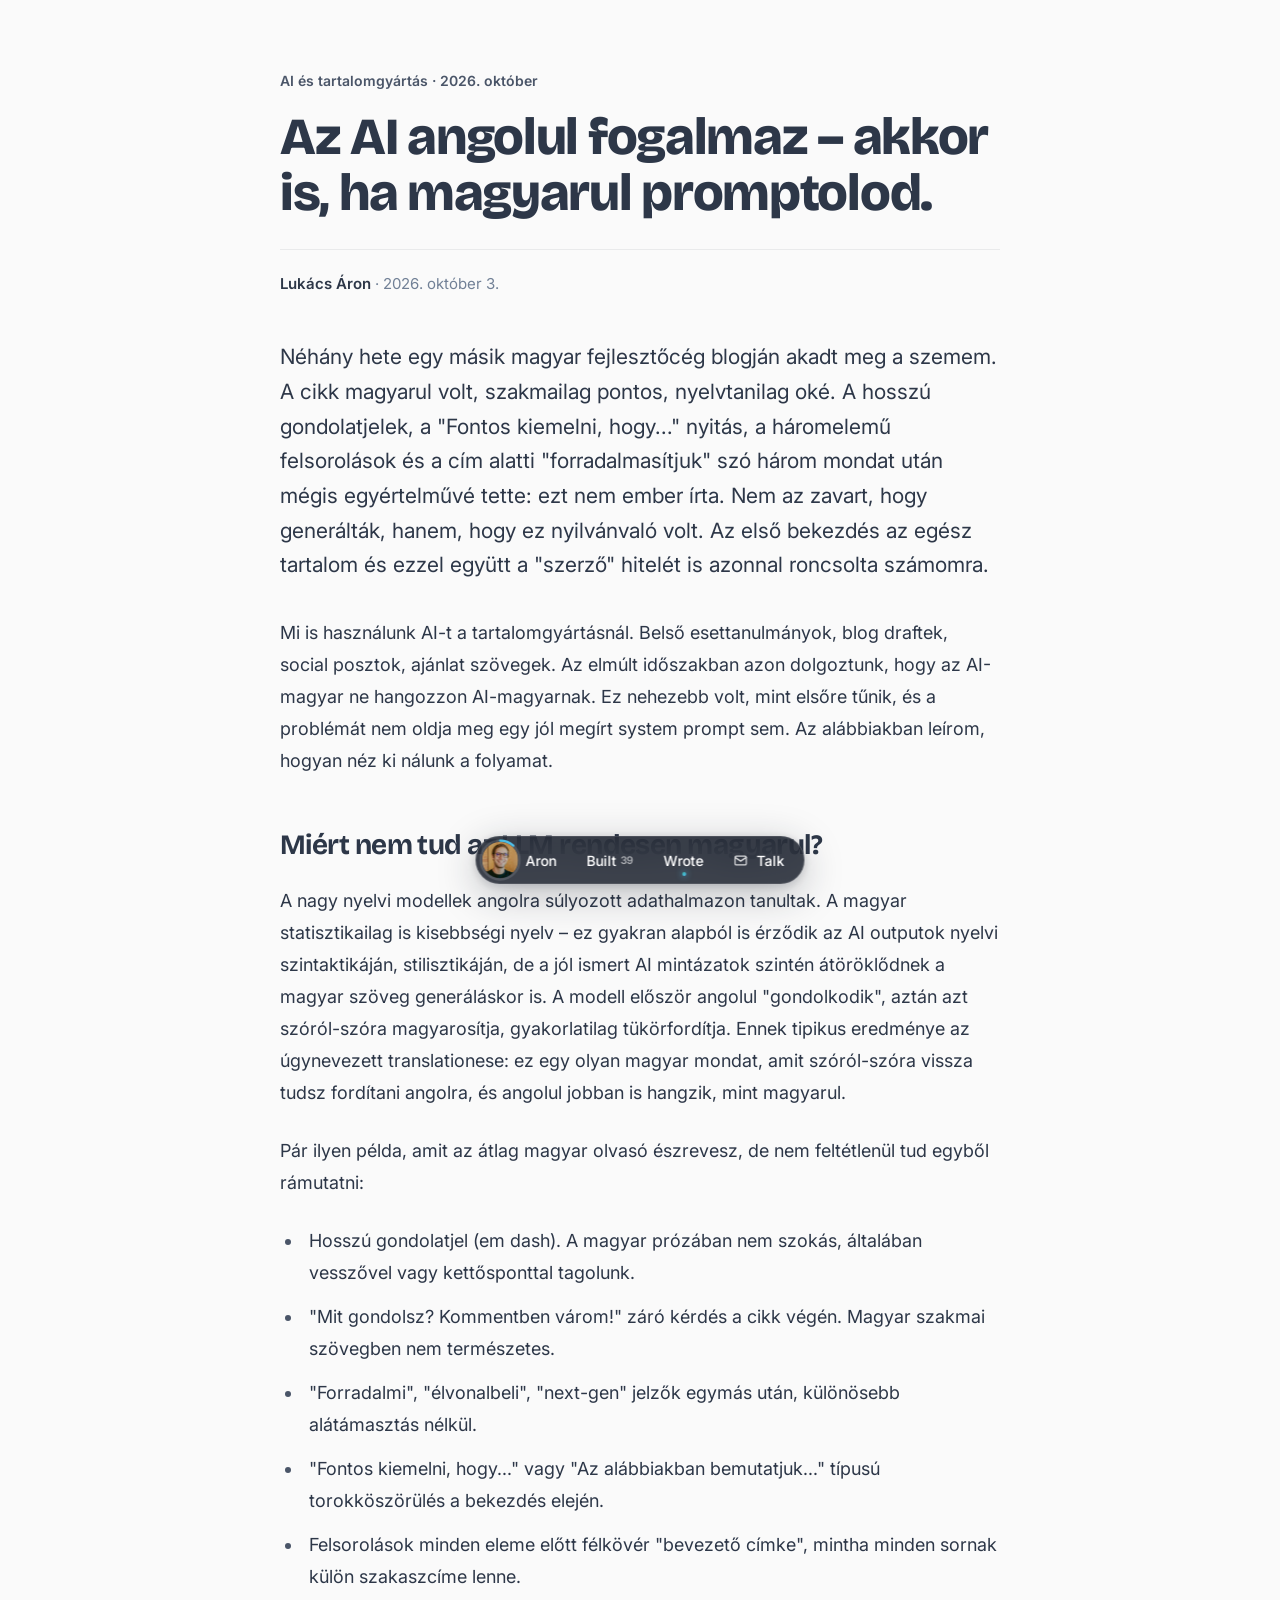
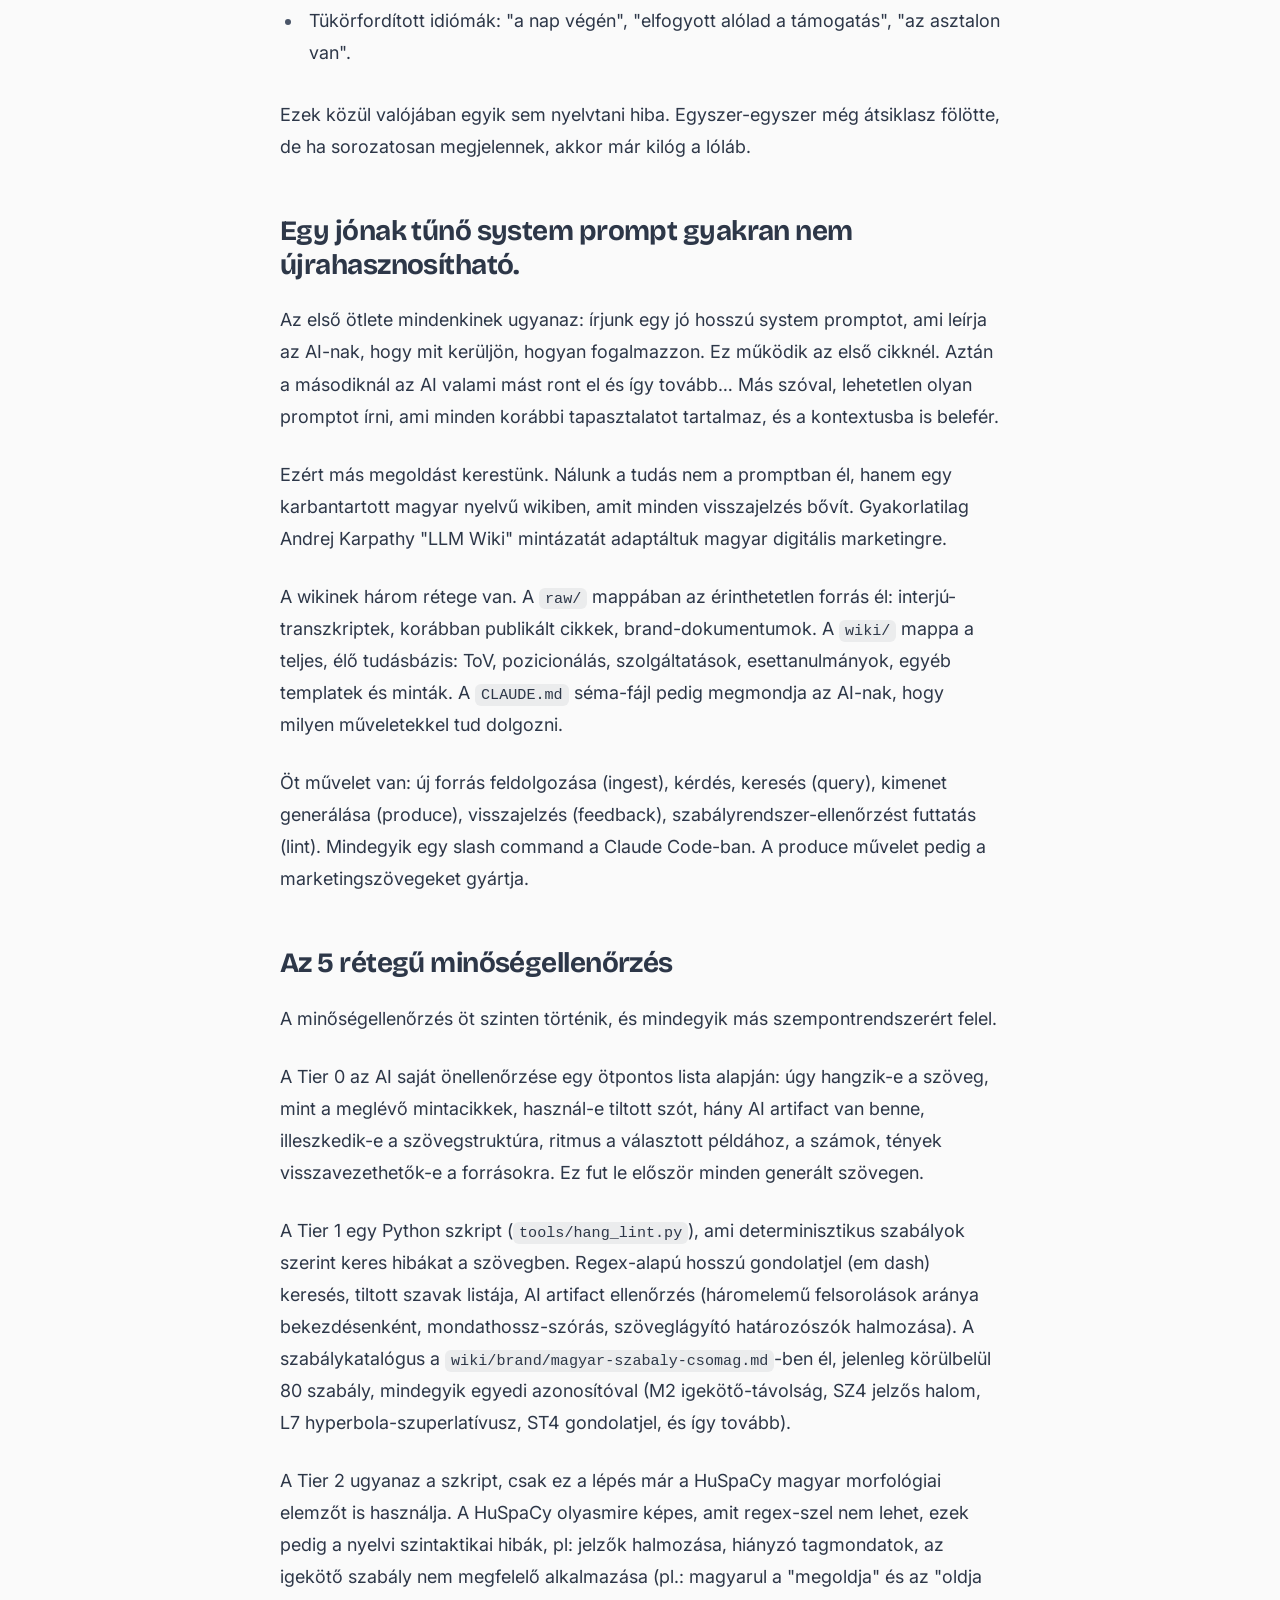
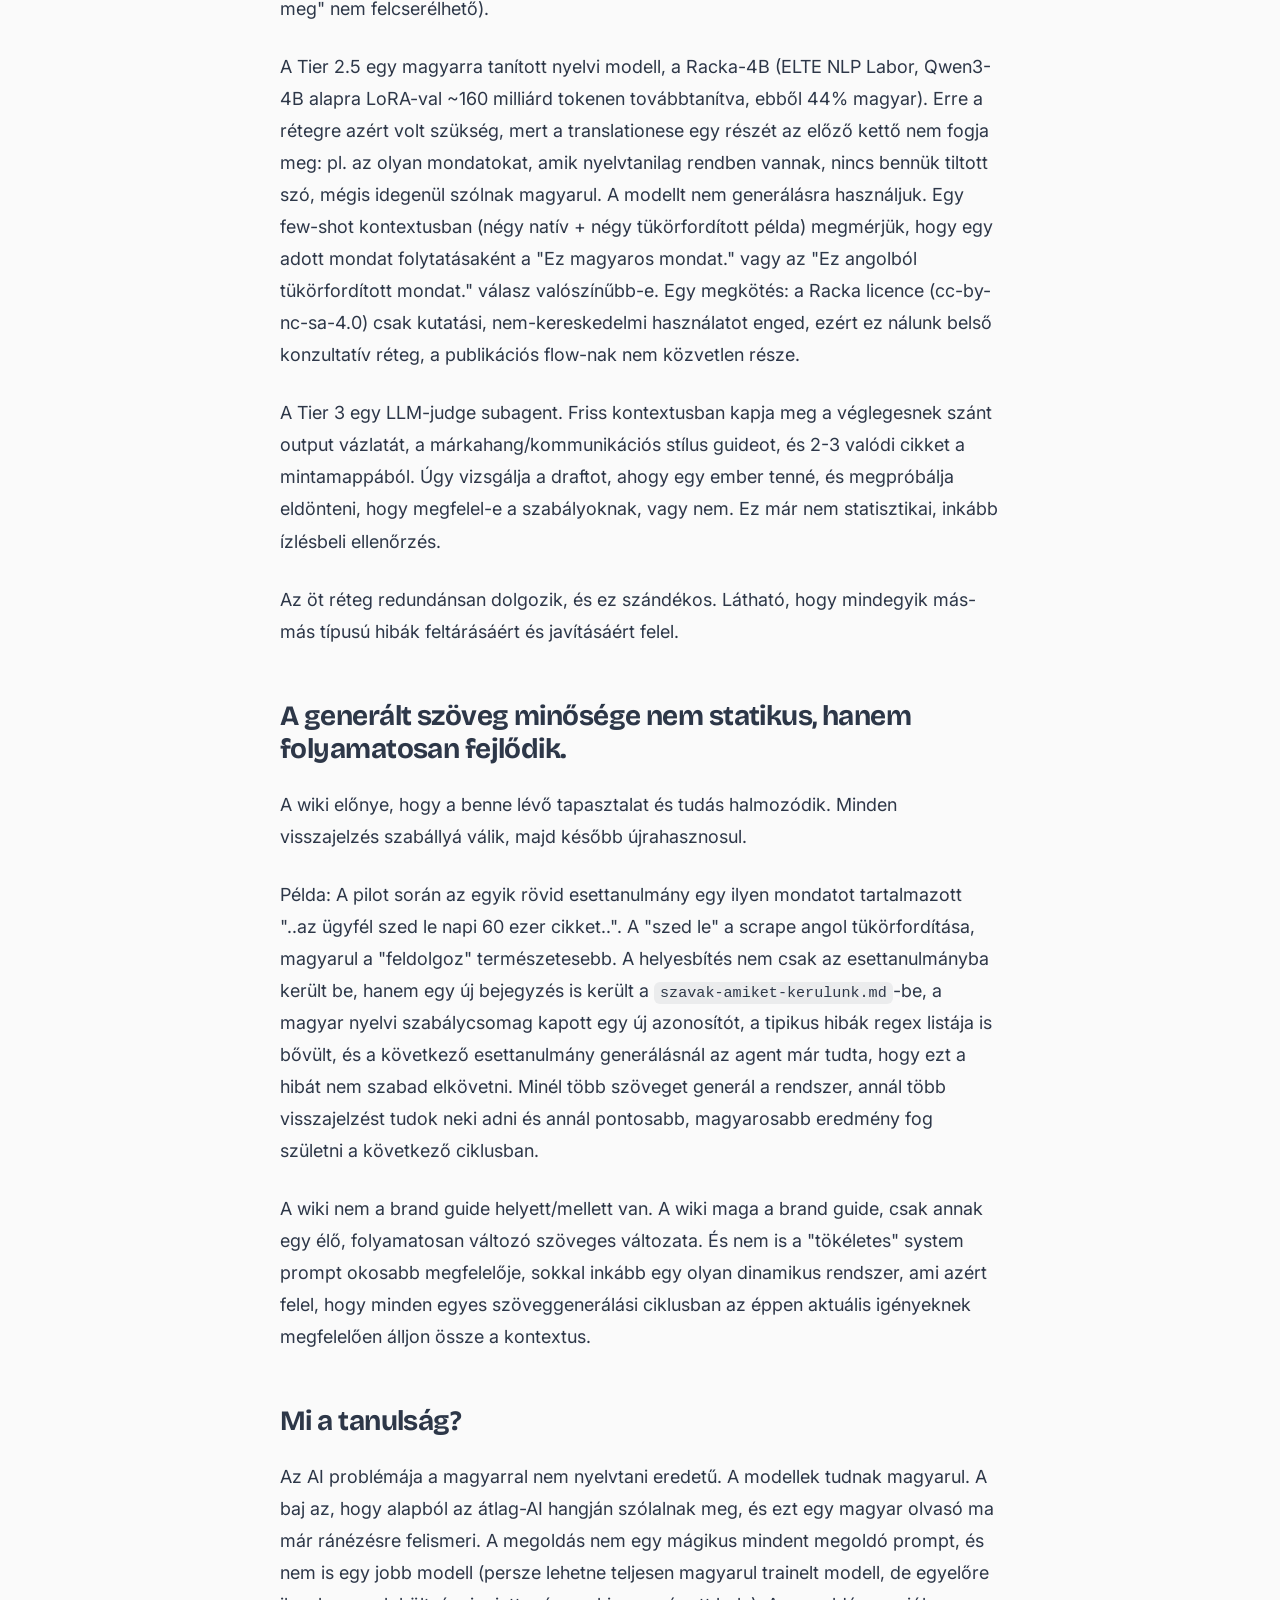
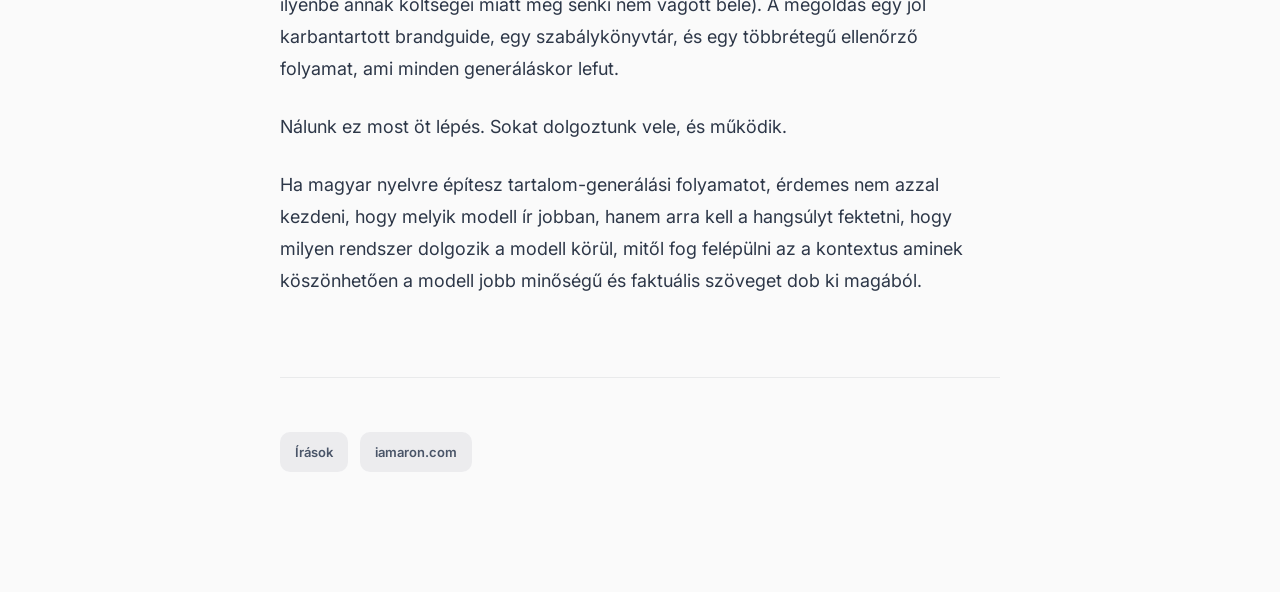
<file: ai-magyarul.html>
<!DOCTYPE html>
<html lang="hu">
<head>
    <meta charset="UTF-8">
    <meta name="viewport" content="width=device-width, initial-scale=1.0">

    <title>Az AI angolul fogalmaz – akkor is, ha magyarul promptolod | Aron Lukacs</title>
    <meta name="description" content="Miért hangzik az AI-magyar AI-magyarnak, és milyen rendszer kell a modell köré, hogy ne így legyen: egy élő magyar nyelvű wiki és ötrétegű minőségellenőrzés.">
    <meta name="author" content="Lukács Áron">
    <meta name="robots" content="index, follow">

    <link rel="canonical" href="https://iamaron.com/ai-magyarul.html">

    <meta property="og:type" content="article">
    <meta property="og:url" content="https://iamaron.com/ai-magyarul.html">
    <meta property="og:title" content="Az AI angolul fogalmaz – akkor is, ha magyarul promptolod">
    <meta property="og:description" content="Miért hangzik az AI-magyar AI-magyarnak, és milyen rendszer kell a modell köré, hogy ne így legyen.">
    <meta property="og:locale" content="hu_HU">
    <meta property="og:image" content="https://iamaron.com/opengraph.png">
    <meta property="og:site_name" content="Aron Lukacs">
    <meta property="article:author" content="Lukács Áron">
    <meta property="article:published_time" content="2026-10-03">

    <meta property="twitter:card" content="summary_large_image">
    <meta property="twitter:title" content="Az AI angolul fogalmaz – akkor is, ha magyarul promptolod">
    <meta property="twitter:description" content="Miért hangzik az AI-magyar AI-magyarnak, és milyen rendszer kell a modell köré, hogy ne így legyen.">
    <meta property="twitter:image" content="https://iamaron.com/opengraph.png">

    <link rel="icon" href="data:image/svg+xml,<svg xmlns=%22http://www.w3.org/2000/svg%22 viewBox=%220 0 100 100%22><text y=%22.9em%22 font-size=%2290%22>🇭🇺</text></svg>">

    <link rel="preconnect" href="https://fonts.googleapis.com">
    <link rel="preconnect" href="https://fonts.gstatic.com" crossorigin>
    <link href="https://fonts.googleapis.com/css2?family=Inter:wght@400;500;600;700;800&family=Bricolage+Grotesque:wght@400;500;600;700;800&family=Instrument+Serif&display=swap" rel="stylesheet">
    <link rel="stylesheet" href="styles.css">
    <link rel="stylesheet" href="article.css">
    <link rel="stylesheet" href="island.css">

    <script type="application/ld+json">
    {
        "@context": "https://schema.org",
        "@type": "Article",
        "headline": "Az AI angolul fogalmaz – akkor is, ha magyarul promptolod",
        "inLanguage": "hu",
        "author": {"@type": "Person", "name": "Lukács Áron", "url": "https://iamaron.com"},
        "datePublished": "2026-10-03",
        "mainEntityOfPage": "https://iamaron.com/ai-magyarul.html"
    }
    </script>
</head>
<body>
    <div class="article-page">

        <article class="article">
            <div class="article-header">
                <p class="article-kicker">AI és tartalomgyártás · 2026. október</p>
                <h1>Az AI angolul fogalmaz – akkor is, ha magyarul promptolod.</h1>
                <div class="article-byline">
                    <strong>Lukács Áron</strong> · 2026. október 3.
                </div>
            </div>

            <div class="article-body">
                <p class="lead">Néhány hete egy másik magyar fejlesztőcég blogján akadt meg a szemem. A cikk magyarul volt, szakmailag pontos, nyelvtanilag oké. A hosszú gondolatjelek, a "Fontos kiemelni, hogy..." nyitás, a háromelemű felsorolások és a cím alatti "forradalmasítjuk" szó három mondat után mégis egyértelművé tette: ezt nem ember írta. Nem az zavart, hogy generálták, hanem, hogy ez nyilvánvaló volt. Az első bekezdés az egész tartalom és ezzel együtt a "szerző" hitelét is azonnal roncsolta számomra.</p>

                <p>Mi is használunk AI-t a tartalomgyártásnál. Belső esettanulmányok, blog draftek, social posztok, ajánlat szövegek. Az elmúlt időszakban azon dolgoztunk, hogy az AI-magyar ne hangozzon AI-magyarnak. Ez nehezebb volt, mint elsőre tűnik, és a problémát nem oldja meg egy jól megírt system prompt sem. Az alábbiakban leírom, hogyan néz ki nálunk a folyamat.</p>

                <h2>Miért nem tud az LLM rendesen magyarul?</h2>

                <p>A nagy nyelvi modellek angolra súlyozott adathalmazon tanultak. A magyar statisztikailag is kisebbségi nyelv – ez gyakran alapból is érződik az AI outputok nyelvi szintaktikáján, stilisztikáján, de a jól ismert AI mintázatok szintén átöröklődnek a magyar szöveg generáláskor is. A modell először angolul "gondolkodik", aztán azt szóról-szóra magyarosítja, gyakorlatilag tükörfordítja. Ennek tipikus eredménye az úgynevezett translationese: ez egy olyan magyar mondat, amit szóról-szóra vissza tudsz fordítani angolra, és angolul jobban is hangzik, mint magyarul.</p>

                <p>Pár ilyen példa, amit az átlag magyar olvasó észrevesz, de nem feltétlenül tud egyből rámutatni:</p>

                <ul>
                    <li>Hosszú gondolatjel (em dash). A magyar prózában nem szokás, általában vesszővel vagy kettősponttal tagolunk.</li>
                    <li>"Mit gondolsz? Kommentben várom!" záró kérdés a cikk végén. Magyar szakmai szövegben nem természetes.</li>
                    <li>"Forradalmi", "élvonalbeli", "next-gen" jelzők egymás után, különösebb alátámasztás nélkül.</li>
                    <li>"Fontos kiemelni, hogy..." vagy "Az alábbiakban bemutatjuk..." típusú torokköszörülés a bekezdés elején.</li>
                    <li>Felsorolások minden eleme előtt félkövér "bevezető címke", mintha minden sornak külön szakaszcíme lenne.</li>
                    <li>Tükörfordított idiómák: "a nap végén", "elfogyott alólad a támogatás", "az asztalon van".</li>
                </ul>

                <p>Ezek közül valójában egyik sem nyelvtani hiba. Egyszer-egyszer még átsiklasz fölötte, de ha sorozatosan megjelennek, akkor már kilóg a lóláb.</p>

                <h2>Egy jónak tűnő system prompt gyakran nem újrahasznosítható.</h2>

                <p>Az első ötlete mindenkinek ugyanaz: írjunk egy jó hosszú system promptot, ami leírja az AI-nak, hogy mit kerüljön, hogyan fogalmazzon. Ez működik az első cikknél. Aztán a másodiknál az AI valami mást ront el és így tovább… Más szóval, lehetetlen olyan promptot írni, ami minden korábbi tapasztalatot tartalmaz, és a kontextusba is belefér.</p>

                <p>Ezért más megoldást kerestünk. Nálunk a tudás nem a promptban él, hanem egy karbantartott magyar nyelvű wikiben, amit minden visszajelzés bővít. Gyakorlatilag Andrej Karpathy "LLM Wiki" mintázatát adaptáltuk magyar digitális marketingre.</p>

                <p>A wikinek három rétege van. A <code>raw/</code> mappában az érinthetetlen forrás él: interjú-transzkriptek, korábban publikált cikkek, brand-dokumentumok. A <code>wiki/</code> mappa a teljes, élő tudásbázis: ToV, pozicionálás, szolgáltatások, esettanulmányok, egyéb templatek és minták. A <code>CLAUDE.md</code> séma-fájl pedig megmondja az AI-nak, hogy milyen műveletekkel tud dolgozni.</p>

                <p>Öt művelet van: új forrás feldolgozása (ingest), kérdés, keresés (query), kimenet generálása (produce), visszajelzés (feedback), szabályrendszer-ellenőrzést futtatás (lint). Mindegyik egy slash command a Claude Code-ban. A produce művelet pedig a marketingszövegeket gyártja.</p>

                <h2>Az 5 rétegű minőségellenőrzés</h2>

                <p>A minőségellenőrzés öt szinten történik, és mindegyik más szempontrendszerért felel.</p>

                <p>A Tier 0 az AI saját önellenőrzése egy ötpontos lista alapján: úgy hangzik-e a szöveg, mint a meglévő mintacikkek, használ-e tiltott szót, hány AI artifact van benne, illeszkedik-e a szövegstruktúra, ritmus a választott példához, a számok, tények visszavezethetők-e a forrásokra. Ez fut le először minden generált szövegen.</p>

                <p>A Tier 1 egy Python szkript (<code>tools/hang_lint.py</code>), ami determinisztikus szabályok szerint keres hibákat a szövegben. Regex-alapú hosszú gondolatjel (em dash) keresés, tiltott szavak listája, AI artifact ellenőrzés (háromelemű felsorolások aránya bekezdésenként, mondathossz-szórás, szöveglágyító határozószók halmozása). A szabálykatalógus a <code>wiki/brand/magyar-szabaly-csomag.md</code>-ben él, jelenleg körülbelül 80 szabály, mindegyik egyedi azonosítóval (M2 igekötő-távolság, SZ4 jelzős halom, L7 hyperbola-szuperlatívusz, ST4 gondolatjel, és így tovább).</p>

                <p>A Tier 2 ugyanaz a szkript, csak ez a lépés már a HuSpaCy magyar morfológiai elemzőt is használja. A HuSpaCy olyasmire képes, amit regex-szel nem lehet, ezek pedig a nyelvi szintaktikai hibák, pl: jelzők halmozása, hiányzó tagmondatok, az igekötő szabály nem megfelelő alkalmazása (pl.: magyarul a "megoldja" és az "oldja meg" nem felcserélhető).</p>

                <p>A Tier 2.5 egy magyarra tanított nyelvi modell, a Racka-4B (ELTE NLP Labor, Qwen3-4B alapra LoRA-val ~160 milliárd tokenen továbbtanítva, ebből 44% magyar). Erre a rétegre azért volt szükség, mert a translationese egy részét az előző kettő nem fogja meg: pl. az olyan mondatokat, amik nyelvtanilag rendben vannak, nincs bennük tiltott szó, mégis idegenül szólnak magyarul. A modellt nem generálásra használjuk. Egy few-shot kontextusban (négy natív + négy tükörfordított példa) megmérjük, hogy egy adott mondat folytatásaként a "Ez magyaros mondat." vagy az "Ez angolból tükörfordított mondat." válasz valószínűbb-e. Egy megkötés: a Racka licence (cc-by-nc-sa-4.0) csak kutatási, nem-kereskedelmi használatot enged, ezért ez nálunk belső konzultatív réteg, a publikációs flow-nak nem közvetlen része.</p>

                <p>A Tier 3 egy LLM-judge subagent. Friss kontextusban kapja meg a véglegesnek szánt output vázlatát, a márkahang/kommunikációs stílus guideot, és 2-3 valódi cikket a mintamappából. Úgy vizsgálja a draftot, ahogy egy ember tenné, és megpróbálja eldönteni, hogy megfelel-e a szabályoknak, vagy nem. Ez már nem statisztikai, inkább ízlésbeli ellenőrzés.</p>

                <p>Az öt réteg redundánsan dolgozik, és ez szándékos. Látható, hogy mindegyik más-más típusú hibák feltárásáért és javításáért felel.</p>

                <h2>A generált szöveg minősége nem statikus, hanem folyamatosan fejlődik.</h2>

                <p>A wiki előnye, hogy a benne lévő tapasztalat és tudás halmozódik. Minden visszajelzés szabállyá válik, majd később újrahasznosul.</p>

                <p>Példa: A pilot során az egyik rövid esettanulmány egy ilyen mondatot tartalmazott "..az ügyfél szed le napi 60 ezer cikket..". A "szed le" a scrape angol tükörfordítása, magyarul a "feldolgoz" természetesebb. A helyesbítés nem csak az esettanulmányba került be, hanem egy új bejegyzés is került a <code>szavak-amiket-kerulunk.md</code>-be, a magyar nyelvi szabálycsomag kapott egy új azonosítót, a tipikus hibák regex listája is bővült, és a következő esettanulmány generálásnál az agent már tudta, hogy ezt a hibát nem szabad elkövetni. Minél több szöveget generál a rendszer, annál több visszajelzést tudok neki adni és annál pontosabb, magyarosabb eredmény fog születni a következő ciklusban.</p>

                <p>A wiki nem a brand guide helyett/mellett van. A wiki maga a brand guide, csak annak egy élő, folyamatosan változó szöveges változata. És nem is a "tökéletes" system prompt okosabb megfelelője, sokkal inkább egy olyan dinamikus rendszer, ami azért felel, hogy minden egyes szöveggenerálási ciklusban az éppen aktuális igényeknek megfelelően álljon össze a kontextus.</p>

                <h2>Mi a tanulság?</h2>

                <p>Az AI problémája a magyarral nem nyelvtani eredetű. A modellek tudnak magyarul. A baj az, hogy alapból az átlag-AI hangján szólalnak meg, és ezt egy magyar olvasó ma már ránézésre felismeri. A megoldás nem egy mágikus mindent megoldó prompt, és nem is egy jobb modell (persze lehetne teljesen magyarul trainelt modell, de egyelőre ilyenbe annak költségei miatt még senki nem vágott bele). A megoldás egy jól karbantartott brandguide, egy szabálykönyvtár, és egy többrétegű ellenőrző folyamat, ami minden generáláskor lefut.</p>

                <p>Nálunk ez most öt lépés. Sokat dolgoztunk vele, és működik.</p>

                <p>Ha magyar nyelvre építesz tartalom-generálási folyamatot, érdemes nem azzal kezdeni, hogy melyik modell ír jobban, hanem arra kell a hangsúlyt fektetni, hogy milyen rendszer dolgozik a modell körül, mitől fog felépülni az a kontextus aminek köszönhetően a modell jobb minőségű és faktuális szöveget dob ki magából.</p>
            </div>
        </article>

        <footer class="article-footer">
            <div class="article-footer-links">
                <a href="writing.html">Írások</a>
                <a href="/">iamaron.com</a>
            </div>
        </footer>
    </div>

    <!-- Site nav. island.js turns it into the morphing island; without JS it stays a row of links. -->
    <nav class="island" aria-label="Site" data-progress>
        <div class="island-shell">
            <div class="island-bar">
                <a class="island-home" href="/" aria-label="Aron Lukacs, home"><span class="island-avatar"><img src="aron-avatar.jpg" alt="" width="36" height="36"></span><span class="island-label">Aron</span></a>
                <a href="things.html" data-panel="built">Built<sup>39</sup></a>
                <a href="writing.html" data-panel="wrote" aria-current="page">Wrote</a>
                <a class="island-talk" href="mailto:aron.lukacs@gmail.com"><svg width="15" height="15" fill="none" stroke="currentColor" stroke-width="2" stroke-linecap="round" stroke-linejoin="round" viewBox="0 0 24 24" aria-hidden="true"><rect x="3" y="5" width="18" height="14" rx="2"/><path d="m3 7 9 6 9-6"/></svg>Talk</a>
            </div>
        </div>
    </nav>
    <script src="island.js"></script>
</body>
</html>
</file>
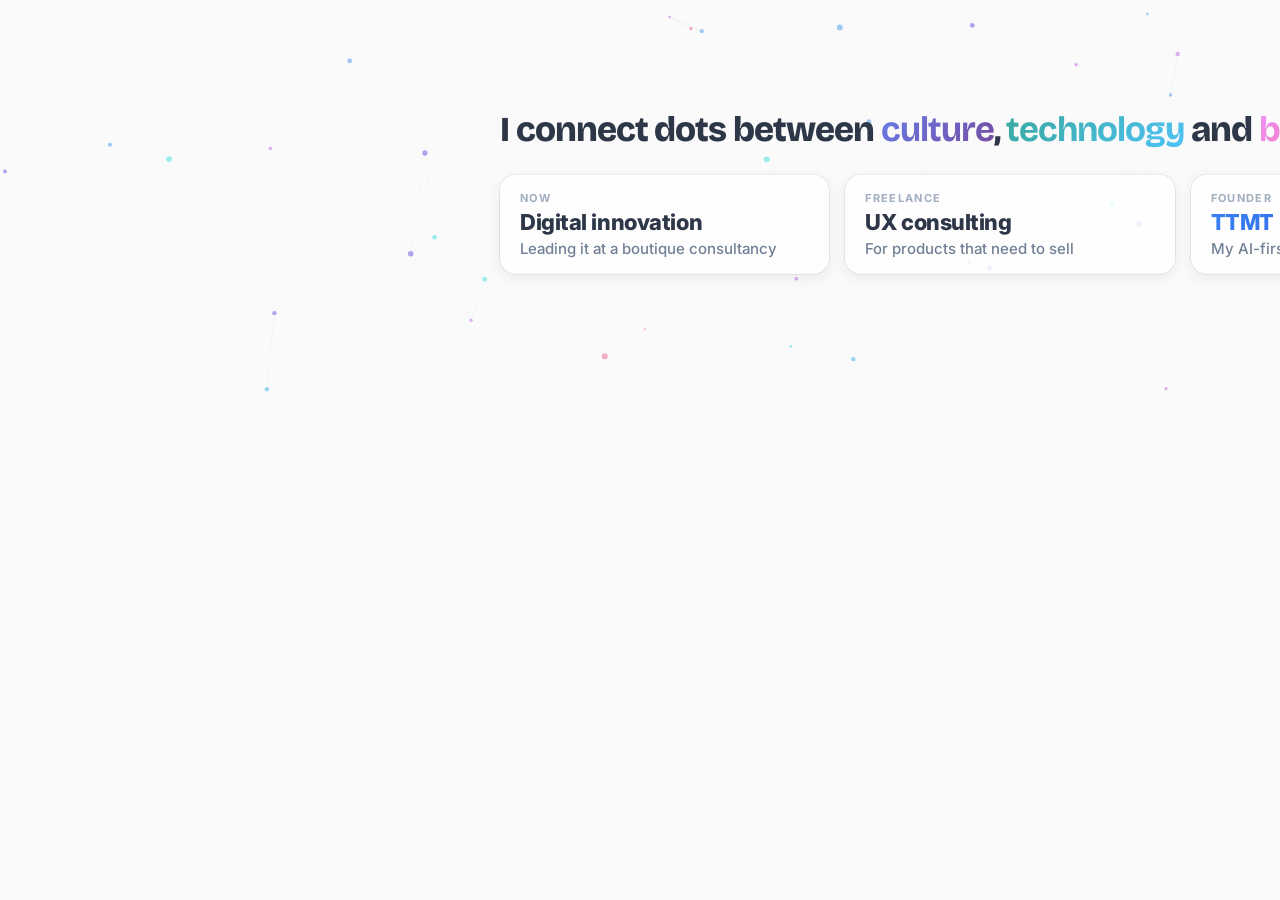
<file: linkedin-header.html>
<!DOCTYPE html>
<html lang="en">
<head>
    <meta charset="UTF-8">
    <meta name="viewport" content="width=device-width, initial-scale=1.0">
    <title>Aron Lukacs - LinkedIn Header</title>
    <link rel="preconnect" href="https://fonts.googleapis.com">
    <link rel="preconnect" href="https://fonts.gstatic.com" crossorigin>
    <link href="https://fonts.googleapis.com/css2?family=Inter:wght@400;500;600;700;800&family=Bricolage+Grotesque:wght@400;500;600;700;800&display=swap" rel="stylesheet">
    <style>
        :root {
            --color-bg: #FAFAFA;
            --color-text: #2D3748;
            --color-text-secondary: #718096;
        }

        * {
            margin: 0;
            padding: 0;
            box-sizing: border-box;
        }

        body {
            width: 1584px;
            height: 396px;
            font-family: 'Inter', -apple-system, BlinkMacSystemFont, sans-serif;
            background: var(--color-bg);
            color: var(--color-text);
            -webkit-font-smoothing: antialiased;
            -moz-osx-font-smoothing: grayscale;
            position: relative;
            overflow: hidden;
        }

        .particles-background {
            position: absolute;
            top: 0;
            left: 0;
            width: 100%;
            height: 100%;
            pointer-events: none;
            z-index: 0;
            opacity: 0.5;
        }

        .content {
            position: absolute;
            z-index: 1;
            left: 450px;
            top: 50%;
            transform: translateY(-50%);
            max-width: 1050px;
            padding: 40px 60px 40px 0;
        }

        .section-intro-text {
            margin: 0;
            line-height: 1.4;
            letter-spacing: -0.02em;
        }

        .intro-heading {
            font-size: 34px;
            font-weight: 700;
            color: var(--color-text);
            display: block;
            line-height: 1.3;
        }

        .intro-heading-hero {
            font-size: 48px;
            font-weight: 800;
            margin-bottom: 6px;
        }

        .wave {
            display: inline-block;
            animation: wave 1.5s ease-in-out infinite;
            transform-origin: 70% 70%;
        }

        @keyframes wave {
            0%, 100% { transform: rotate(0deg); }
            10%, 30% { transform: rotate(14deg); }
            20% { transform: rotate(-8deg); }
            40% { transform: rotate(14deg); }
            50% { transform: rotate(-4deg); }
            60% { transform: rotate(10deg); }
            70%, 100% { transform: rotate(0deg); }
        }

        .intro-heading-secondary {
            font-size: 24px;
            font-weight: 600;
            margin-left: 30px;
            display: block;
            margin-top: 4px;
            margin-bottom: 8px;
        }

        .intro-accent {
            font-style: normal;
            font-weight: 700;
        }

        .gradient-1a {
            background-image: linear-gradient(135deg, #667EEA, #764BA2);
            -webkit-background-clip: text;
            -webkit-text-fill-color: transparent;
            background-clip: text;
        }

        .gradient-1b {
            background-image: linear-gradient(135deg, #38A89D, #4FC3F7);
            -webkit-background-clip: text;
            -webkit-text-fill-color: transparent;
            background-clip: text;
        }

        .gradient-1c {
            background-image: linear-gradient(135deg, #F093FB, #F5576C);
            -webkit-background-clip: text;
            -webkit-text-fill-color: transparent;
            background-clip: text;
        }

        .intro-subheading-large {
            font-size: 15px;
            font-weight: 500;
            color: var(--color-text-secondary);
            display: block;
            margin-top: 10px;
            line-height: 1.5;
        }

        .intro-subheading-large.compact {
            margin-top: 5px;
        }

        .accent-strong {
            color: #4A5568;
            font-weight: 700;
        }

        /* Cover layout: the profile photo covers the bottom-left on desktop,
           so everything sits right of x=480 */
        .cover {
            position: absolute;
            z-index: 1;
            left: 500px;
            right: 64px;
            top: 50%;
            transform: translateY(-54%);
        }
        .cover-line {
            font-family: 'Bricolage Grotesque', 'Inter', sans-serif;
            font-size: 35px;
            font-weight: 800;
            line-height: 1.15;
            letter-spacing: -0.03em;
            color: var(--color-text);
            margin-bottom: 26px;
        }
        .cover-cards {
            display: flex;
            gap: 16px;
        }
        .cover-card {
            flex: 1;
            display: flex;
            flex-direction: column;
            gap: 4px;
            padding: 16px 20px;
            background: rgba(255, 255, 255, 0.85);
            border-radius: 16px;
            box-shadow: 0 4px 14px rgba(45, 55, 72, 0.08), 0 0 0 1px rgba(45, 55, 72, 0.08);
        }
        .cover-card strong {
            font-size: 22px;
            font-weight: 800;
            letter-spacing: -0.02em;
            color: var(--color-text);
        }
        .cover-card span:last-child {
            font-size: 15px;
            font-weight: 500;
            color: var(--color-text-secondary);
        }
        .cover-kicker {
            font-size: 11px;
            font-weight: 700;
            letter-spacing: 0.12em;
            text-transform: uppercase;
            color: #A0AEC0;
        }
        .cover-card.is-ttmt strong {
            background-image: linear-gradient(135deg, #3B82F6, #1D4ED8);
            -webkit-background-clip: text;
            -webkit-text-fill-color: transparent;
            background-clip: text;
        }
        .cover-url {
            position: absolute;
            z-index: 1;
            right: 64px;
            bottom: 22px;
            font-size: 13px;
            font-weight: 600;
            color: #A0AEC0;
            letter-spacing: 0.02em;
        }
    </style>
</head>
<body>
    <canvas id="particles-canvas" class="particles-background"></canvas>

    <div class="cover">
        <h1 class="cover-line">I connect dots between <em class="intro-accent gradient-1a">culture</em>, <em class="intro-accent gradient-1b">technology</em> and <em class="intro-accent gradient-1c">business</em>.</h1>
        <div class="cover-cards">
            <div class="cover-card">
                <span class="cover-kicker">Now</span>
                <strong>Digital innovation</strong>
                <span>Leading it at a boutique consultancy</span>
            </div>
            <div class="cover-card">
                <span class="cover-kicker">Freelance</span>
                <strong>UX consulting</strong>
                <span>For products that need to sell</span>
            </div>
            <div class="cover-card is-ttmt">
                <span class="cover-kicker">Founder</span>
                <strong>TTMT</strong>
                <span>My AI-first startup, run solo</span>
            </div>
        </div>
    </div>
    <div class="cover-url">iamaron.com</div>

    <script>
        (function() {
            const canvas = document.getElementById('particles-canvas');
            if (!canvas) return;

            const ctx = canvas.getContext('2d');
            if (!ctx) return;

            let particles = [];
            let mouse = { x: 0, y: 0 };
            let animationFrameId;

            // Particle colors - vibrant and colorful
            const colors = [
                'hsl(210, 80%, 60%)',   // vibrant blue
                'hsl(280, 70%, 65%)',   // purple
                'hsl(340, 75%, 65%)',   // pink
                'hsl(180, 70%, 55%)',   // cyan
                'hsl(250, 75%, 60%)',   // indigo
                'hsl(200, 80%, 58%)',   // sky blue
            ];

            // Set canvas size
            function resizeCanvas() {
                canvas.width = 1584;
                canvas.height = 396;
                initParticles();
            }

            // Initialize particles
            function initParticles() {
                const particleCount = Math.floor((canvas.width * canvas.height) / 15000);
                particles = [];

                for (let i = 0; i < particleCount; i++) {
                    particles.push({
                        x: Math.random() * canvas.width,
                        y: Math.random() * canvas.height,
                        vx: (Math.random() - 0.5) * 0.5,
                        vy: (Math.random() - 0.5) * 0.5,
                        color: colors[Math.floor(Math.random() * colors.length)],
                        radius: Math.random() * 2 + 1,
                    });
                }
            }

            // Mouse move handler
            function handleMouseMove(e) {
                mouse.x = e.clientX;
                mouse.y = e.clientY;
            }

            // Animation loop
            function animate() {
                ctx.clearRect(0, 0, canvas.width, canvas.height);

                // Update and draw particles
                particles.forEach((particle, i) => {
                    // Move particle
                    particle.x += particle.vx;
                    particle.y += particle.vy;

                    // Bounce off edges
                    if (particle.x < 0 || particle.x > canvas.width) particle.vx *= -1;
                    if (particle.y < 0 || particle.y > canvas.height) particle.vy *= -1;

                    // Subtle mouse interaction
                    const dx = mouse.x - particle.x;
                    const dy = mouse.y - particle.y;
                    const dist = Math.sqrt(dx * dx + dy * dy);
                    if (dist < 150) {
                        const force = (150 - dist) / 150;
                        particle.x -= (dx / dist) * force * 0.5;
                        particle.y -= (dy / dist) * force * 0.5;
                    }

                    // Draw particle
                    ctx.beginPath();
                    ctx.arc(particle.x, particle.y, particle.radius, 0, Math.PI * 2);
                    ctx.fillStyle = particle.color;
                    ctx.fill();

                    // Draw connections
                    particles.slice(i + 1).forEach((otherParticle) => {
                        const dx = particle.x - otherParticle.x;
                        const dy = particle.y - otherParticle.y;
                        const distance = Math.sqrt(dx * dx + dy * dy);

                        if (distance < 150) {
                            ctx.beginPath();
                            ctx.moveTo(particle.x, particle.y);
                            ctx.lineTo(otherParticle.x, otherParticle.y);

                            // Opacity based on distance
                            const opacity = (1 - distance / 150) * 0.3;

                            // Create gradient for line
                            const gradient = ctx.createLinearGradient(
                                particle.x,
                                particle.y,
                                otherParticle.x,
                                otherParticle.y
                            );

                            const particleColorWithOpacity = particle.color.replace(')', `, ${opacity})`).replace('hsl', 'hsla');
                            const otherColorWithOpacity = otherParticle.color.replace(')', `, ${opacity})`).replace('hsl', 'hsla');

                            gradient.addColorStop(0, particleColorWithOpacity);
                            gradient.addColorStop(1, otherColorWithOpacity);

                            ctx.strokeStyle = gradient;
                            ctx.lineWidth = 0.5;
                            ctx.stroke();
                        }
                    });
                });

                animationFrameId = requestAnimationFrame(animate);
            }

            // Initialize
            resizeCanvas();
            window.addEventListener('mousemove', handleMouseMove);
            animate();
        })();
    </script>
</body>
</html>
</file>
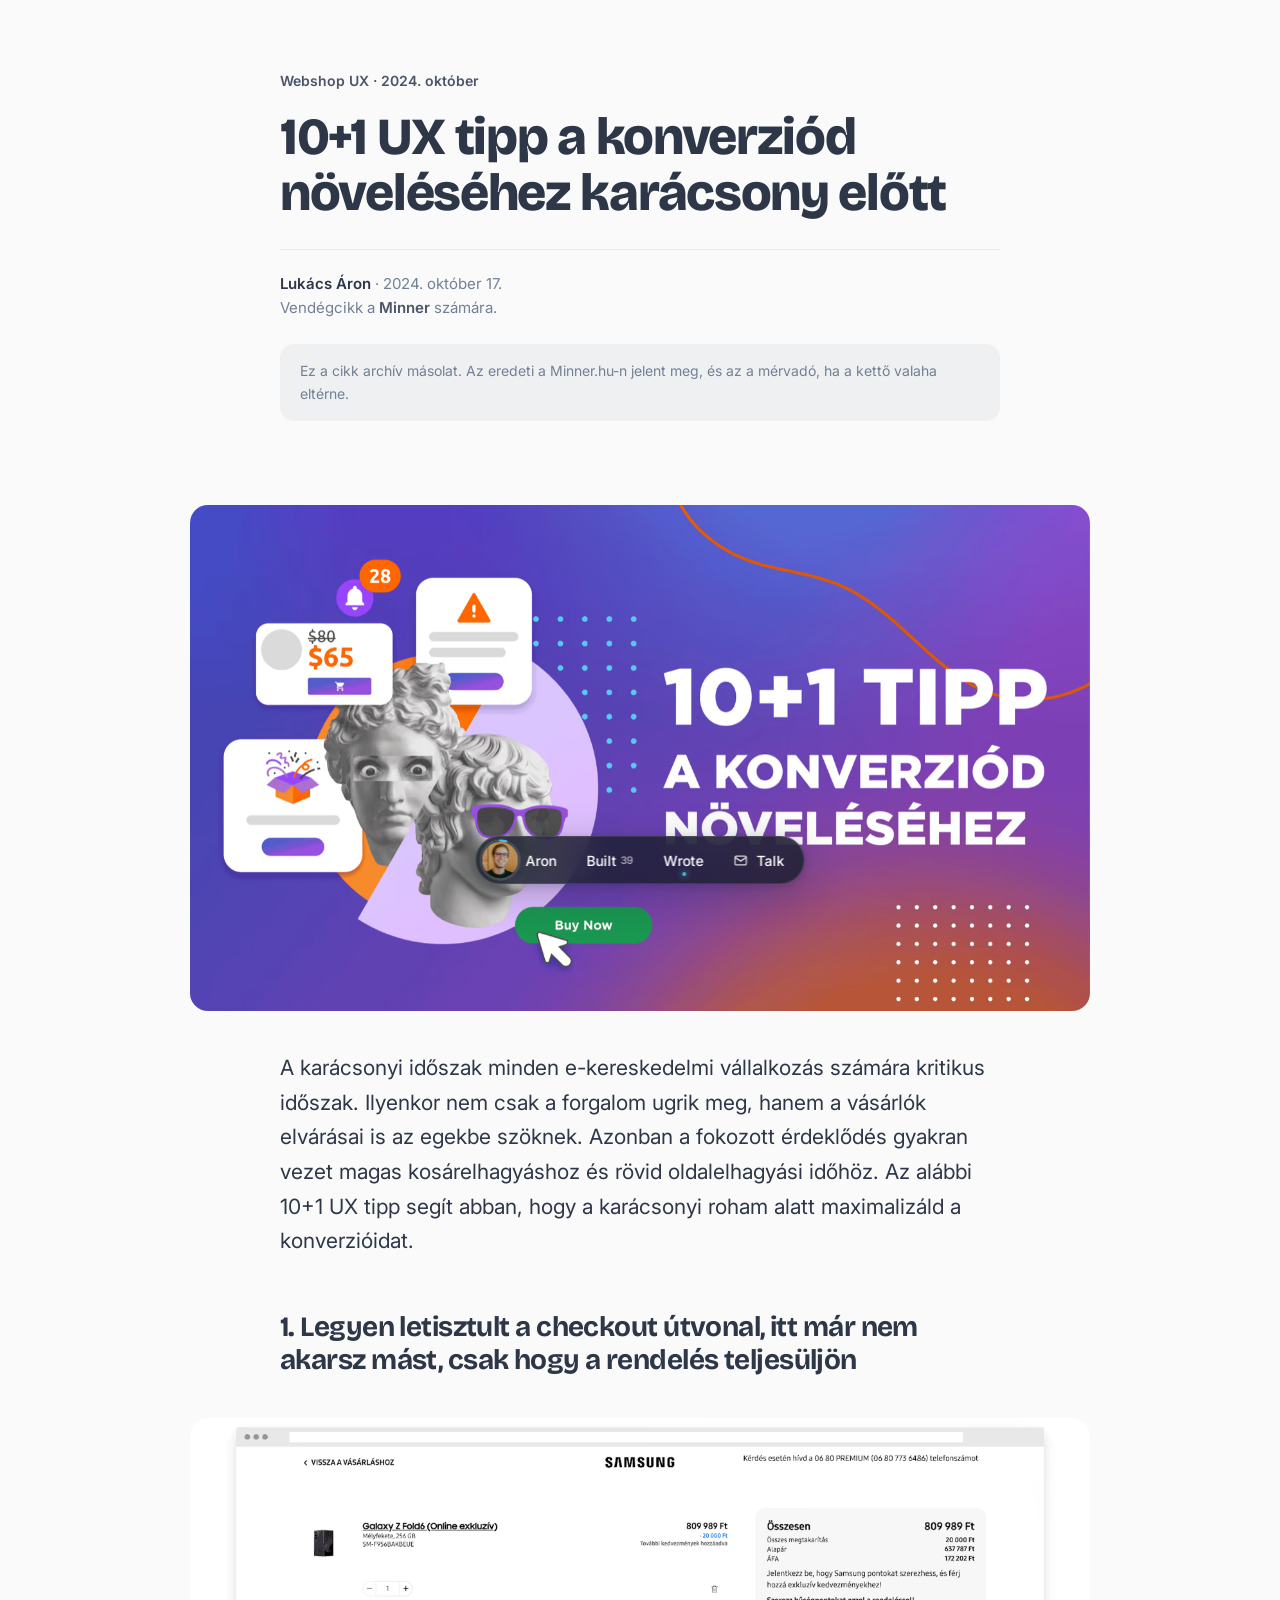
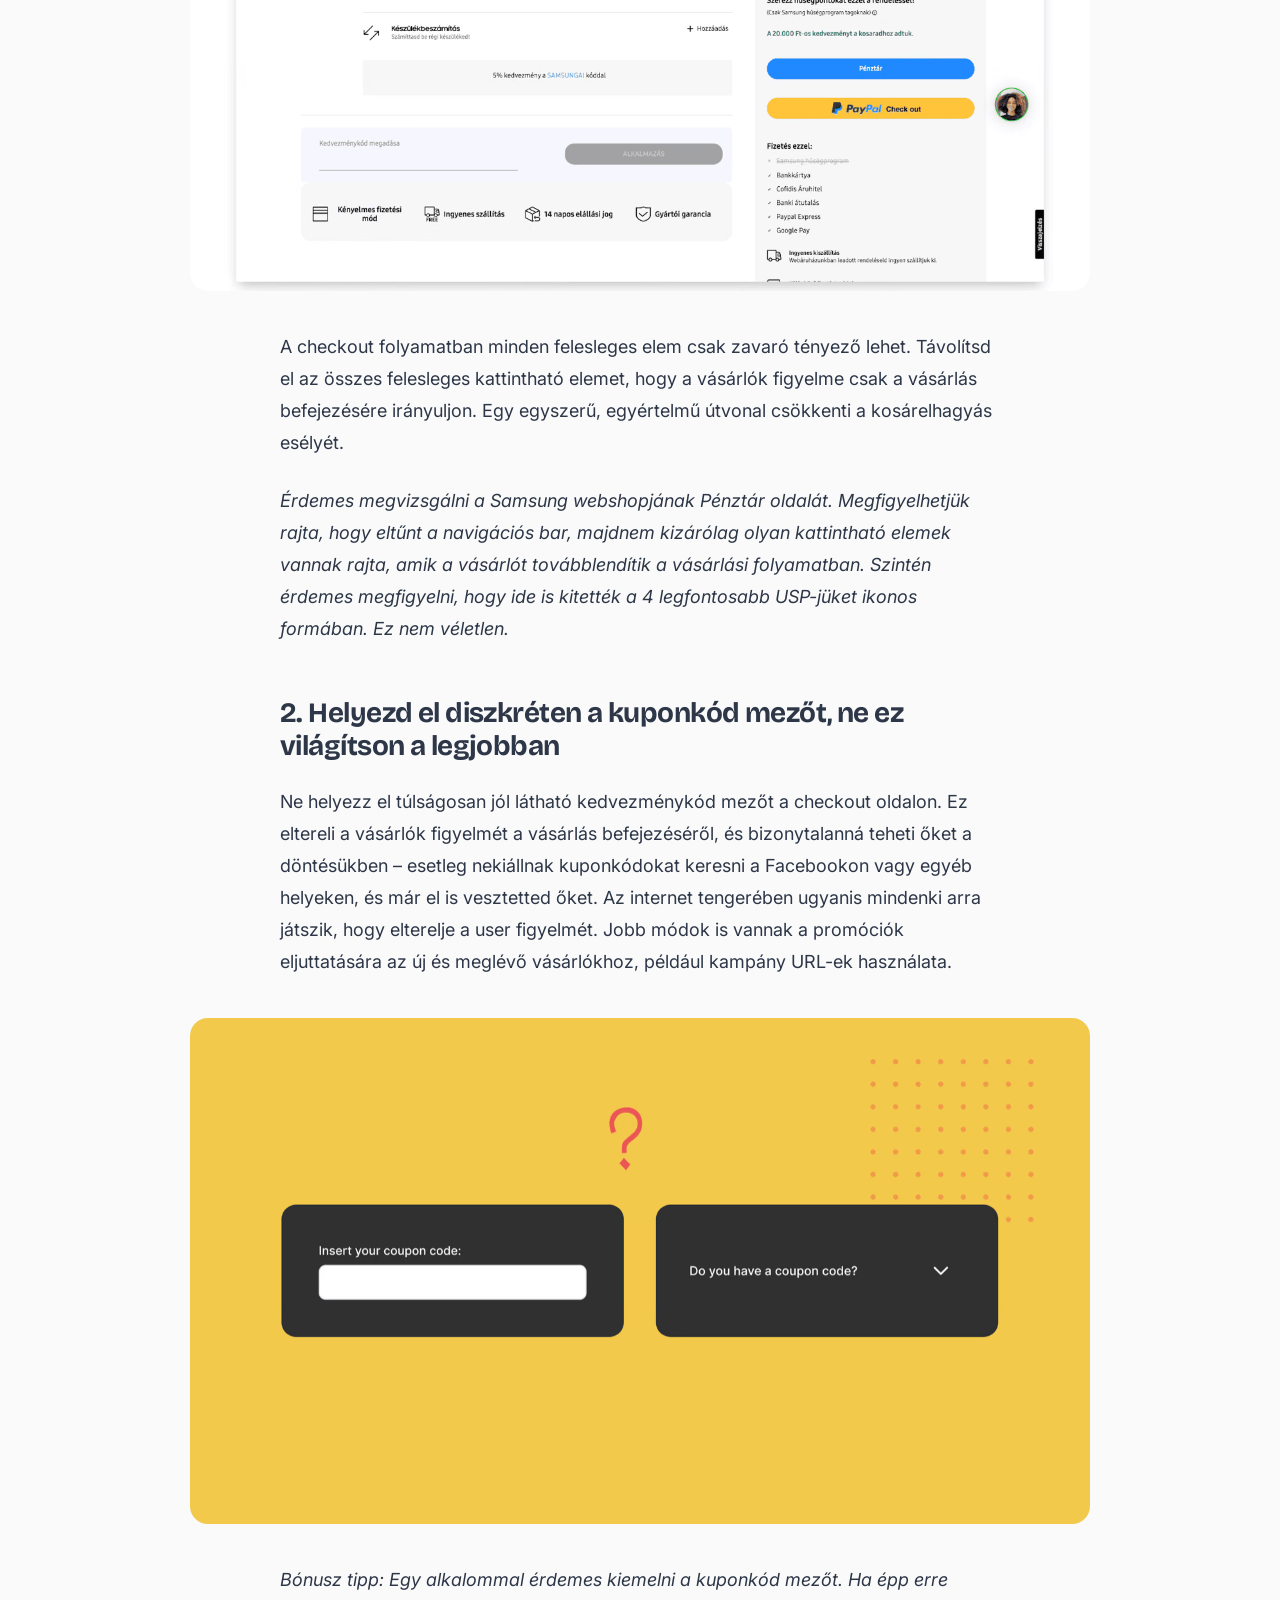
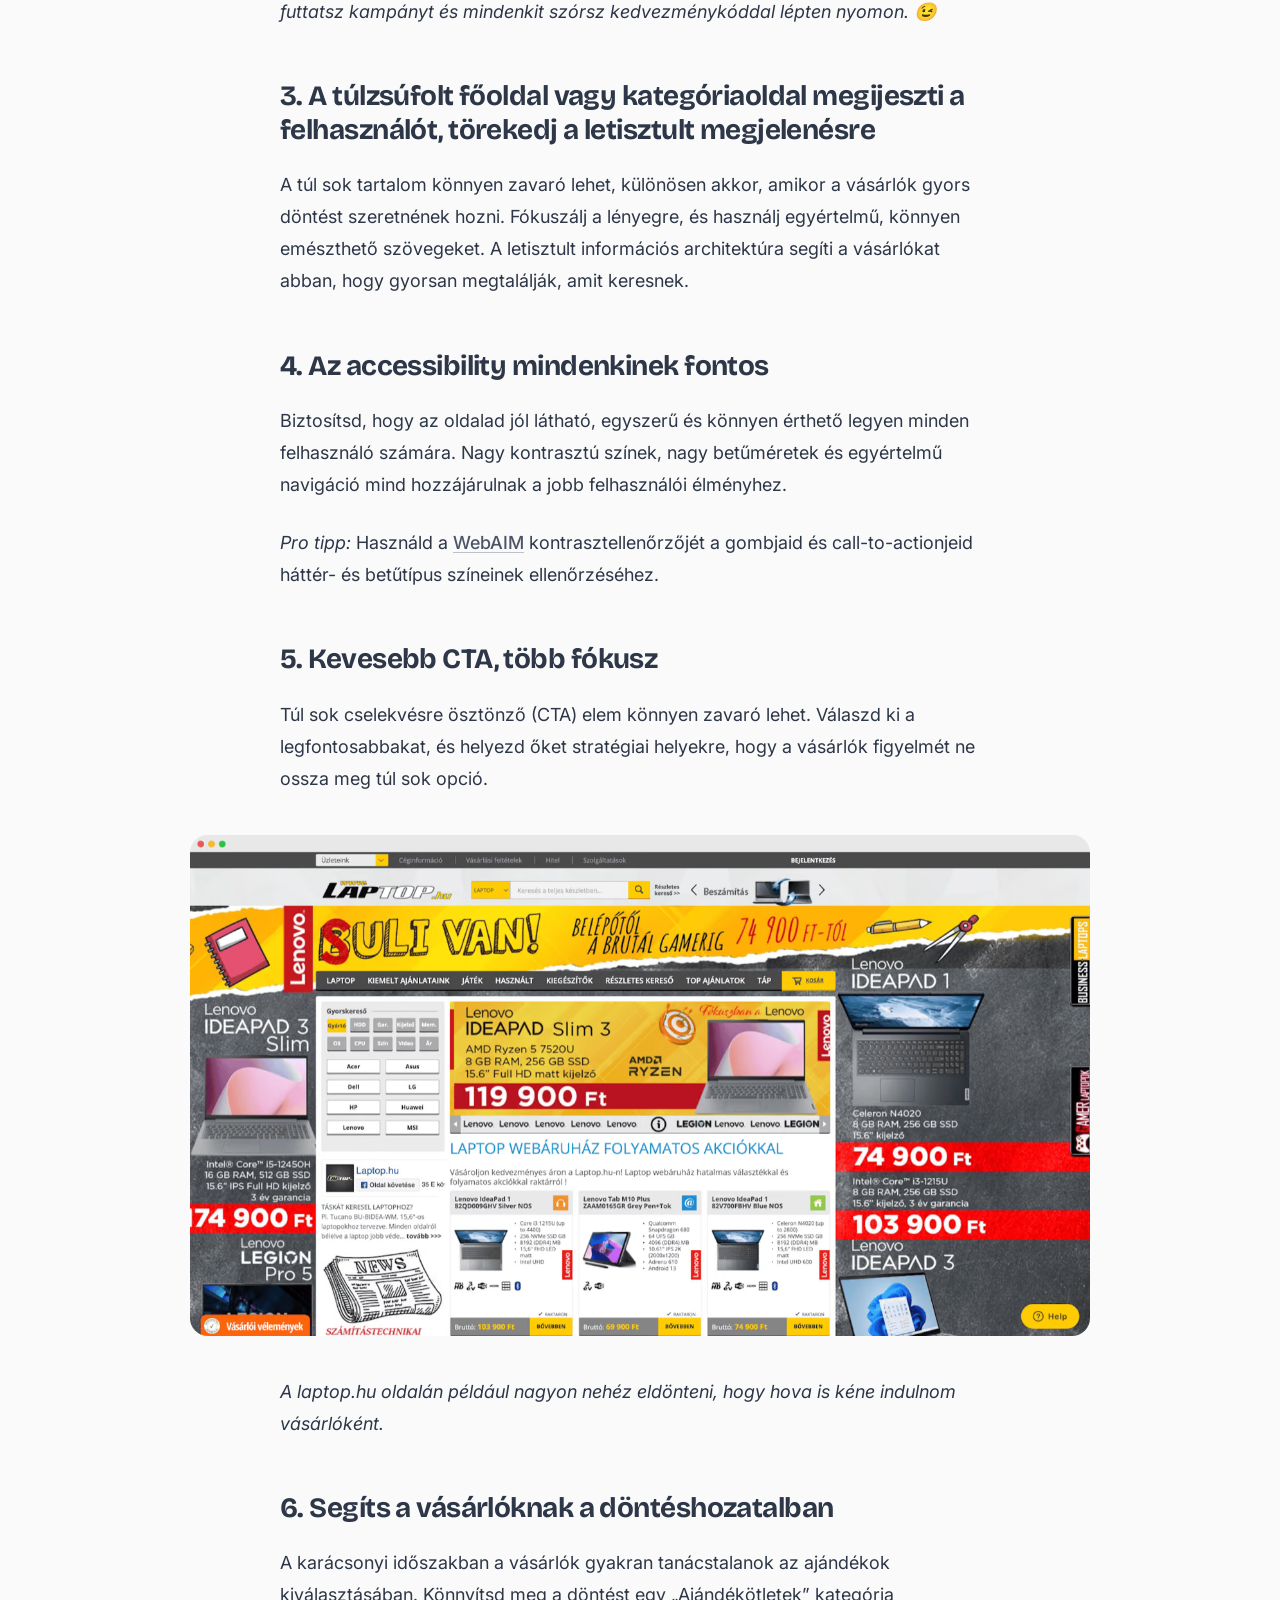
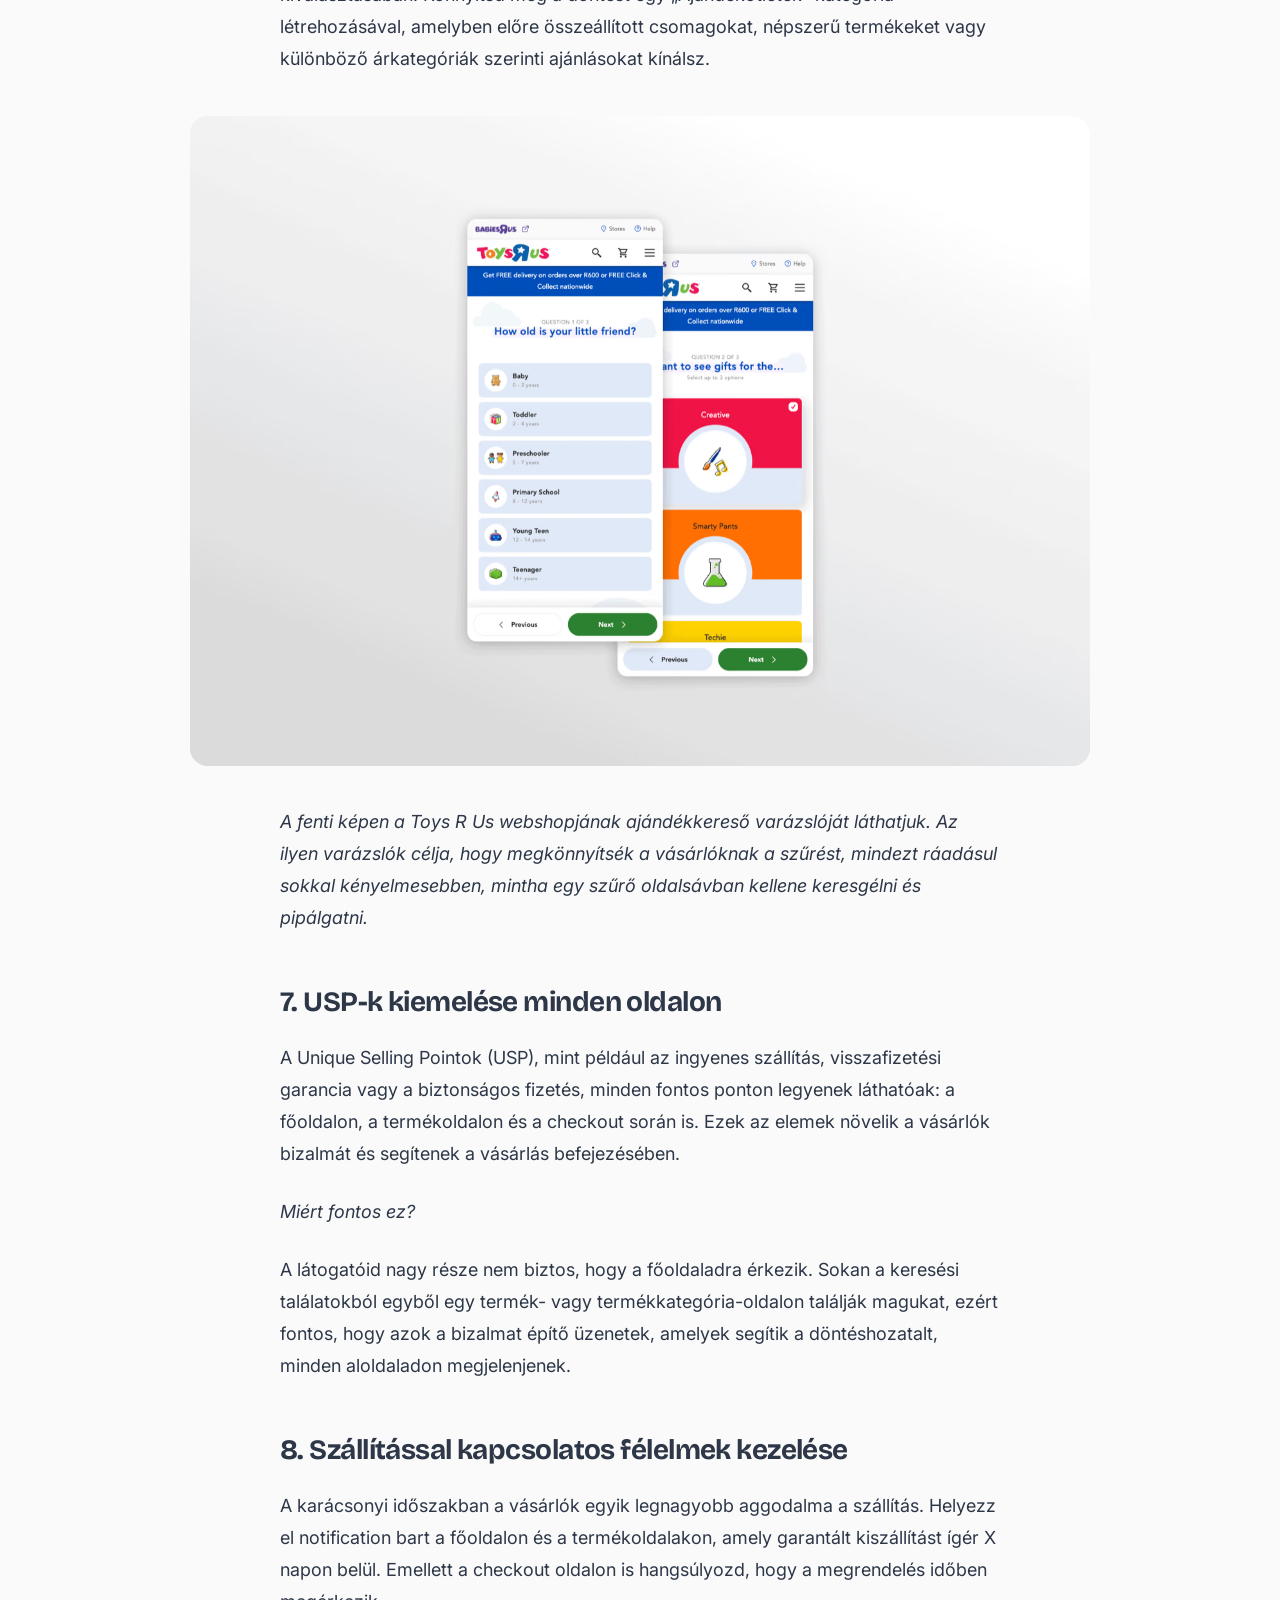
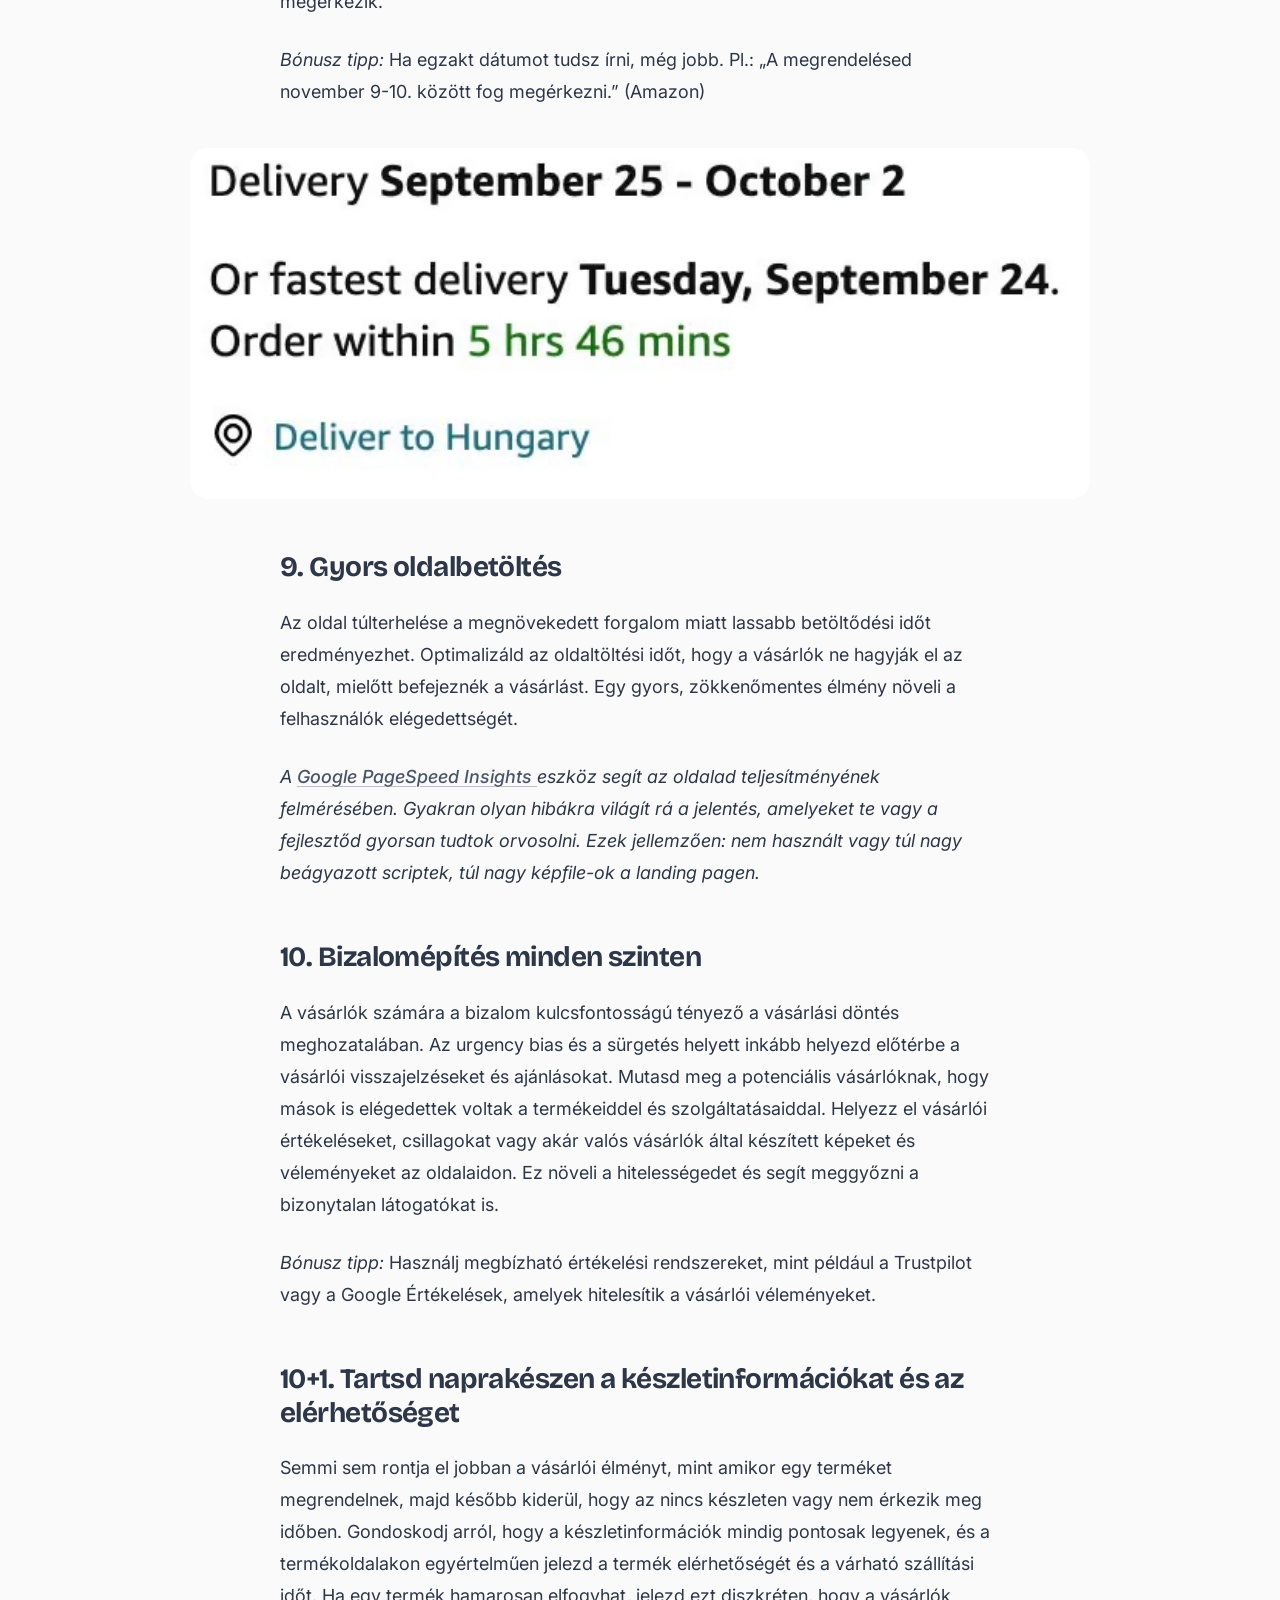
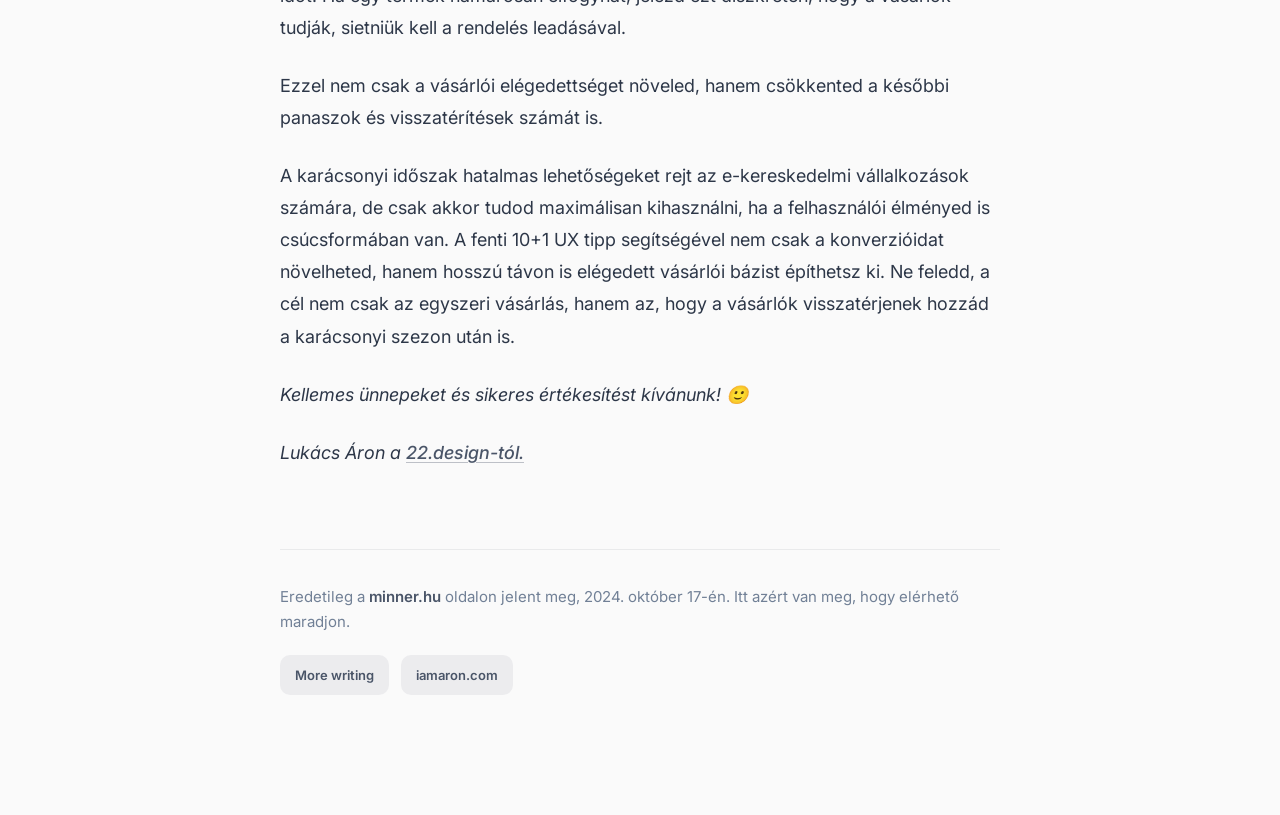
<file: minner-ux-tippek.html>
<!DOCTYPE html>
<html lang="hu">
<head>
    <meta charset="UTF-8">
    <meta name="viewport" content="width=device-width, initial-scale=1.0">

    <title>10+1 UX tipp a konverziód növeléséhez karácsony előtt | Aron Lukacs</title>
    <meta name="description" content="Tíz és egy gyakorlati UX-javaslat webshopoknak a karácsonyi szezonra: checkout, keresés, szállítási információ, mobil és sebesség. A Minner.hu-nak írt vendégcikk.">
    <meta name="author" content="Lukács Áron">
    <meta name="robots" content="index, follow">

    <link rel="canonical" href="https://minner.hu/10-ux-tipp-a-konverziod-novelesehez-karacsony-elott/">

    <meta property="og:type" content="article">
    <meta property="og:url" content="https://iamaron.com/minner-ux-tippek.html">
    <meta property="og:title" content="10+1 UX tipp a konverziód növeléséhez karácsony előtt">
    <meta property="og:description" content="Tíz és egy gyakorlati UX-javaslat webshopoknak a karácsonyi szezonra: checkout, keresés, szállítási információ, mobil és sebesség. A Minner.hu-nak írt vendégcikk.">
    <meta property="og:locale" content="hu_HU">
    <meta property="og:image" content="https://iamaron.com/photos/minner/ux-tipp-minner-konverzio.webp">
    <meta property="og:site_name" content="Aron Lukacs">
    <meta property="article:author" content="Lukács Áron">
    <meta property="article:published_time" content="2024-10-17T15:07:15+02:00">

    <meta property="twitter:card" content="summary_large_image">
    <meta property="twitter:title" content="10+1 UX tipp a konverziód növeléséhez karácsony előtt">
    <meta property="twitter:description" content="Tíz és egy gyakorlati UX-javaslat webshopoknak a karácsonyi szezonra: checkout, keresés, szállítási információ, mobil és sebesség. A Minner.hu-nak írt vendégcikk.">

    <link rel="icon" href="data:image/svg+xml,<svg xmlns=%22http://www.w3.org/2000/svg%22 viewBox=%220 0 100 100%22><text y=%22.9em%22 font-size=%2290%22>🛒</text></svg>">

    <link rel="preconnect" href="https://fonts.googleapis.com">
    <link rel="preconnect" href="https://fonts.gstatic.com" crossorigin>
    <link href="https://fonts.googleapis.com/css2?family=Inter:wght@400;500;600;700;800&family=Bricolage+Grotesque:wght@400;500;600;700;800&family=Instrument+Serif&display=swap" rel="stylesheet">
    <link rel="stylesheet" href="styles.css">
    <link rel="stylesheet" href="article.css">
    <link rel="stylesheet" href="island.css">

    <script type="application/ld+json">
    {
        "@context": "https://schema.org",
        "@type": "Article",
        "headline": "10+1 UX tipp a konverziód növeléséhez karácsony előtt",
        "inLanguage": "hu",
        "author": {"@type": "Person", "name": "Lukács Áron"},
        "datePublished": "2024-10-17T15:07:15+02:00",
        "publisher": {"@type": "Organization", "name": "Minner"},
        "mainEntityOfPage": "https://minner.hu/10-ux-tipp-a-konverziod-novelesehez-karacsony-elott/"
    }
    </script>
</head>
<body>
    <div class="article-page">

        <article class="article">
            <div class="article-header">
                <p class="article-kicker">Webshop UX · 2024. október</p>
                <h1>10+1 UX tipp a konverziód növeléséhez karácsony előtt</h1>
                <div class="article-byline">
                    <strong>Lukács Áron</strong> · 2024. október 17.<br>
                    Vendégcikk a <a href="https://minner.hu/10-ux-tipp-a-konverziod-novelesehez-karacsony-elott/" target="_blank" rel="noopener noreferrer">Minner</a> számára.
                </div>
                <p class="editor-note">Ez a cikk archív másolat. Az eredeti a Minner.hu-n jelent meg, és az a mérvadó, ha a kettő valaha eltérne.</p>
            </div>

            <div class="article-body">
                <figure class="wide">
                    <picture>
                        <source srcset="photos/minner/ux-tipp-minner-konverzio.avif" type="image/avif">
                        <img src="photos/minner/ux-tipp-minner-konverzio.webp" width="1400" height="787" loading="lazy" decoding="async" alt="Webshop UX-tippek a karácsonyi szezonra">
                    </picture>
                </figure>
                <p class="lead">A karácsonyi időszak minden e-kereskedelmi vállalkozás számára kritikus időszak. Ilyenkor nem csak a forgalom ugrik meg, hanem a vásárlók elvárásai is az egekbe szöknek. Azonban a fokozott érdeklődés gyakran vezet magas kosárelhagyáshoz és rövid oldalelhagyási időhöz. Az alábbi 10+1 UX tipp segít abban, hogy a karácsonyi roham alatt maximalizáld a konverzióidat.</p>
                <h2>1. Legyen letisztult a checkout útvonal, itt már nem akarsz mást, csak hogy a rendelés teljesüljön</h2>
                <figure class="wide">
                    <picture>
                        <source srcset="photos/minner/ux-samsung-penztar.avif" type="image/avif">
                        <img src="photos/minner/ux-samsung-penztar.webp" width="1400" height="735" loading="lazy" decoding="async" alt="A Samsung letisztult pénztár oldala, zavaró elemek nélkül">
                    </picture>
                </figure>
                <p>A checkout folyamatban minden felesleges elem csak zavaró tényező lehet. Távolítsd el az összes felesleges kattintható elemet, hogy a vásárlók figyelme csak a vásárlás befejezésére irányuljon. Egy egyszerű, egyértelmű útvonal csökkenti a kosárelhagyás esélyét.</p>
                <p><em>Érdemes megvizsgálni a Samsung webshopjának Pénztár oldalát. Megfigyelhetjük rajta, hogy eltűnt a navigációs bar, majdnem kizárólag olyan kattintható elemek vannak rajta, amik a vásárlót továbblendítik a vásárlási folyamatban. Szintén érdemes megfigyelni, hogy ide is kitették a 4 legfontosabb USP-jüket ikonos formában. Ez nem véletlen.</em></p>
                <h2>2. Helyezd el diszkréten a kuponkód mezőt, ne ez világítson a legjobban</h2>
                <p>Ne helyezz el túlságosan jól látható kedvezménykód mezőt a checkout oldalon. Ez eltereli a vásárlók figyelmét a vásárlás befejezéséről, és bizonytalanná teheti őket a döntésükben – esetleg nekiállnak kuponkódokat keresni a Facebookon vagy egyéb helyeken, és már el is vesztetted őket. Az internet tengerében ugyanis mindenki arra játszik, hogy elterelje a user figyelmét. Jobb módok is vannak a promóciók eljuttatására az új és meglévő vásárlókhoz, például kampány URL-ek használata.</p>
                <figure class="wide">
                    <picture>
                        <source srcset="photos/minner/kuponkod-ux-minner.avif" type="image/avif">
                        <img src="photos/minner/kuponkod-ux-minner.webp" width="1400" height="787" loading="lazy" decoding="async" alt="Diszkréten elhelyezett kuponkód mező a kosárban">
                    </picture>
                </figure>
                <p><em>Bónusz tipp: Egy alkalommal érdemes kiemelni a kuponkód mezőt. Ha épp erre futtatsz kampányt és mindenkit szórsz kedvezménykóddal lépten nyomon. 😉</em></p>
                <h2>3. A túlzsúfolt főoldal vagy kategóriaoldal megijeszti a felhasználót, törekedj a letisztult megjelenésre</h2>
                <p>A túl sok tartalom könnyen zavaró lehet, különösen akkor, amikor a vásárlók gyors döntést szeretnének hozni. Fókuszálj a lényegre, és használj egyértelmű, könnyen emészthető szövegeket. A letisztult információs architektúra segíti a vásárlókat abban, hogy gyorsan megtalálják, amit keresnek.</p>
                <h2>4. Az accessibility mindenkinek fontos</h2>
                <p>Biztosítsd, hogy az oldalad jól látható, egyszerű és könnyen érthető legyen minden felhasználó számára. Nagy kontrasztú színek, nagy betűméretek és egyértelmű navigáció mind hozzájárulnak a jobb felhasználói élményhez.</p>
                <p><em>Pro tipp:</em> Használd a <a href="https://webaim.org/resources/contrastchecker/">WebAIM</a> kontrasztellenőrzőjét a gombjaid és call-to-actionjeid háttér- és betűtípus színeinek ellenőrzéséhez.</p>
                <h2>5. Kevesebb CTA, több fókusz</h2>
                <p>Túl sok cselekvésre ösztönző (CTA) elem könnyen zavaró lehet. Válaszd ki a legfontosabbakat, és helyezd őket stratégiai helyekre, hogy a vásárlók figyelmét ne ossza meg túl sok opció.</p>
                <figure class="wide">
                    <picture>
                        <source srcset="photos/minner/laptop-szaki-minner.avif" type="image/avif">
                        <img src="photos/minner/laptop-szaki-minner.webp" width="1400" height="779" loading="lazy" decoding="async" alt="Termékoldal kevés, fókuszált cselekvésre ösztönző gombbal">
                    </picture>
                </figure>
                <p><em>A laptop.hu oldalán például nagyon nehéz eldönteni, hogy hova is kéne indulnom vásárlóként.</em></p>
                <h2>6. Segíts a vásárlóknak a döntéshozatalban</h2>
                <p>A karácsonyi időszakban a vásárlók gyakran tanácstalanok az ajándékok kiválasztásában. Könnyítsd meg a döntést egy „Ajándékötletek” kategória létrehozásával, amelyben előre összeállított csomagokat, népszerű termékeket vagy különböző árkategóriák szerinti ajánlásokat kínálsz.</p>
                <figure class="wide">
                    <picture>
                        <source srcset="photos/minner/toysrus.avif" type="image/avif">
                        <img src="photos/minner/toysrus.webp" width="1400" height="1012" loading="lazy" decoding="async" alt="A Toys R Us termékoldala, amely segíti a döntéshozatalt">
                    </picture>
                </figure>
                <p><em>A fenti képen a Toys R Us webshopjának ajándékkereső varázslóját láthatjuk. Az ilyen varázslók célja, hogy megkönnyítsék a vásárlóknak a szűrést, mindezt ráadásul sokkal kényelmesebben, mintha egy szűrő oldalsávban kellene keresgélni és pipálgatni.</em></p>
                <h2>7. USP-k kiemelése minden oldalon</h2>
                <p>A Unique Selling Pointok (USP), mint például az ingyenes szállítás, visszafizetési garancia vagy a biztonságos fizetés, minden fontos ponton legyenek láthatóak: a főoldalon, a termékoldalon és a checkout során is. Ezek az elemek növelik a vásárlók bizalmát és segítenek a vásárlás befejezésében.</p>
                <p><em>Miért fontos ez?</em></p>
                <p>A látogatóid nagy része nem biztos, hogy a főoldaladra érkezik. Sokan a keresési találatokból egyből egy termék- vagy termékkategória-oldalon találják magukat, ezért fontos, hogy azok a bizalmat építő üzenetek, amelyek segítik a döntéshozatalt, minden aloldaladon megjelenjenek.</p>
                <h2>8. Szállítással kapcsolatos félelmek kezelése</h2>
                <p>A karácsonyi időszakban a vásárlók egyik legnagyobb aggodalma a szállítás. Helyezz el notification bart a főoldalon és a termékoldalakon, amely garantált kiszállítást ígér X napon belül. Emellett a checkout oldalon is hangsúlyozd, hogy a megrendelés időben megérkezik.</p>
                <p><em>Bónusz tipp:</em> Ha egzakt dátumot tudsz írni, még jobb. Pl.: „A megrendelésed november 9-10. között fog megérkezni.” (Amazon)</p>
                <figure class="wide">
                    <picture>
                        <source srcset="photos/minner/szallatitasi-adatok-ux-minner.avif" type="image/avif">
                        <img src="photos/minner/szallatitasi-adatok-ux-minner.webp" width="584" height="228" loading="lazy" decoding="async" alt="Szállítási információk kiemelve a termékoldalon">
                    </picture>
                </figure>
                <h2>9. Gyors oldalbetöltés</h2>
                <p>Az oldal túlterhelése a megnövekedett forgalom miatt lassabb betöltődési időt eredményezhet. Optimalizáld az oldaltöltési időt, hogy a vásárlók ne hagyják el az oldalt, mielőtt befejeznék a vásárlást. Egy gyors, zökkenőmentes élmény növeli a felhasználók elégedettségét.</p>
                <p><em>A </em><a href="https://pagespeed.web.dev/"><em>Google PageSpeed Insights </em></a><em>eszköz segít az oldalad teljesítményének felmérésében. Gyakran olyan hibákra világít rá a jelentés, amelyeket te vagy a fejlesztőd gyorsan tudtok orvosolni. Ezek jellemzően: nem használt vagy túl nagy beágyazott scriptek, túl nagy képfile-ok a landing pagen.</em></p>
                <h2>10. Bizalomépítés minden szinten</h2>
                <p>A vásárlók számára a bizalom kulcsfontosságú tényező a vásárlási döntés meghozatalában. Az urgency bias és a sürgetés helyett inkább helyezd előtérbe a vásárlói visszajelzéseket és ajánlásokat. Mutasd meg a potenciális vásárlóknak, hogy mások is elégedettek voltak a termékeiddel és szolgáltatásaiddal. Helyezz el vásárlói értékeléseket, csillagokat vagy akár valós vásárlók által készített képeket és véleményeket az oldalaidon. Ez növeli a hitelességedet és segít meggyőzni a bizonytalan látogatókat is.</p>
                <p><em>Bónusz tipp:</em> Használj megbízható értékelési rendszereket, mint például a Trustpilot vagy a Google Értékelések, amelyek hitelesítik a vásárlói véleményeket.</p>
                <h2>10+1. Tartsd naprakészen a készletinformációkat és az elérhetőséget</h2>
                <p>Semmi sem rontja el jobban a vásárlói élményt, mint amikor egy terméket megrendelnek, majd később kiderül, hogy az nincs készleten vagy nem érkezik meg időben. Gondoskodj arról, hogy a készletinformációk mindig pontosak legyenek, és a termékoldalakon egyértelműen jelezd a termék elérhetőségét és a várható szállítási időt. Ha egy termék hamarosan elfogyhat, jelezd ezt diszkréten, hogy a vásárlók tudják, sietniük kell a rendelés leadásával.</p>
                <p>Ezzel nem csak a vásárlói elégedettséget növeled, hanem csökkented a későbbi panaszok és visszatérítések számát is.</p>
                <p>A karácsonyi időszak hatalmas lehetőségeket rejt az e-kereskedelmi vállalkozások számára, de csak akkor tudod maximálisan kihasználni, ha a felhasználói élményed is csúcsformában van. A fenti 10+1 UX tipp segítségével nem csak a konverzióidat növelheted, hanem hosszú távon is elégedett vásárlói bázist építhetsz ki. Ne feledd, a cél nem csak az egyszeri vásárlás, hanem az, hogy a vásárlók visszatérjenek hozzád a karácsonyi szezon után is.</p>
                <p><em>Kellemes ünnepeket és sikeres értékesítést kívánunk! 🙂</em></p>
                <p><em>Lukács Áron a <a href="https://22.design" target="_blank" rel="noopener" title="">22.design-tól. </a></em></p>
            </div>
        </article>

        <footer class="article-footer">
            Eredetileg a <a href="https://minner.hu/10-ux-tipp-a-konverziod-novelesehez-karacsony-elott/" target="_blank" rel="noopener noreferrer">minner.hu</a> oldalon jelent meg, 2024. október 17-én. Itt azért van meg, hogy elérhető maradjon.
            <div class="article-footer-links">
                <a href="writing.html">More writing</a>
                <a href="/">iamaron.com</a>
            </div>
        </footer>
    </div>

    <!-- Site nav. island.js turns it into the morphing island; without JS it stays a row of links. -->
    <nav class="island" aria-label="Site" data-progress>
        <div class="island-shell">
            <div class="island-bar">
                <a class="island-home" href="/" aria-label="Aron Lukacs, home"><span class="island-avatar"><img src="aron-avatar.jpg" alt="" width="36" height="36"></span><span class="island-label">Aron</span></a>
                <a href="things.html" data-panel="built">Built<sup>39</sup></a>
                <a href="writing.html" data-panel="wrote" aria-current="page">Wrote</a>
                <a class="island-talk" href="mailto:aron.lukacs@gmail.com"><svg width="15" height="15" fill="none" stroke="currentColor" stroke-width="2" stroke-linecap="round" stroke-linejoin="round" viewBox="0 0 24 24" aria-hidden="true"><rect x="3" y="5" width="18" height="14" rx="2"/><path d="m3 7 9 6 9-6"/></svg>Talk</a>
            </div>
        </div>
    </nav>
    <script src="island.js"></script>
</body>
</html>
</file>
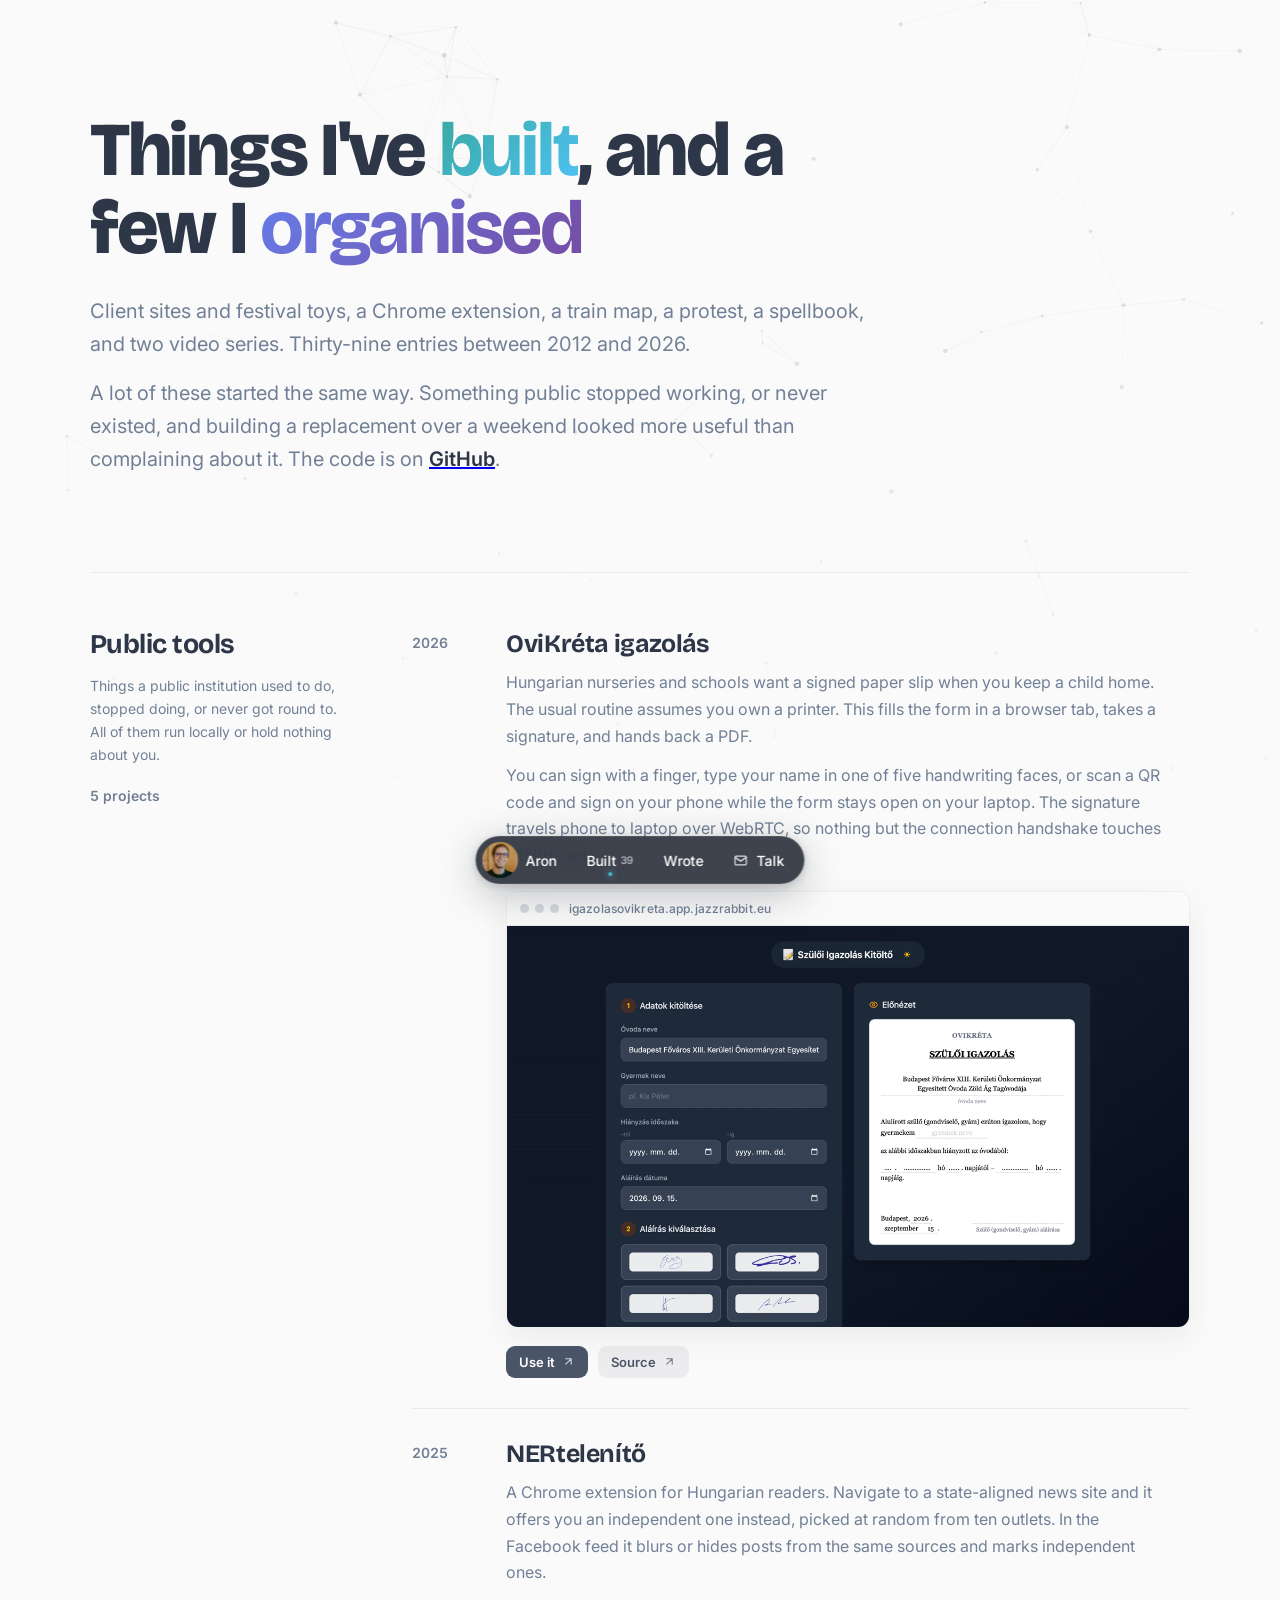
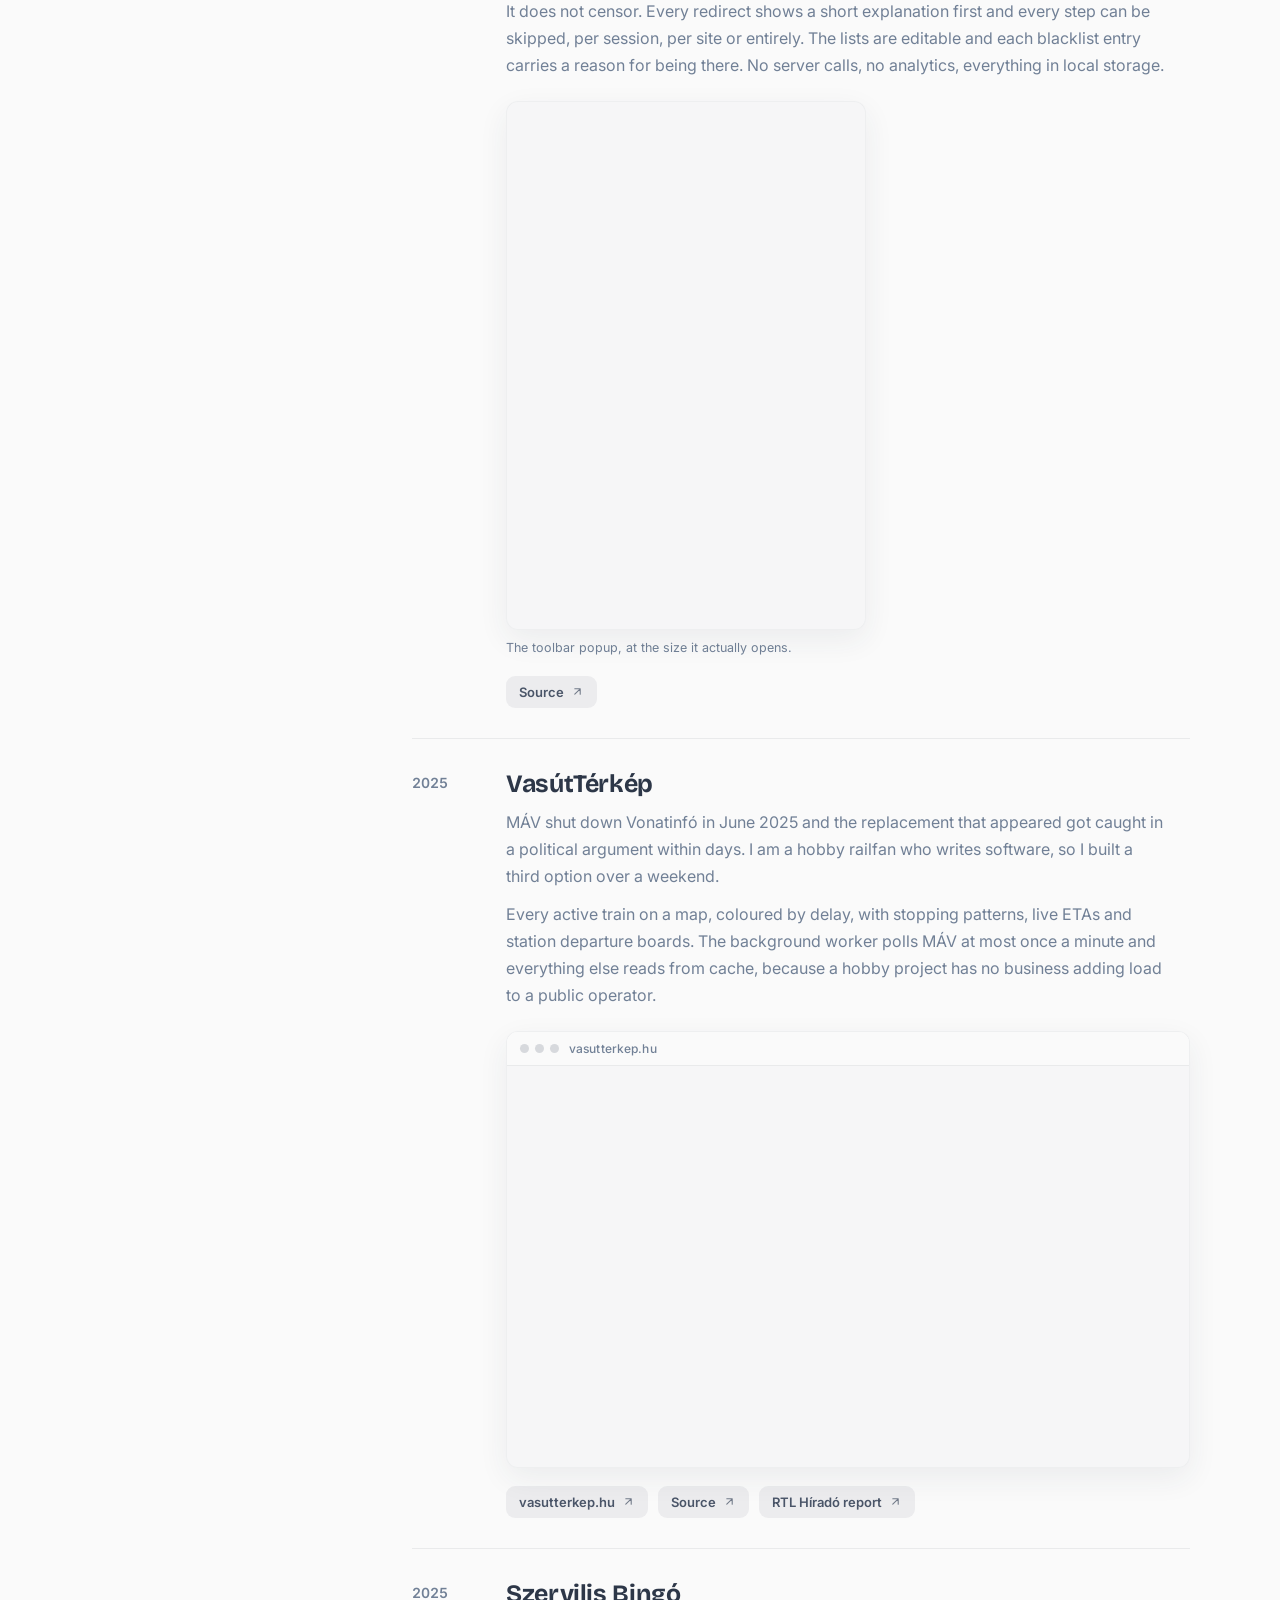
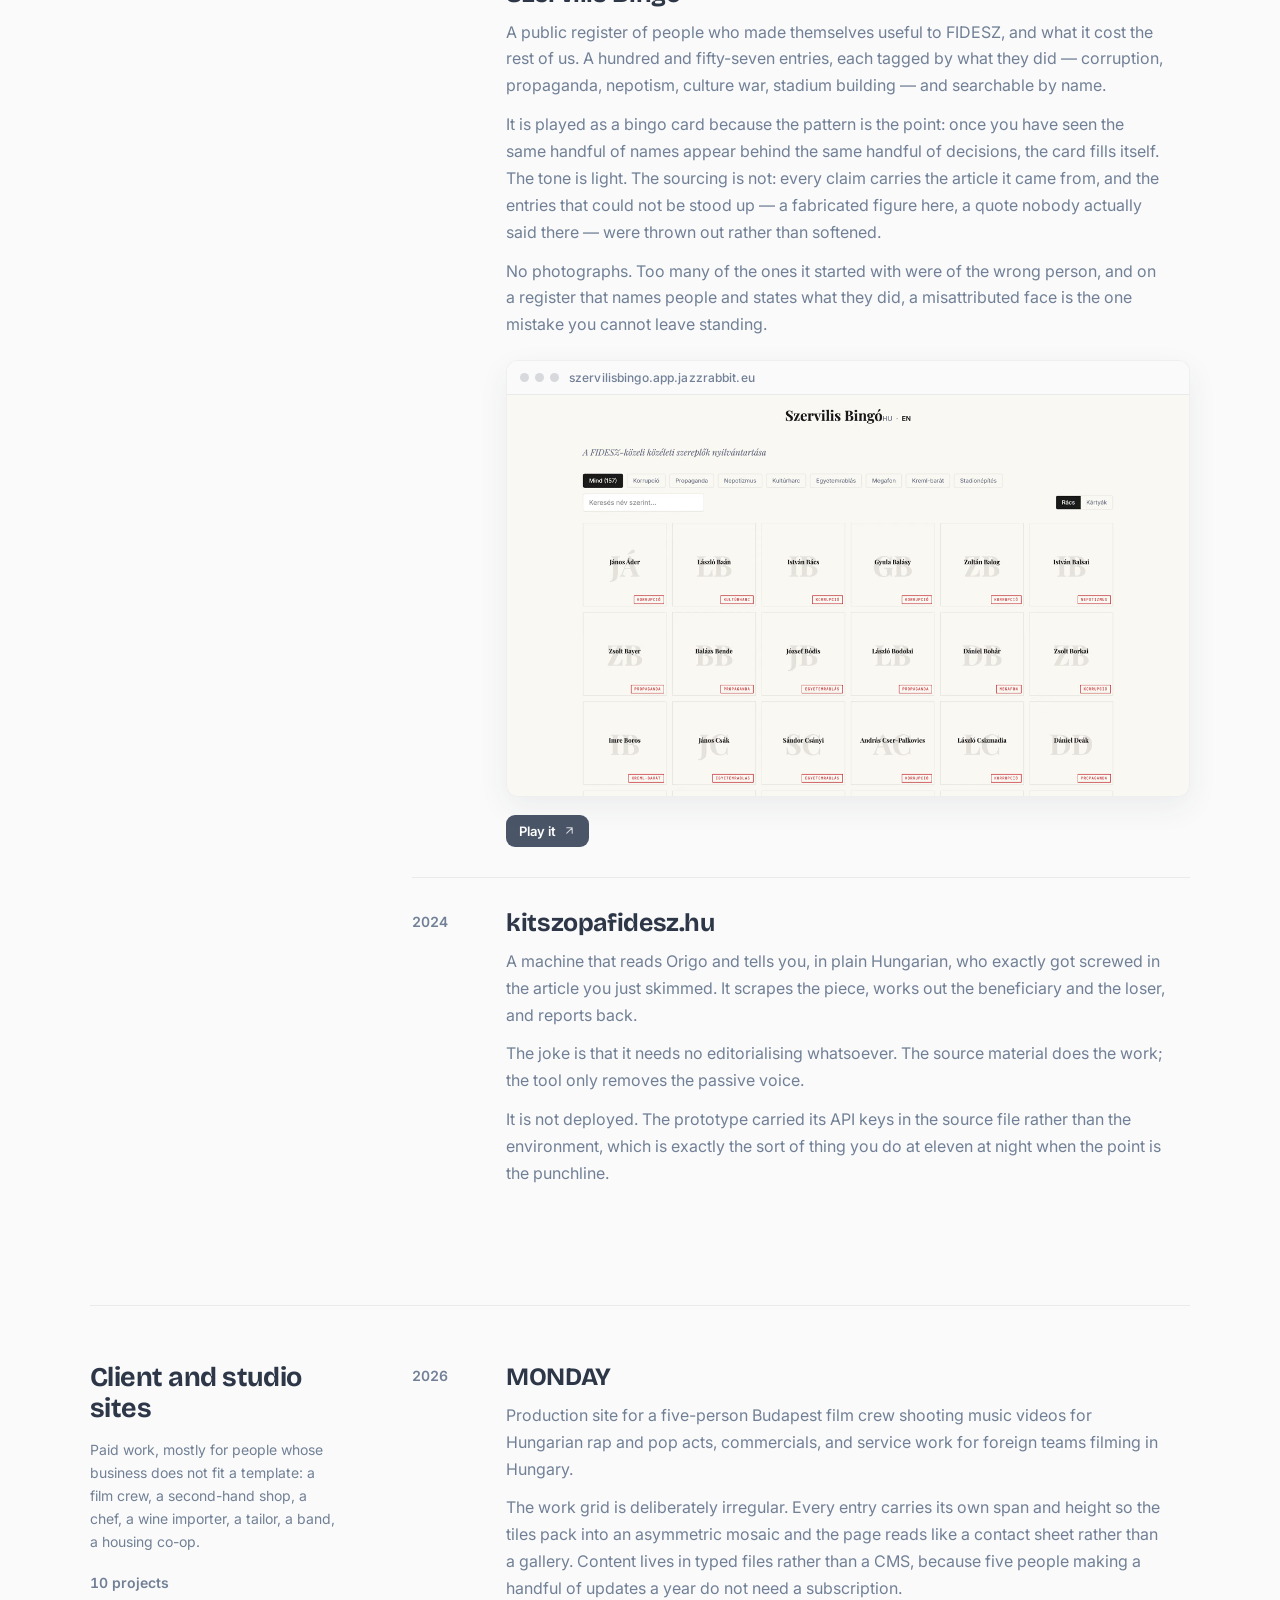
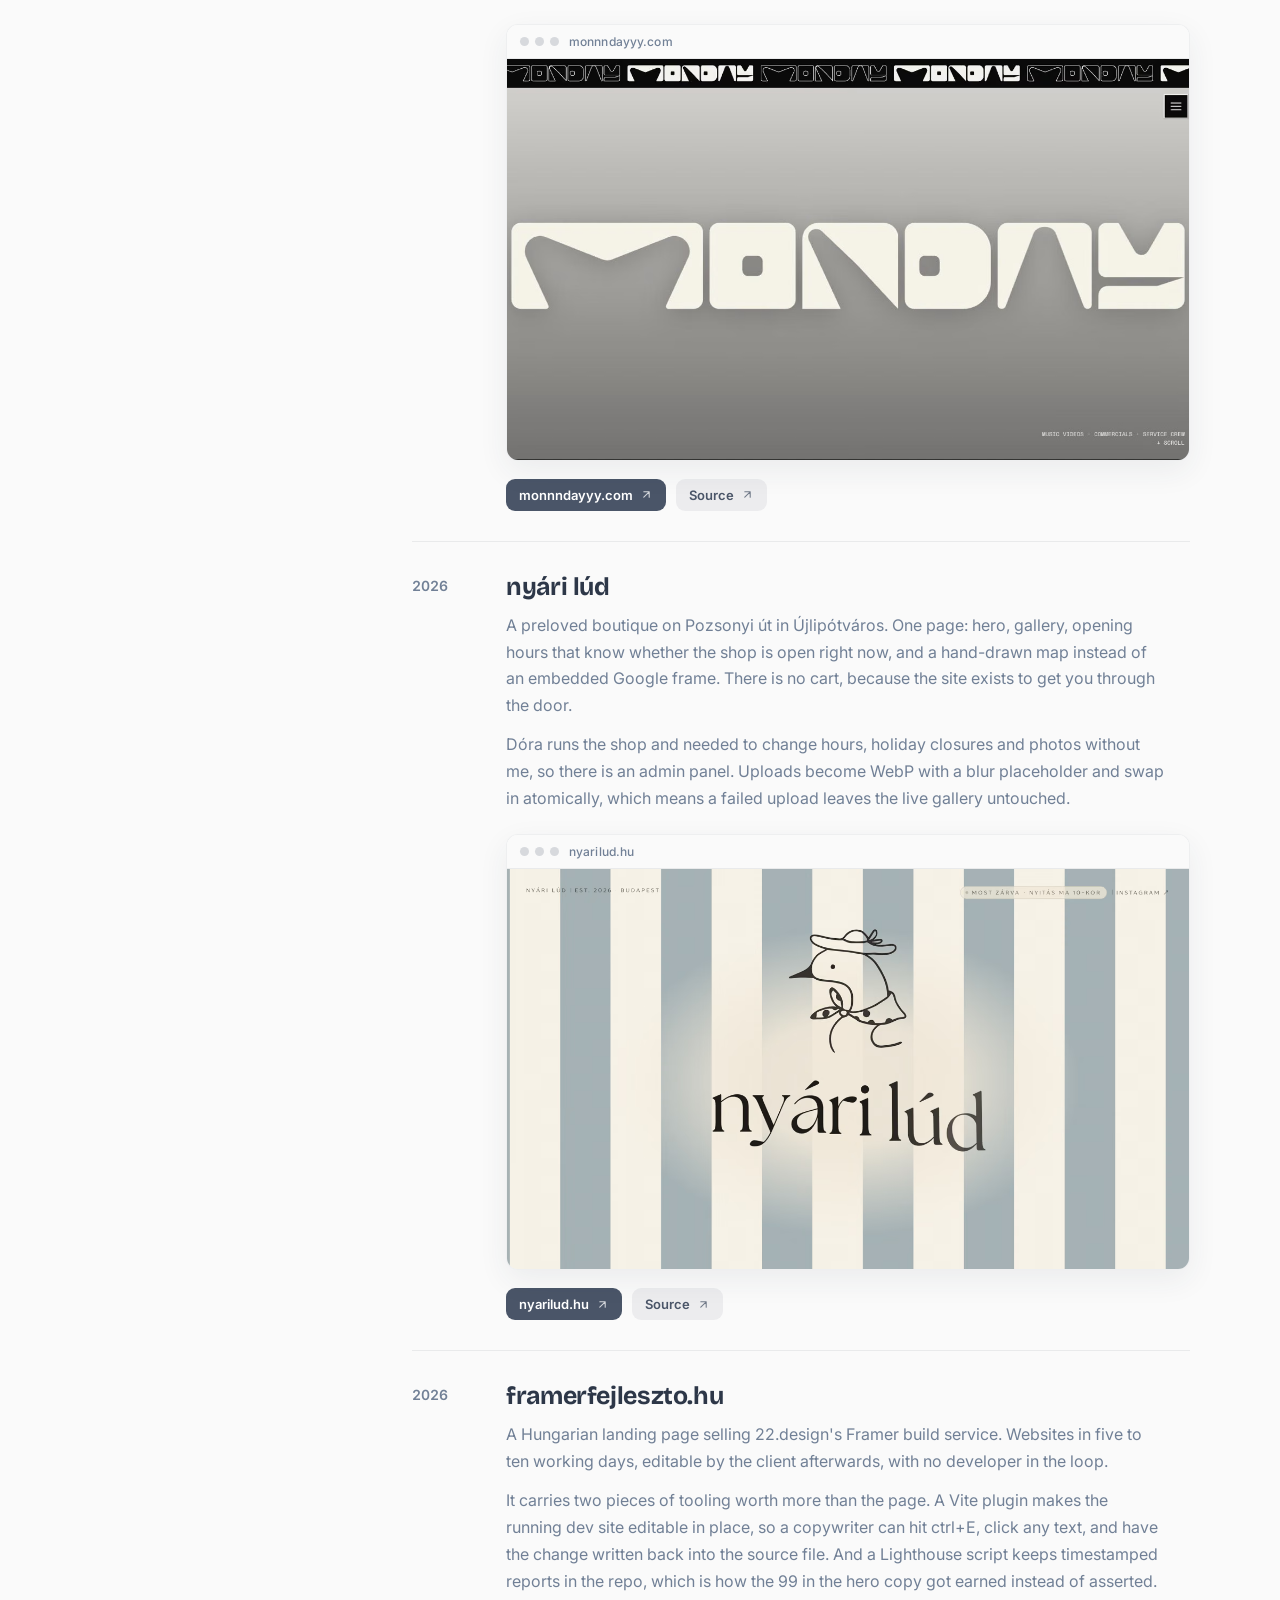
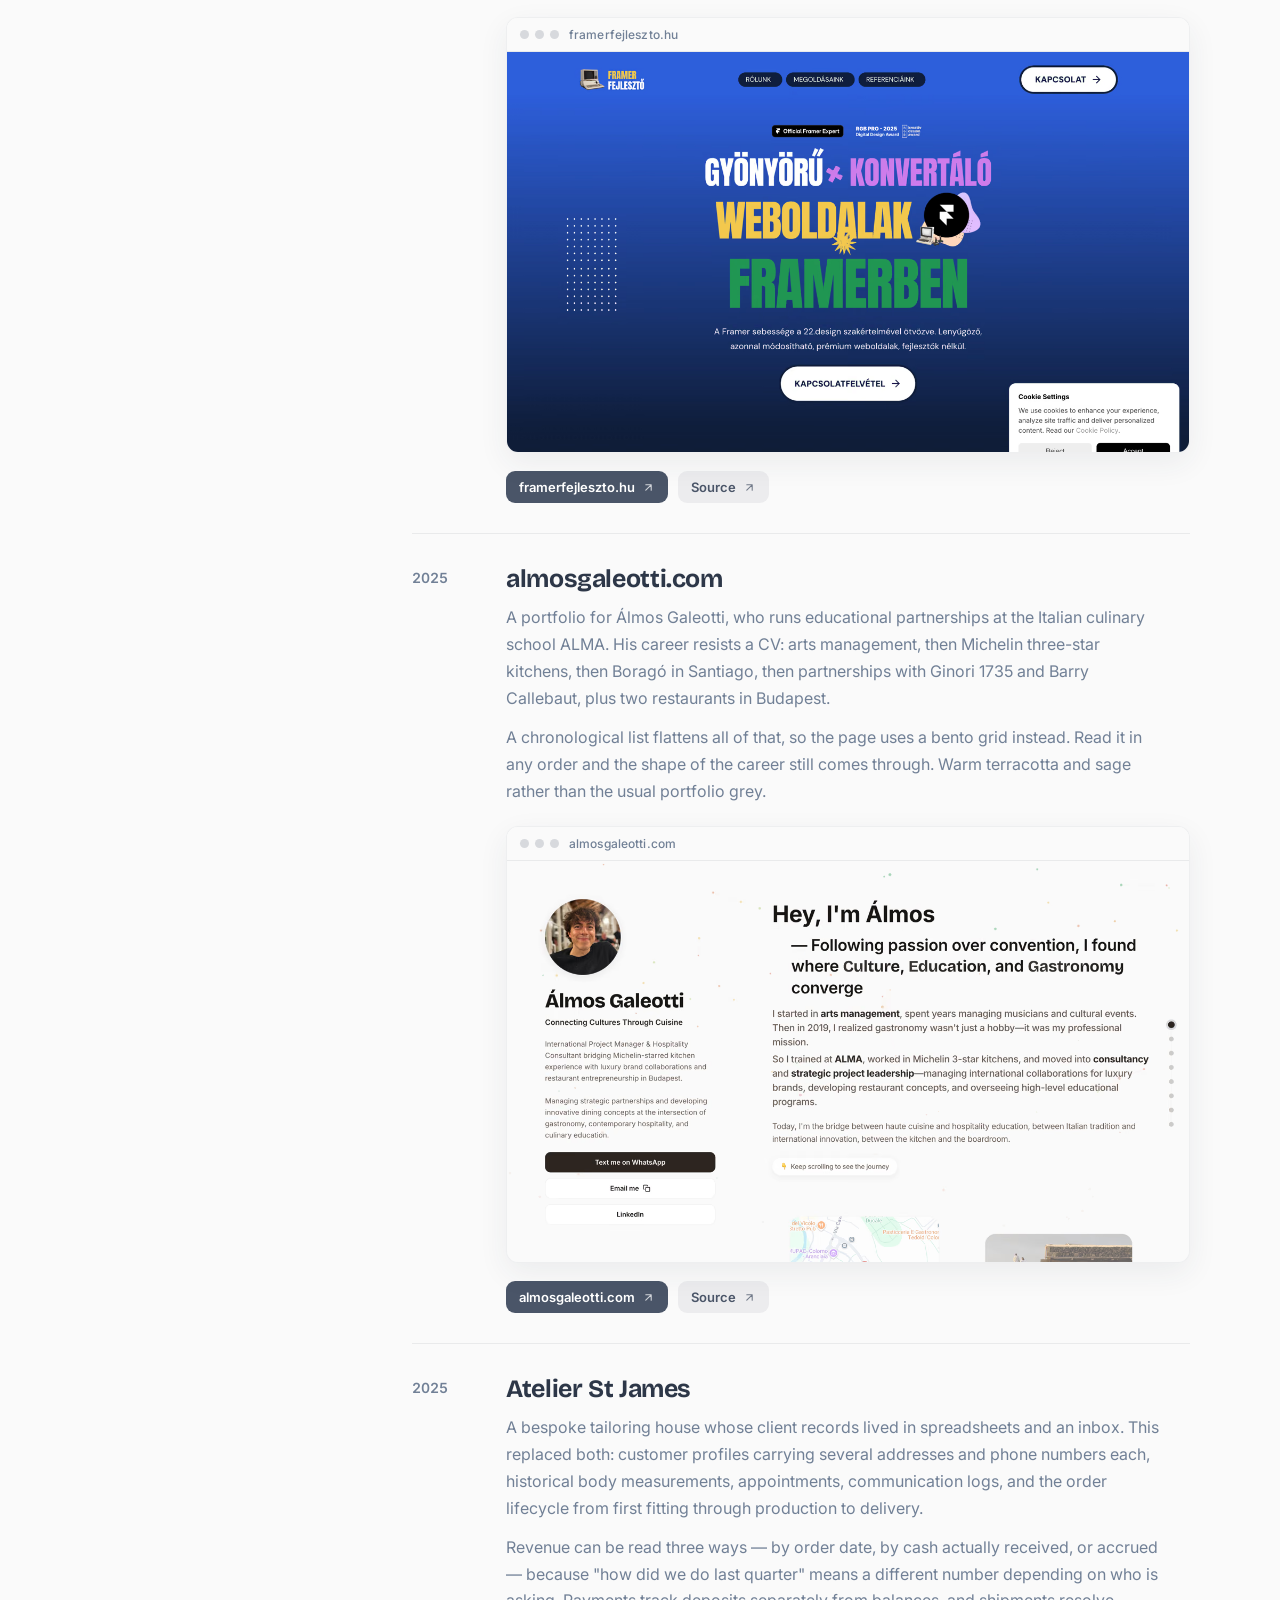
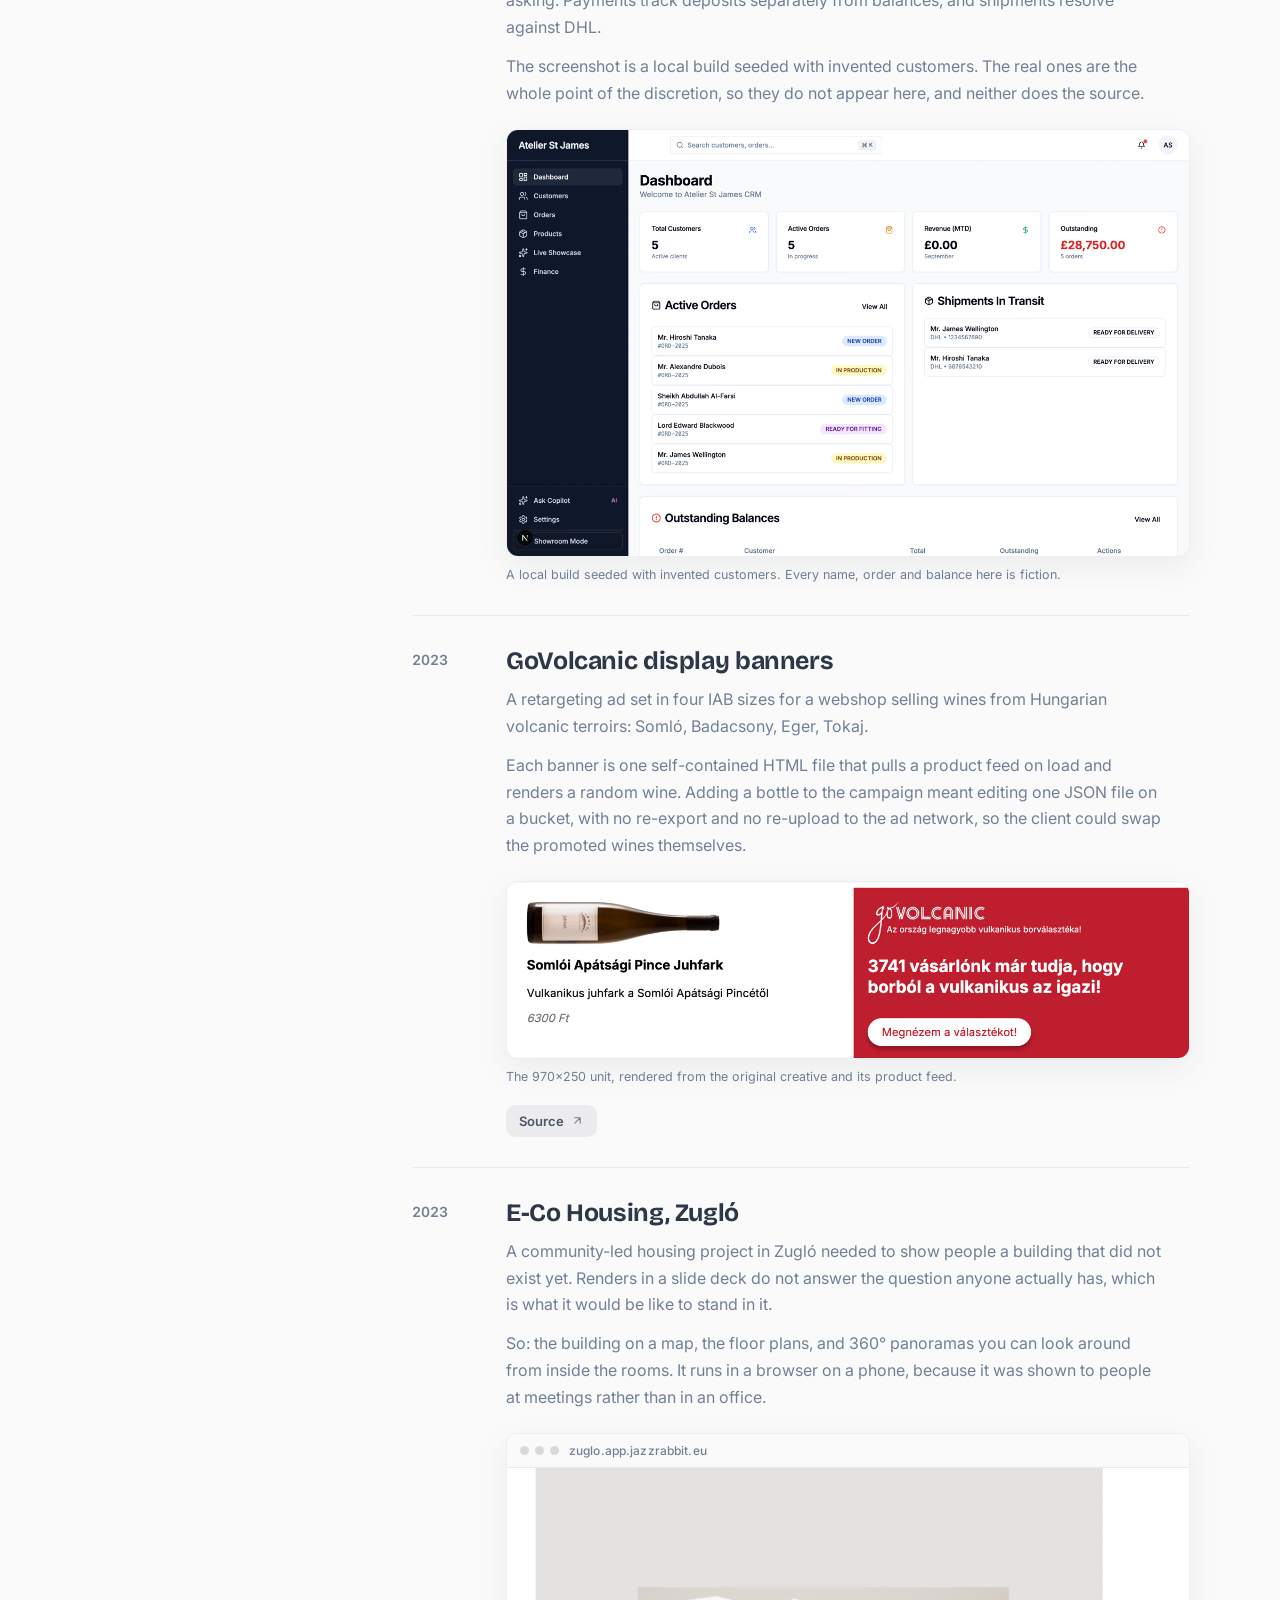
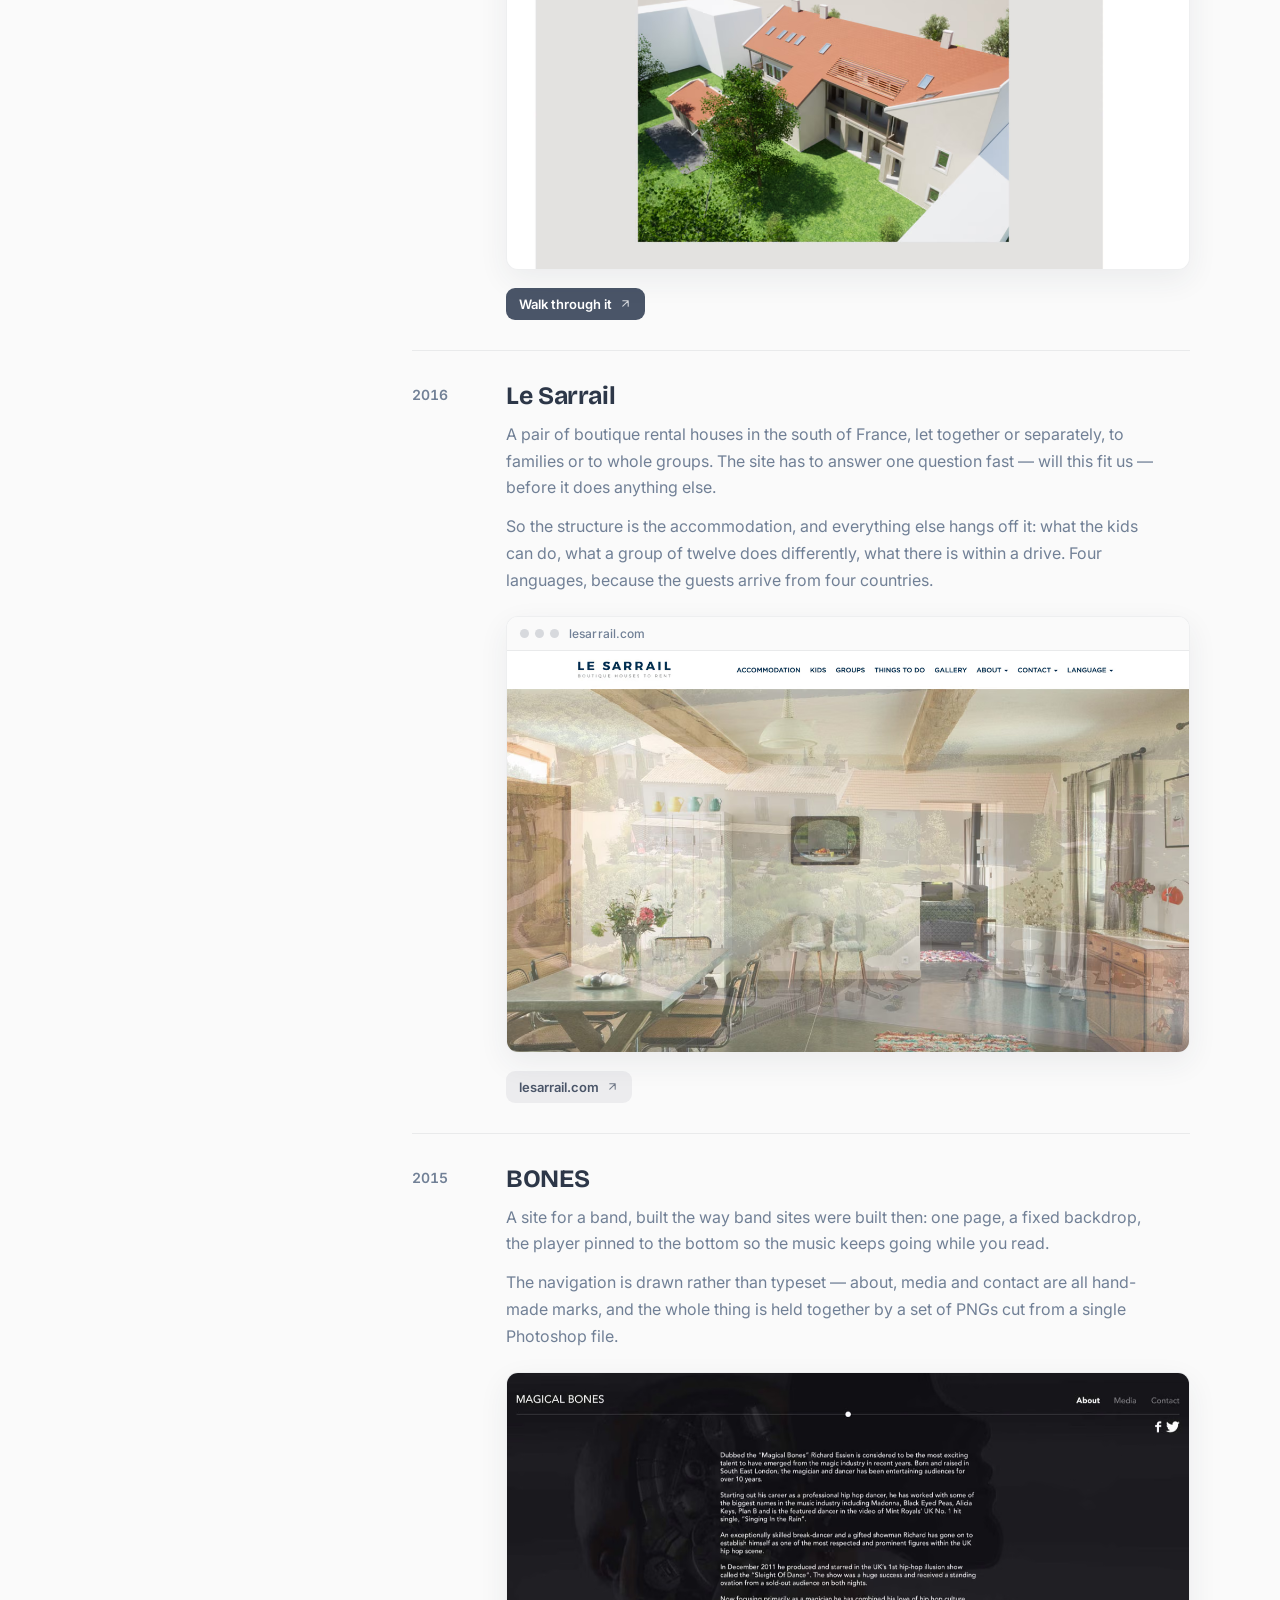
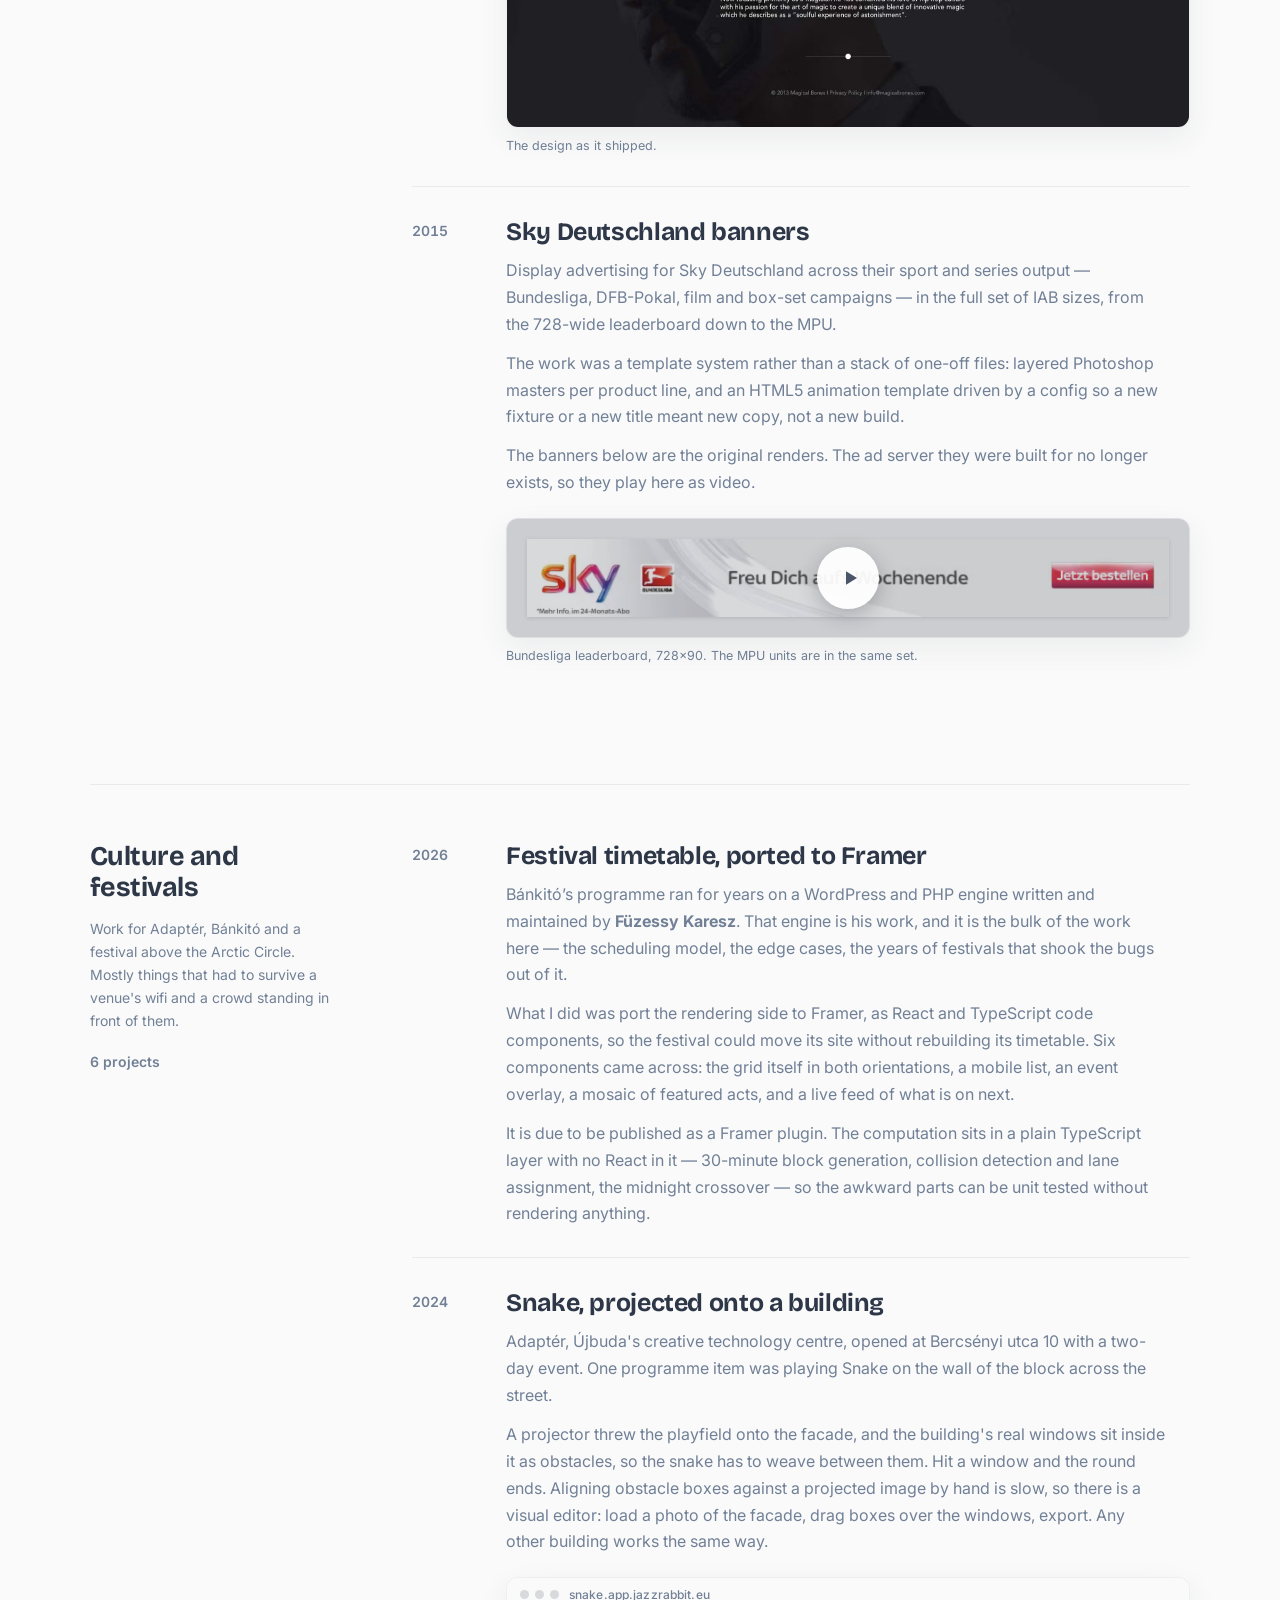
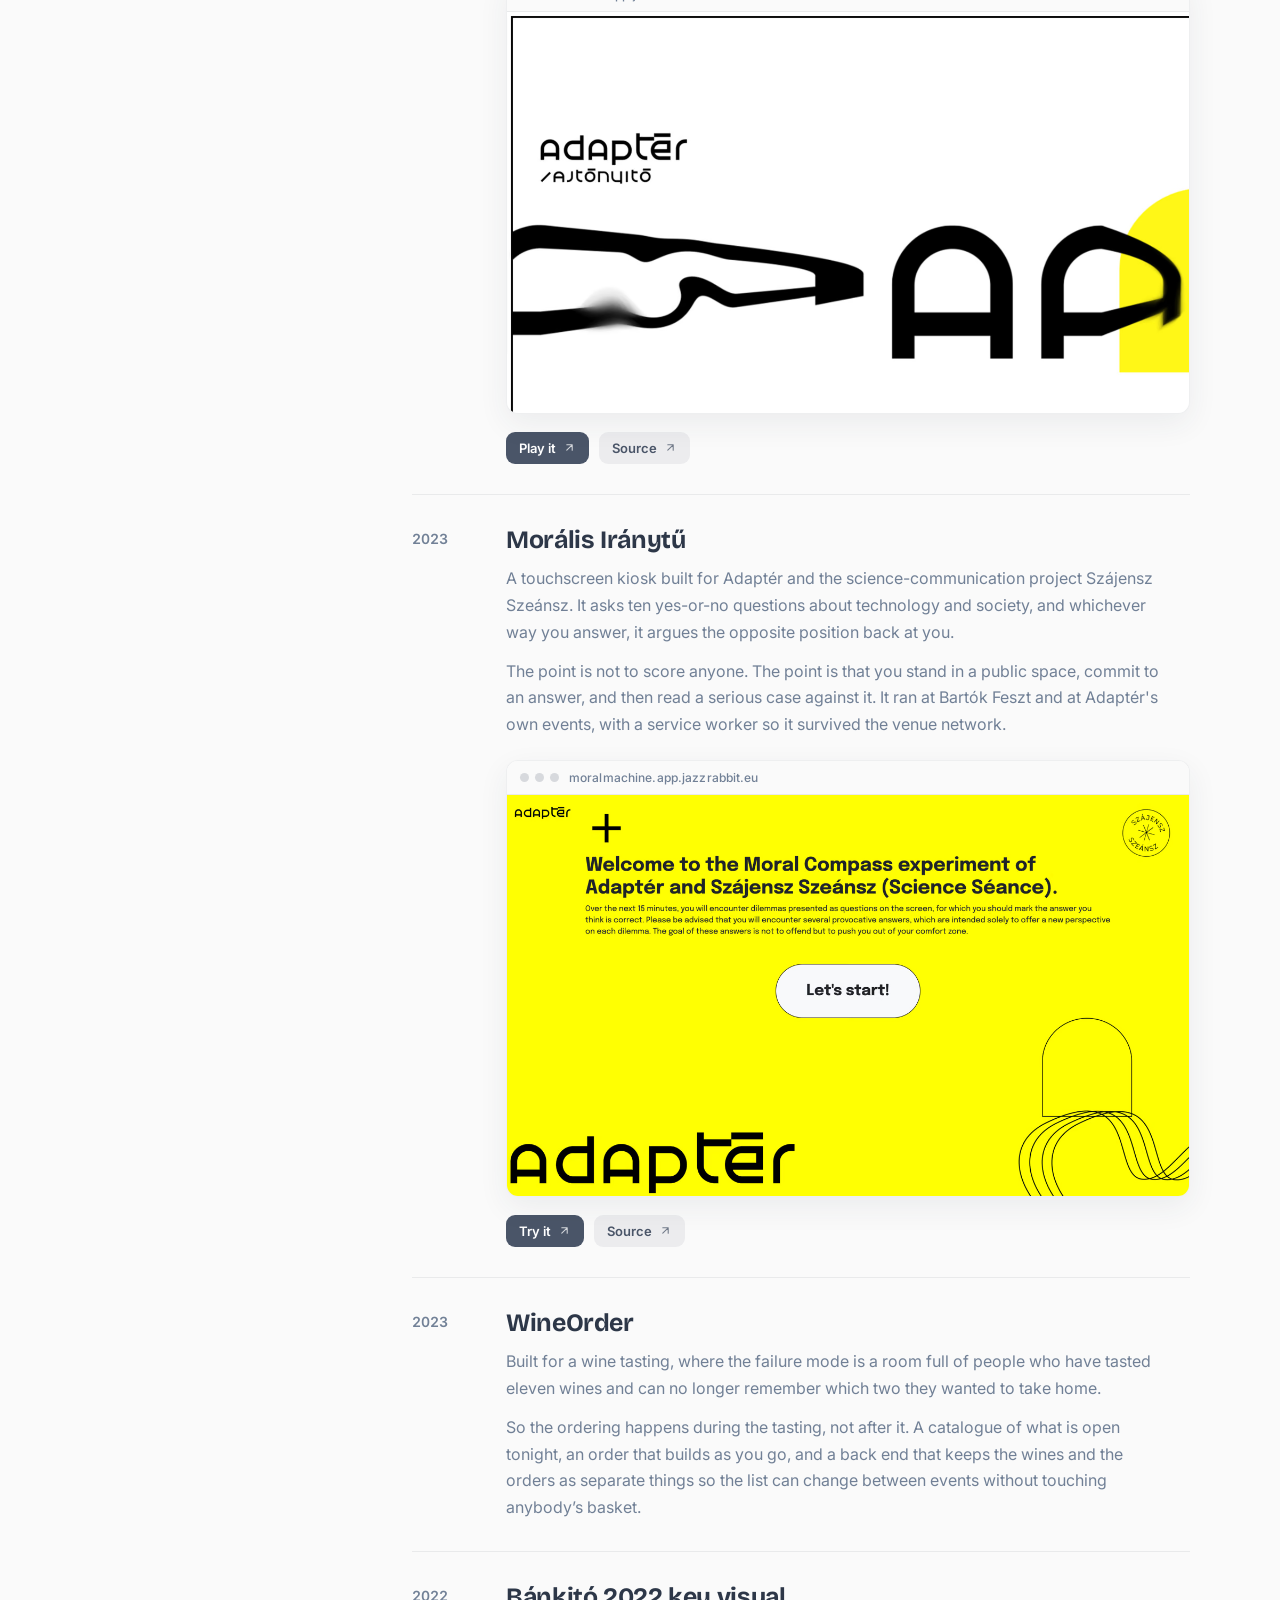
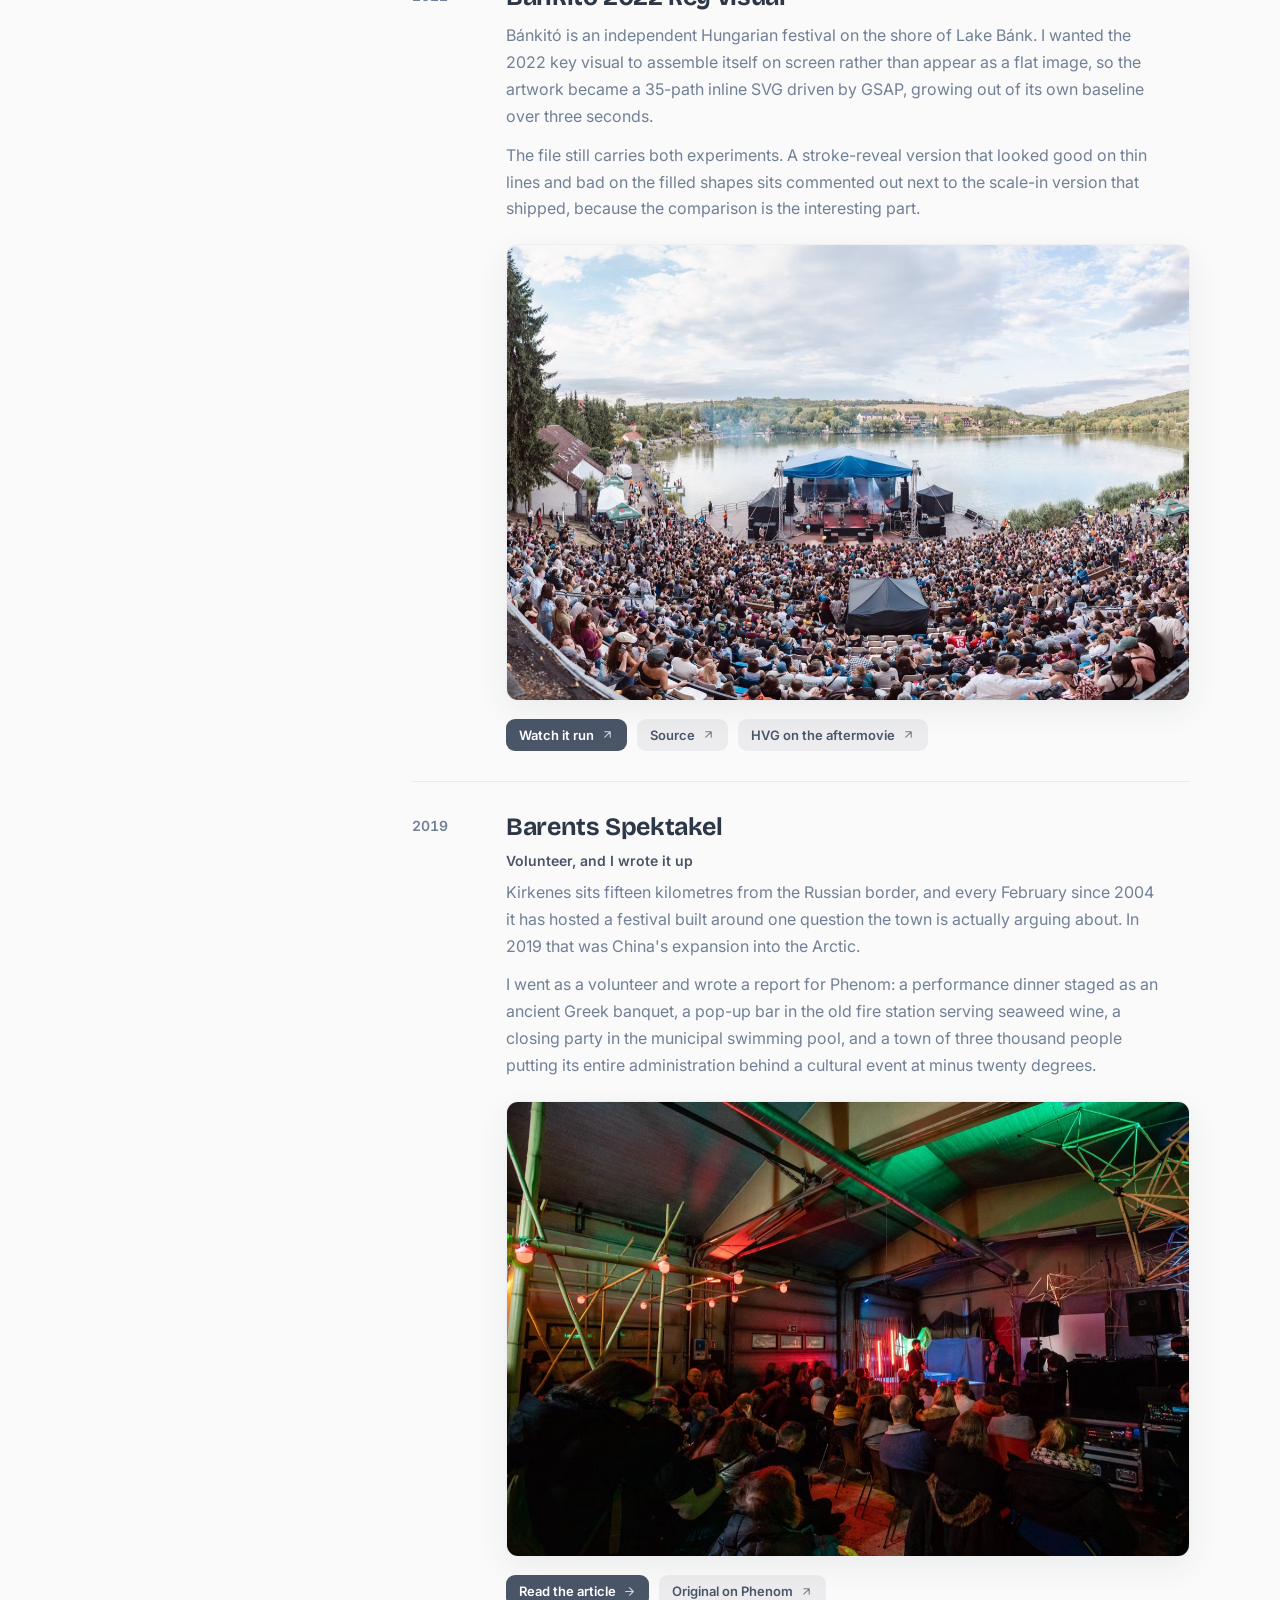
<file: things.html>
<!DOCTYPE html>
<html lang="en">
<head>
    <meta charset="UTF-8">
    <meta name="viewport" content="width=device-width, initial-scale=1.0">

    <title>Things I've built | Aron Lukacs</title>
    <meta name="description" content="Side projects, client sites, festival toys and a few things I organised. Thirty-nine entries from 2012 to 2026.">
    <meta name="author" content="Aron Lukacs">
    <meta name="robots" content="index, follow">

    <link rel="canonical" href="https://iamaron.com/things.html">

    <meta property="og:type" content="website">
    <meta property="og:url" content="https://iamaron.com/things.html">
    <meta property="og:title" content="Things I've built | Aron Lukacs">
    <meta property="og:description" content="Side projects, client sites, festival toys and a few things I organised. Thirty-nine entries from 2012 to 2026.">
    <meta property="og:image" content="https://iamaron.com/opengraph.png">
    <meta property="og:site_name" content="Aron Lukacs">

    <meta property="twitter:card" content="summary_large_image">
    <meta property="twitter:title" content="Things I've built | Aron Lukacs">
    <meta property="twitter:description" content="Side projects, client sites, festival toys and a few things I organised. Thirty-nine entries from 2012 to 2026.">
    <meta property="twitter:image" content="https://iamaron.com/opengraph.png">

    <link rel="icon" href="data:image/svg+xml,<svg xmlns=%22http://www.w3.org/2000/svg%22 viewBox=%220 0 100 100%22><text y=%22.9em%22 font-size=%2290%22>🛠️</text></svg>">

    <link rel="preconnect" href="https://fonts.googleapis.com">
    <link rel="preconnect" href="https://fonts.gstatic.com" crossorigin>
    <link href="https://fonts.googleapis.com/css2?family=Inter:wght@400;500;600;700;800&family=Bricolage+Grotesque:wght@400;500;600;700;800&family=Instrument+Serif&display=swap" rel="stylesheet">
    <link rel="stylesheet" href="styles.css">
    <link rel="stylesheet" href="things.css">
    <link rel="stylesheet" href="island.css">
</head>
<body>
    <canvas id="particles-canvas" class="particles-background"></canvas>

    <div class="page">

        <div class="hero">
            <h1>Things I've <em class="intro-accent gradient-1b">built</em>, and a few I <em class="intro-accent gradient-1a">organised</em></h1>
            <p class="hero-lead">Client sites and festival toys, a Chrome extension, a train map, a protest, a spellbook, and two video series. Thirty-nine entries between 2012 and 2026.</p>
            <p class="hero-lead">A lot of these started the same way. Something public stopped working, or never existed, and building a replacement over a weekend looked more useful than complaining about it. The code is on <a href="https://github.com/lukacsaron" target="_blank" rel="noopener noreferrer"><strong>GitHub</strong></a>.</p>
        </div>

        <!-- ================= PUBLIC TOOLS ================= -->
        <section class="section">
            <div class="section-aside">
                <h2>Public tools</h2>
                <p>Things a public institution used to do, stopped doing, or never got round to. All of them run locally or hold nothing about you.</p>
                <p class="section-count">5 projects</p>
            </div>

            <div class="section-entries">
                <article class="entry">
                    <div class="entry-year">2026</div>
                    <div>
                        <h3>OviKréta igazolás</h3>
                        <p>Hungarian nurseries and schools want a signed paper slip when you keep a child home. The usual routine assumes you own a printer. This fills the form in a browser tab, takes a signature, and hands back a PDF.</p>
                        <p>You can sign with a finger, type your name in one of five handwriting faces, or scan a QR code and sign on your phone while the form stays open on your laptop. The signature travels phone to laptop over WebRTC, so nothing but the connection handshake touches a third party.</p>
                        <figure class="entry-preview is-site">
                            <a href="https://igazolasovikreta.app.jazzrabbit.eu" target="_blank" rel="noopener noreferrer">
                                <div class="preview-frame">
                                    <div class="preview-chrome"><span class="preview-dots"></span>igazolasovikreta.app.jazzrabbit.eu</div>
                                    <picture>
                                <source srcset="previews/ovikreta.avif" type="image/avif">
                                <img src="previews/ovikreta.webp" width="1280" height="800" loading="lazy" decoding="async" alt="The OviKréta absence form, filled in a browser">
                            </picture>
                                </div>
                            </a>
                        </figure>
                        <div class="entry-links">
                            <a href="https://igazolasovikreta.app.jazzrabbit.eu" target="_blank" rel="noopener noreferrer" class="is-primary">Use it
                                <svg width="13" height="13" fill="none" stroke="currentColor" stroke-width="2" stroke-linecap="round" stroke-linejoin="round" viewBox="0 0 24 24"><path d="M7 17L17 7M7 7h10v10"/></svg>
                            </a>
                            <a href="https://github.com/lukacsaron/ovikreta-igazolas" target="_blank" rel="noopener noreferrer">Source
                                <svg width="13" height="13" fill="none" stroke="currentColor" stroke-width="2" stroke-linecap="round" stroke-linejoin="round" viewBox="0 0 24 24"><path d="M7 17L17 7M7 7h10v10"/></svg>
                            </a>
                        </div>
                    </div>
                </article>

                <article class="entry">
                    <div class="entry-year">2025</div>
                    <div>
                        <h3>NERtelenítő</h3>
                        <p>A Chrome extension for Hungarian readers. Navigate to a state-aligned news site and it offers you an independent one instead, picked at random from ten outlets. In the Facebook feed it blurs or hides posts from the same sources and marks independent ones.</p>
                        <p>It does not censor. Every redirect shows a short explanation first and every step can be skipped, per session, per site or entirely. The lists are editable and each blacklist entry carries a reason for being there. No server calls, no analytics, everything in local storage.</p>
                        <figure class="entry-preview is-flat is-narrow">
                            <div class="preview-frame">
                                <picture>
                                <source srcset="previews/nertelenito.avif" type="image/avif">
                                <img src="previews/nertelenito.webp" width="720" height="1060" loading="lazy" decoding="async" alt="The NERtelenítő toolbar popup, with redirect and Facebook filtering toggled on">
                            </picture>
                            </div>
                            <figcaption>The toolbar popup, at the size it actually opens.</figcaption>
                        </figure>
                        <div class="entry-links">
                            <a href="https://github.com/lukacsaron/nertelenito" target="_blank" rel="noopener noreferrer">Source
                                <svg width="13" height="13" fill="none" stroke="currentColor" stroke-width="2" stroke-linecap="round" stroke-linejoin="round" viewBox="0 0 24 24"><path d="M7 17L17 7M7 7h10v10"/></svg>
                            </a>
                        </div>
                    </div>
                </article>

                <article class="entry">
                    <div class="entry-year">2025</div>
                    <div>
                        <h3>VasútTérkép</h3>
                        <p>MÁV shut down Vonatinfó in June 2025 and the replacement that appeared got caught in a political argument within days. I am a hobby railfan who writes software, so I built a third option over a weekend.</p>
                        <p>Every active train on a map, coloured by delay, with stopping patterns, live ETAs and station departure boards. The background worker polls MÁV at most once a minute and everything else reads from cache, because a hobby project has no business adding load to a public operator.</p>
                        <figure class="entry-preview is-site">
                            <a href="https://vasutterkep.hu" target="_blank" rel="noopener noreferrer">
                                <div class="preview-frame">
                                    <div class="preview-chrome"><span class="preview-dots"></span>vasutterkep.hu</div>
                                    <picture>
                                <source srcset="previews/vasutterkep.avif" type="image/avif">
                                <img src="previews/vasutterkep.webp" width="1280" height="800" loading="lazy" decoding="async" alt="Live map of Hungarian trains coloured by delay">
                            </picture>
                                </div>
                            </a>
                        </figure>
                        <div class="entry-links">
                            <a href="https://vasutterkep.hu" target="_blank" rel="noopener noreferrer">vasutterkep.hu
                                <svg width="13" height="13" fill="none" stroke="currentColor" stroke-width="2" stroke-linecap="round" stroke-linejoin="round" viewBox="0 0 24 24"><path d="M7 17L17 7M7 7h10v10"/></svg>
                            </a>
                            <a href="https://github.com/lukacsaron/vonatterkep" target="_blank" rel="noopener noreferrer">Source
                                <svg width="13" height="13" fill="none" stroke="currentColor" stroke-width="2" stroke-linecap="round" stroke-linejoin="round" viewBox="0 0 24 24"><path d="M7 17L17 7M7 7h10v10"/></svg>
                            </a>
                            <a href="https://www.facebook.com/watch/?v=572066619079258" target="_blank" rel="noopener noreferrer">RTL Híradó report
                                <svg width="13" height="13" fill="none" stroke="currentColor" stroke-width="2" stroke-linecap="round" stroke-linejoin="round" viewBox="0 0 24 24"><path d="M7 17L17 7M7 7h10v10"/></svg>
                            </a>
                        </div>
                    </div>
                </article>
                <article class="entry">
                    <div class="entry-year">2025</div>
                    <div>
                        <h3>Szervilis Bingó</h3>
                        <p>A public register of people who made themselves useful to FIDESZ, and what it cost the rest of us. A hundred and fifty-seven entries, each tagged by what they did — corruption, propaganda, nepotism, culture war, stadium building — and searchable by name.</p>
                        <p>It is played as a bingo card because the pattern is the point: once you have seen the same handful of names appear behind the same handful of decisions, the card fills itself. The tone is light. The sourcing is not: every claim carries the article it came from, and the entries that could not be stood up — a fabricated figure here, a quote nobody actually said there — were thrown out rather than softened.</p>
                        <p>No photographs. Too many of the ones it started with were of the wrong person, and on a register that names people and states what they did, a misattributed face is the one mistake you cannot leave standing.</p>
                        <figure class="entry-preview is-site">
                            <a href="https://szervilisbingo.app.jazzrabbit.eu" target="_blank" rel="noopener noreferrer">
                                <div class="preview-frame">
                                    <div class="preview-chrome"><span class="preview-dots"></span>szervilisbingo.app.jazzrabbit.eu</div>
                                    <picture>
                                <source srcset="previews/szervilisbingo.avif" type="image/avif">
                                <img src="previews/szervilisbingo.webp" width="1280" height="800" loading="lazy" decoding="async" alt="The Szervilis Bingó grid of tagged public figures">
                            </picture>
                                </div>
                            </a>
                        </figure>
                        <div class="entry-links">
                            <a href="https://szervilisbingo.app.jazzrabbit.eu" target="_blank" rel="noopener noreferrer" class="is-primary">Play it
                                <svg width="13" height="13" fill="none" stroke="currentColor" stroke-width="2" stroke-linecap="round" stroke-linejoin="round" viewBox="0 0 24 24"><path d="M7 17L17 7M7 7h10v10"/></svg>
                            </a>
                        </div>
                    </div>
                </article>

                <article class="entry">
                    <div class="entry-year">2024</div>
                    <div>
                        <h3>kitszopafidesz.hu</h3>
                        <p>A machine that reads Origo and tells you, in plain Hungarian, who exactly got screwed in the article you just skimmed. It scrapes the piece, works out the beneficiary and the loser, and reports back.</p>
                        <p>The joke is that it needs no editorialising whatsoever. The source material does the work; the tool only removes the passive voice.</p>
                        <p>It is not deployed. The prototype carried its API keys in the source file rather than the environment, which is exactly the sort of thing you do at eleven at night when the point is the punchline.</p>
                    </div>
                </article>

            </div>
        </section>

        <!-- ================= CLIENT SITES ================= -->
        <section class="section">
            <div class="section-aside">
                <h2>Client and studio sites</h2>
                <p>Paid work, mostly for people whose business does not fit a template: a film crew, a second-hand shop, a chef, a wine importer, a tailor, a band, a housing co-op.</p>
                <p class="section-count">10 projects</p>
            </div>

            <div class="section-entries">
                <article class="entry">
                    <div class="entry-year">2026</div>
                    <div>
                        <h3>MONDAY</h3>
                        <p>Production site for a five-person Budapest film crew shooting music videos for Hungarian rap and pop acts, commercials, and service work for foreign teams filming in Hungary.</p>
                        <p>The work grid is deliberately irregular. Every entry carries its own span and height so the tiles pack into an asymmetric mosaic and the page reads like a contact sheet rather than a gallery. Content lives in typed files rather than a CMS, because five people making a handful of updates a year do not need a subscription.</p>
                        <figure class="entry-preview is-site">
                            <a href="https://monnndayyy.com" target="_blank" rel="noopener noreferrer">
                                <div class="preview-frame">
                                    <div class="preview-chrome"><span class="preview-dots"></span>monnndayyy.com</div>
                                    <picture>
                                <source srcset="previews/monday.avif" type="image/avif">
                                <img src="previews/monday.webp" width="1280" height="800" loading="lazy" decoding="async" alt="MONDAY production house landing page">
                            </picture>
                                </div>
                            </a>
                        </figure>
                        <div class="entry-links">
                            <a href="https://monnndayyy.com" target="_blank" rel="noopener noreferrer" class="is-primary">monnndayyy.com
                                <svg width="13" height="13" fill="none" stroke="currentColor" stroke-width="2" stroke-linecap="round" stroke-linejoin="round" viewBox="0 0 24 24"><path d="M7 17L17 7M7 7h10v10"/></svg>
                            </a>
                            <a href="https://github.com/lukacsaron/monday.hu" target="_blank" rel="noopener noreferrer">Source
                                <svg width="13" height="13" fill="none" stroke="currentColor" stroke-width="2" stroke-linecap="round" stroke-linejoin="round" viewBox="0 0 24 24"><path d="M7 17L17 7M7 7h10v10"/></svg>
                            </a>
                        </div>
                    </div>
                </article>

                <article class="entry">
                    <div class="entry-year">2026</div>
                    <div>
                        <h3>nyári lúd</h3>
                        <p>A preloved boutique on Pozsonyi út in Újlipótváros. One page: hero, gallery, opening hours that know whether the shop is open right now, and a hand-drawn map instead of an embedded Google frame. There is no cart, because the site exists to get you through the door.</p>
                        <p>Dóra runs the shop and needed to change hours, holiday closures and photos without me, so there is an admin panel. Uploads become WebP with a blur placeholder and swap in atomically, which means a failed upload leaves the live gallery untouched.</p>
                        <figure class="entry-preview is-site">
                            <a href="https://nyarilud.hu" target="_blank" rel="noopener noreferrer">
                                <div class="preview-frame">
                                    <div class="preview-chrome"><span class="preview-dots"></span>nyarilud.hu</div>
                                    <picture>
                                <source srcset="previews/nyarilud.avif" type="image/avif">
                                <img src="previews/nyarilud.webp" width="1280" height="800" loading="lazy" decoding="async" alt="nyári lúd restaurant landing page">
                            </picture>
                                </div>
                            </a>
                        </figure>
                        <div class="entry-links">
                            <a href="https://nyarilud.hu" target="_blank" rel="noopener noreferrer" class="is-primary">nyarilud.hu
                                <svg width="13" height="13" fill="none" stroke="currentColor" stroke-width="2" stroke-linecap="round" stroke-linejoin="round" viewBox="0 0 24 24"><path d="M7 17L17 7M7 7h10v10"/></svg>
                            </a>
                            <a href="https://github.com/lukacsaron/nyarilud-landing" target="_blank" rel="noopener noreferrer">Source
                                <svg width="13" height="13" fill="none" stroke="currentColor" stroke-width="2" stroke-linecap="round" stroke-linejoin="round" viewBox="0 0 24 24"><path d="M7 17L17 7M7 7h10v10"/></svg>
                            </a>
                        </div>
                    </div>
                </article>

                <article class="entry">
                    <div class="entry-year">2026</div>
                    <div>
                        <h3>framerfejleszto.hu</h3>
                        <p>A Hungarian landing page selling 22.design's Framer build service. Websites in five to ten working days, editable by the client afterwards, with no developer in the loop.</p>
                        <p>It carries two pieces of tooling worth more than the page. A Vite plugin makes the running dev site editable in place, so a copywriter can hit ctrl+E, click any text, and have the change written back into the source file. And a Lighthouse script keeps timestamped reports in the repo, which is how the 99 in the hero copy got earned instead of asserted.</p>
                        <figure class="entry-preview is-site">
                            <a href="https://framerfejleszto.hu" target="_blank" rel="noopener noreferrer">
                                <div class="preview-frame">
                                    <div class="preview-chrome"><span class="preview-dots"></span>framerfejleszto.hu</div>
                                    <picture>
                                <source srcset="previews/framerfejleszto.avif" type="image/avif">
                                <img src="previews/framerfejleszto.webp" width="1280" height="800" loading="lazy" decoding="async" alt="framerfejleszto.hu landing page">
                            </picture>
                                </div>
                            </a>
                        </figure>
                        <div class="entry-links">
                            <a href="https://framerfejleszto.hu" target="_blank" rel="noopener noreferrer" class="is-primary">framerfejleszto.hu
                                <svg width="13" height="13" fill="none" stroke="currentColor" stroke-width="2" stroke-linecap="round" stroke-linejoin="round" viewBox="0 0 24 24"><path d="M7 17L17 7M7 7h10v10"/></svg>
                            </a>
                            <a href="https://github.com/lukacsaron/framerfejleszto.hu" target="_blank" rel="noopener noreferrer">Source
                                <svg width="13" height="13" fill="none" stroke="currentColor" stroke-width="2" stroke-linecap="round" stroke-linejoin="round" viewBox="0 0 24 24"><path d="M7 17L17 7M7 7h10v10"/></svg>
                            </a>
                        </div>
                    </div>
                </article>

                <article class="entry">
                    <div class="entry-year">2025</div>
                    <div>
                        <h3>almosgaleotti.com</h3>
                        <p>A portfolio for Álmos Galeotti, who runs educational partnerships at the Italian culinary school ALMA. His career resists a CV: arts management, then Michelin three-star kitchens, then Boragó in Santiago, then partnerships with Ginori 1735 and Barry Callebaut, plus two restaurants in Budapest.</p>
                        <p>A chronological list flattens all of that, so the page uses a bento grid instead. Read it in any order and the shape of the career still comes through. Warm terracotta and sage rather than the usual portfolio grey.</p>
                        <figure class="entry-preview is-site">
                            <a href="https://almosgaleotti.com" target="_blank" rel="noopener noreferrer">
                                <div class="preview-frame">
                                    <div class="preview-chrome"><span class="preview-dots"></span>almosgaleotti.com</div>
                                    <picture>
                                <source srcset="previews/almosgaleotti.avif" type="image/avif">
                                <img src="previews/almosgaleotti.webp" width="1280" height="800" loading="lazy" decoding="async" alt="Álmos Galeotti portfolio site">
                            </picture>
                                </div>
                            </a>
                        </figure>
                        <div class="entry-links">
                            <a href="https://almosgaleotti.com" target="_blank" rel="noopener noreferrer" class="is-primary">almosgaleotti.com
                                <svg width="13" height="13" fill="none" stroke="currentColor" stroke-width="2" stroke-linecap="round" stroke-linejoin="round" viewBox="0 0 24 24"><path d="M7 17L17 7M7 7h10v10"/></svg>
                            </a>
                            <a href="https://github.com/lukacsaron/almosgaleotti.com" target="_blank" rel="noopener noreferrer">Source
                                <svg width="13" height="13" fill="none" stroke="currentColor" stroke-width="2" stroke-linecap="round" stroke-linejoin="round" viewBox="0 0 24 24"><path d="M7 17L17 7M7 7h10v10"/></svg>
                            </a>
                        </div>
                    </div>
                </article>

                <article class="entry">
                    <div class="entry-year">2025</div>
                    <div>
                        <h3>Atelier St James</h3>
                        <p>A bespoke tailoring house whose client records lived in spreadsheets and an inbox. This replaced both: customer profiles carrying several addresses and phone numbers each, historical body measurements, appointments, communication logs, and the order lifecycle from first fitting through production to delivery.</p>
                        <p>Revenue can be read three ways — by order date, by cash actually received, or accrued — because "how did we do last quarter" means a different number depending on who is asking. Payments track deposits separately from balances, and shipments resolve against DHL.</p>
                        <p>The screenshot is a local build seeded with invented customers. The real ones are the whole point of the discretion, so they do not appear here, and neither does the source.</p>
                        <figure class="entry-preview is-flat">
                            <div class="preview-frame">
                                <picture>
                                    <source srcset="previews/atelier.avif" type="image/avif">
                                    <img src="previews/atelier.webp" width="1280" height="800" loading="lazy" decoding="async" alt="The Atelier St James dashboard: active orders, shipments in transit and outstanding balances">
                                </picture>
                            </div>
                            <figcaption>A local build seeded with invented customers. Every name, order and balance here is fiction.</figcaption>
                        </figure>
                    </div>
                </article>

                <article class="entry">
                    <div class="entry-year">2023</div>
                    <div>
                        <h3>GoVolcanic display banners</h3>
                        <p>A retargeting ad set in four IAB sizes for a webshop selling wines from Hungarian volcanic terroirs: Somló, Badacsony, Eger, Tokaj.</p>
                        <p>Each banner is one self-contained HTML file that pulls a product feed on load and renders a random wine. Adding a bottle to the campaign meant editing one JSON file on a bucket, with no re-export and no re-upload to the ad network, so the client could swap the promoted wines themselves.</p>
                        <figure class="entry-preview is-flat">
                            <div class="preview-frame">
                                <picture>
                                <source srcset="previews/govolcanic.avif" type="image/avif">
                                <img src="previews/govolcanic.webp" width="1280" height="800" loading="lazy" decoding="async" alt="A GoVolcanic banner showing a Somló wine and its price">
                            </picture>
                            </div>
                            <figcaption>The 970×250 unit, rendered from the original creative and its product feed.</figcaption>
                        </figure>
                        <div class="entry-links">
                            <a href="https://github.com/lukacsaron/govolcanic-banners" target="_blank" rel="noopener noreferrer">Source
                                <svg width="13" height="13" fill="none" stroke="currentColor" stroke-width="2" stroke-linecap="round" stroke-linejoin="round" viewBox="0 0 24 24"><path d="M7 17L17 7M7 7h10v10"/></svg>
                            </a>
                        </div>
                    </div>
                </article>
                <article class="entry">
                    <div class="entry-year">2023</div>
                    <div>
                        <h3>E-Co Housing, Zugló</h3>
                        <p>A community-led housing project in Zugló needed to show people a building that did not exist yet. Renders in a slide deck do not answer the question anyone actually has, which is what it would be like to stand in it.</p>
                        <p>So: the building on a map, the floor plans, and 360° panoramas you can look around from inside the rooms. It runs in a browser on a phone, because it was shown to people at meetings rather than in an office.</p>
                        <figure class="entry-preview is-site">
                            <a href="https://zuglo.app.jazzrabbit.eu" target="_blank" rel="noopener noreferrer">
                                <div class="preview-frame">
                                    <div class="preview-chrome"><span class="preview-dots"></span>zuglo.app.jazzrabbit.eu</div>
                                    <picture>
                                <source srcset="previews/zuglo.avif" type="image/avif">
                                <img src="previews/zuglo.webp" width="1280" height="800" loading="lazy" decoding="async" alt="The E-Co Housing Zugló viewer showing a render of the building">
                            </picture>
                                </div>
                            </a>
                        </figure>
                        <div class="entry-links">
                            <a href="https://zuglo.app.jazzrabbit.eu" target="_blank" rel="noopener noreferrer" class="is-primary">Walk through it
                                <svg width="13" height="13" fill="none" stroke="currentColor" stroke-width="2" stroke-linecap="round" stroke-linejoin="round" viewBox="0 0 24 24"><path d="M7 17L17 7M7 7h10v10"/></svg>
                            </a>
                        </div>
                    </div>
                </article>

                <article class="entry">
                    <div class="entry-year">2016</div>
                    <div>
                        <h3>Le Sarrail</h3>
                        <p>A pair of boutique rental houses in the south of France, let together or separately, to families or to whole groups. The site has to answer one question fast — will this fit us — before it does anything else.</p>
                        <p>So the structure is the accommodation, and everything else hangs off it: what the kids can do, what a group of twelve does differently, what there is within a drive. Four languages, because the guests arrive from four countries.</p>
                        <figure class="entry-preview is-site">
                            <a href="https://lesarrail.com" target="_blank" rel="noopener noreferrer">
                                <div class="preview-frame">
                                    <div class="preview-chrome"><span class="preview-dots"></span>lesarrail.com</div>
                                    <picture>
                                <source srcset="previews/lesarrail.avif" type="image/avif">
                                <img src="previews/lesarrail.webp" width="1280" height="800" loading="lazy" decoding="async" alt="Le Sarrail: boutique houses to rent in the south of France">
                            </picture>
                                </div>
                            </a>
                        </figure>
                        <div class="entry-links">
                            <a href="https://lesarrail.com" target="_blank" rel="noopener noreferrer">lesarrail.com
                                <svg width="13" height="13" fill="none" stroke="currentColor" stroke-width="2" stroke-linecap="round" stroke-linejoin="round" viewBox="0 0 24 24"><path d="M7 17L17 7M7 7h10v10"/></svg>
                            </a>
                        </div>
                    </div>
                </article>

                <article class="entry">
                    <div class="entry-year">2015</div>
                    <div>
                        <h3>BONES</h3>
                        <p>A site for a band, built the way band sites were built then: one page, a fixed backdrop, the player pinned to the bottom so the music keeps going while you read.</p>
                        <p>The navigation is drawn rather than typeset — about, media and contact are all hand-made marks, and the whole thing is held together by a set of PNGs cut from a single Photoshop file.</p>
                        <figure class="entry-preview is-flat">
                            <div class="preview-frame">
                                <picture>
                                <source srcset="previews/bones.avif" type="image/avif">
                                <img src="previews/bones.webp" width="1280" height="800" loading="lazy" decoding="async" alt="The BONES band site: dark single-page layout with a pinned player">
                            </picture>
                            </div>
                            <figcaption>The design as it shipped.</figcaption>
                        </figure>
                    </div>
                </article>

                <article class="entry">
                    <div class="entry-year">2015</div>
                    <div>
                        <h3>Sky Deutschland banners</h3>
                        <p>Display advertising for Sky Deutschland across their sport and series output — Bundesliga, DFB-Pokal, film and box-set campaigns — in the full set of IAB sizes, from the 728-wide leaderboard down to the MPU.</p>
                        <p>The work was a template system rather than a stack of one-off files: layered Photoshop masters per product line, and an HTML5 animation template driven by a config so a new fixture or a new title meant new copy, not a new build.</p>
                        <p>The banners below are the original renders. The ad server they were built for no longer exists, so they play here as video.</p>
                        <figure class="entry-preview is-video is-banner">
                            <div class="preview-frame">
                                <picture>
                                <source srcset="previews/sky.avif" type="image/avif">
                                <img src="previews/sky.webp" width="1448" height="176" loading="lazy" decoding="async" alt="A Sky Deutschland Bundesliga leaderboard banner">
                            </picture>
                                <button class="preview-play" type="button" data-video="previews/sky/BuLi_Leaderboard.mp4" aria-label="Play the Bundesliga leaderboard banner"><span><svg width="24" height="24" viewBox="0 0 24 24" fill="currentColor" aria-hidden="true"><path d="M8 5.14v13.72L19 12z"/></svg></span></button>
                            </div>
                            <figcaption>Bundesliga leaderboard, 728×90. The MPU units are in the same set.</figcaption>
                        </figure>
                    </div>
                </article>

            </div>
        </section>

        <!-- ================= CULTURE AND FESTIVALS ================= -->
        <section class="section">
            <div class="section-aside">
                <h2>Culture and festivals</h2>
                <p>Work for Adaptér, Bánkitó and a festival above the Arctic Circle. Mostly things that had to survive a venue's wifi and a crowd standing in front of them.</p>
                <p class="section-count">6 projects</p>
            </div>

            <div class="section-entries">
                <article class="entry">
                    <div class="entry-year">2026</div>
                    <div>
                        <h3>Festival timetable, ported to Framer</h3>
                        <p>Bánkitó’s programme ran for years on a WordPress and PHP engine written and maintained by <strong>Füzessy Karesz</strong>. That engine is his work, and it is the bulk of the work here — the scheduling model, the edge cases, the years of festivals that shook the bugs out of it.</p>
                        <p>What I did was port the rendering side to Framer, as React and TypeScript code components, so the festival could move its site without rebuilding its timetable. Six components came across: the grid itself in both orientations, a mobile list, an event overlay, a mosaic of featured acts, and a live feed of what is on next.</p>
                        <p>It is due to be published as a Framer plugin. The computation sits in a plain TypeScript layer with no React in it — 30-minute block generation, collision detection and lane assignment, the midnight crossover — so the awkward parts can be unit tested without rendering anything.</p>
                    </div>
                </article>

                <article class="entry">
                    <div class="entry-year">2024</div>
                    <div>
                        <h3>Snake, projected onto a building</h3>
                        <p>Adaptér, Újbuda's creative technology centre, opened at Bercsényi utca 10 with a two-day event. One programme item was playing Snake on the wall of the block across the street.</p>
                        <p>A projector threw the playfield onto the facade, and the building's real windows sit inside it as obstacles, so the snake has to weave between them. Hit a window and the round ends. Aligning obstacle boxes against a projected image by hand is slow, so there is a visual editor: load a photo of the facade, drag boxes over the windows, export. Any other building works the same way.</p>
                        <figure class="entry-preview is-site">
                            <a href="https://snake.app.jazzrabbit.eu" target="_blank" rel="noopener noreferrer">
                                <div class="preview-frame">
                                    <div class="preview-chrome"><span class="preview-dots"></span>snake.app.jazzrabbit.eu</div>
                                    <picture>
                                <source srcset="previews/snake.avif" type="image/avif">
                                <img src="previews/snake.webp" width="1280" height="800" loading="lazy" decoding="async" alt="The Adaptér Snake title screen">
                            </picture>
                                </div>
                            </a>
                        </figure>
                        <div class="entry-links">
                            <a href="https://snake.app.jazzrabbit.eu" target="_blank" rel="noopener noreferrer" class="is-primary">Play it
                                <svg width="13" height="13" fill="none" stroke="currentColor" stroke-width="2" stroke-linecap="round" stroke-linejoin="round" viewBox="0 0 24 24"><path d="M7 17L17 7M7 7h10v10"/></svg>
                            </a>
                            <a href="https://github.com/lukacsaron/adapter-snake" target="_blank" rel="noopener noreferrer">Source
                                <svg width="13" height="13" fill="none" stroke="currentColor" stroke-width="2" stroke-linecap="round" stroke-linejoin="round" viewBox="0 0 24 24"><path d="M7 17L17 7M7 7h10v10"/></svg>
                            </a>
                        </div>
                    </div>
                </article>

                <article class="entry">
                    <div class="entry-year">2023</div>
                    <div>
                        <h3>Morális Iránytű</h3>
                        <p>A touchscreen kiosk built for Adaptér and the science-communication project Szájensz Szeánsz. It asks ten yes-or-no questions about technology and society, and whichever way you answer, it argues the opposite position back at you.</p>
                        <p>The point is not to score anyone. The point is that you stand in a public space, commit to an answer, and then read a serious case against it. It ran at Bartók Feszt and at Adaptér's own events, with a service worker so it survived the venue network.</p>
                        <figure class="entry-preview is-site">
                            <a href="https://moralmachine.app.jazzrabbit.eu" target="_blank" rel="noopener noreferrer">
                                <div class="preview-frame">
                                    <div class="preview-chrome"><span class="preview-dots"></span>moralmachine.app.jazzrabbit.eu</div>
                                    <picture>
                                <source srcset="previews/moralmachine.avif" type="image/avif">
                                <img src="previews/moralmachine.webp" width="1280" height="800" loading="lazy" decoding="async" alt="The Morális Iránytű kiosk welcome screen">
                            </picture>
                                </div>
                            </a>
                        </figure>
                        <div class="entry-links">
                            <a href="https://moralmachine.app.jazzrabbit.eu" target="_blank" rel="noopener noreferrer" class="is-primary">Try it
                                <svg width="13" height="13" fill="none" stroke="currentColor" stroke-width="2" stroke-linecap="round" stroke-linejoin="round" viewBox="0 0 24 24"><path d="M7 17L17 7M7 7h10v10"/></svg>
                            </a>
                            <a href="https://github.com/lukacsaron/adapter-moralmachine/tree/master" target="_blank" rel="noopener noreferrer">Source
                                <svg width="13" height="13" fill="none" stroke="currentColor" stroke-width="2" stroke-linecap="round" stroke-linejoin="round" viewBox="0 0 24 24"><path d="M7 17L17 7M7 7h10v10"/></svg>
                            </a>
                        </div>
                    </div>
                </article>

                <article class="entry">
                    <div class="entry-year">2023</div>
                    <div>
                        <h3>WineOrder</h3>
                        <p>Built for a wine tasting, where the failure mode is a room full of people who have tasted eleven wines and can no longer remember which two they wanted to take home.</p>
                        <p>So the ordering happens during the tasting, not after it. A catalogue of what is open tonight, an order that builds as you go, and a back end that keeps the wines and the orders as separate things so the list can change between events without touching anybody’s basket.</p>
                    </div>
                </article>

                <article class="entry">
                    <div class="entry-year">2022</div>
                    <div>
                        <h3>Bánkitó 2022 key visual</h3>
                        <p>Bánkitó is an independent Hungarian festival on the shore of Lake Bánk. I wanted the 2022 key visual to assemble itself on screen rather than appear as a flat image, so the artwork became a 35-path inline SVG driven by GSAP, growing out of its own baseline over three seconds.</p>
                        <p>The file still carries both experiments. A stroke-reveal version that looked good on thin lines and bad on the filled shapes sits commented out next to the scale-in version that shipped, because the comparison is the interesting part.</p>
                        <figure class="entry-preview is-flat">
                            <div class="preview-frame">
                                <picture>
                                <source srcset="previews/bankito.avif" type="image/avif">
                                <img src="previews/bankito.webp" width="1280" height="800" loading="lazy" decoding="async" alt="The Bánkitó festival main stage beside the lake, seen over the crowd">
                            </picture>
                            </div>
                        </figure>
                        <div class="entry-links">
                            <a href="https://lukacsaron.github.io/bankito22-animation/" target="_blank" rel="noopener noreferrer" class="is-primary">Watch it run
                                <svg width="13" height="13" fill="none" stroke="currentColor" stroke-width="2" stroke-linecap="round" stroke-linejoin="round" viewBox="0 0 24 24"><path d="M7 17L17 7M7 7h10v10"/></svg>
                            </a>
                            <a href="https://github.com/lukacsaron/bankito22-animation" target="_blank" rel="noopener noreferrer">Source
                                <svg width="13" height="13" fill="none" stroke="currentColor" stroke-width="2" stroke-linecap="round" stroke-linejoin="round" viewBox="0 0 24 24"><path d="M7 17L17 7M7 7h10v10"/></svg>
                            </a>
                            <a href="https://hvg.hu/kultura/20171213_bankito_aftermovie_fesztival_bankito28_iamyank" target="_blank" rel="noopener noreferrer">HVG on the aftermovie
                                <svg width="13" height="13" fill="none" stroke="currentColor" stroke-width="2" stroke-linecap="round" stroke-linejoin="round" viewBox="0 0 24 24"><path d="M7 17L17 7M7 7h10v10"/></svg>
                            </a>
                        </div>
                    </div>
                </article>

                <article class="entry">
                    <div class="entry-year">2019</div>
                    <div>
                        <h3>Barents Spektakel</h3>
                        <div class="entry-role">Volunteer, and I wrote it up</div>
                        <p>Kirkenes sits fifteen kilometres from the Russian border, and every February since 2004 it has hosted a festival built around one question the town is actually arguing about. In 2019 that was China's expansion into the Arctic.</p>
                        <p>I went as a volunteer and wrote a report for Phenom: a performance dinner staged as an ancient Greek banquet, a pop-up bar in the old fire station serving seaweed wine, a closing party in the municipal swimming pool, and a town of three thousand people putting its entire administration behind a cultural event at minus twenty degrees.</p>
                        <figure class="entry-preview is-flat">
                            <div class="preview-frame">
                                <picture>
                                <source srcset="previews/barents.avif" type="image/avif">
                                <img src="previews/barents.webp" width="1280" height="800" loading="lazy" decoding="async" alt="Barents Spektakel festival in Kirkenes, above the Arctic Circle">
                            </picture>
                            </div>
                        </figure>
                        <div class="entry-links">
                            <a href="barents-spektakel.html" class="is-primary">Read the article
                                <svg width="13" height="13" fill="none" stroke="currentColor" stroke-width="2" stroke-linecap="round" stroke-linejoin="round" viewBox="0 0 24 24"><path d="M5 12h14M12 5l7 7-7 7"/></svg>
                            </a>
                            <a href="https://phenom.hu/a-vilag-leghidegebb-fesztivaljan-jartunk-20-fokban-es-hoviharban-egy-chinatown-algamedencejebol-hallgattunk-zenet/" target="_blank" rel="noopener noreferrer">Original on Phenom
                                <svg width="13" height="13" fill="none" stroke="currentColor" stroke-width="2" stroke-linecap="round" stroke-linejoin="round" viewBox="0 0 24 24"><path d="M7 17L17 7M7 7h10v10"/></svg>
                            </a>
                        </div>
                    </div>
                </article>
            </div>
        </section>

        <!-- ================= TOOLS AND AUTOMATION ================= -->
        <section class="section">
            <div class="section-aside">
                <h2>Tools and automation</h2>
                <p>Small things built to remove a specific annoyance, usually my own. Two of them parse trading signals, which is a longer story.</p>
                <p class="section-count">6 projects</p>
            </div>

            <div class="section-entries">
                <article class="entry">
                    <div class="entry-year">2026</div>
                    <div>
                        <h3>Piano Helper</h3>
                        <p>A chord sequencer and workbench for people who can hear what they want and cannot yet spell it. Lay out bars, drop a chord into each, and it shows you the notes on a keyboard, the intervals, the roman numeral, and the scale the progression implies.</p>
                        <p>Every chord can be re-voiced without changing what it is: closed, open, drop-2, drop-3, rootless, and any inversion. Overlay a mode across the whole sequence and the keyboard repaints. Connect a MIDI keyboard and play into it.</p>
                        <p>The public build has the song-lookup feature switched off — that path calls a paid model, and an API key has no business sitting on a public box.</p>
                        <figure class="entry-preview is-site">
                            <a href="https://piano.app.jazzrabbit.eu" target="_blank" rel="noopener noreferrer">
                                <div class="preview-frame">
                                    <div class="preview-chrome"><span class="preview-dots"></span>piano.app.jazzrabbit.eu</div>
                                    <picture>
                                <source srcset="previews/piano.avif" type="image/avif">
                                <img src="previews/piano.webp" width="1280" height="800" loading="lazy" decoding="async" alt="Piano Helper showing a ii-V-I progression with voicings and scale overlay">
                            </picture>
                                </div>
                            </a>
                        </figure>
                        <div class="entry-links">
                            <a href="https://piano.app.jazzrabbit.eu" target="_blank" rel="noopener noreferrer" class="is-primary">Play with it
                                <svg width="13" height="13" fill="none" stroke="currentColor" stroke-width="2" stroke-linecap="round" stroke-linejoin="round" viewBox="0 0 24 24"><path d="M7 17L17 7M7 7h10v10"/></svg>
                            </a>
                        </div>
                    </div>
                </article>

                <article class="entry">
                    <div class="entry-year">2025</div>
                    <div>
                        <h3>Holiday Scheduler</h3>
                        <p>Settling summer dates across a group of friends usually dies in a group chat. Doodle wants accounts and calendar invites want email addresses, and neither maps well to "which four-day block are you free for".</p>
                        <p>Create a poll, send one link, done. No sign-up, no email, no password. Everyone clicks the chunks that work for them and the counts give you the answer, with a tooltip naming who picked what.</p>
                        <figure class="entry-preview is-site">
                            <a href="https://csongrave.app.jazzrabbit.eu" target="_blank" rel="noopener noreferrer">
                                <div class="preview-frame">
                                    <div class="preview-chrome"><span class="preview-dots"></span>csongrave.app.jazzrabbit.eu</div>
                                    <picture>
                                <source srcset="previews/holiday-scheduler.avif" type="image/avif">
                                <img src="previews/holiday-scheduler.webp" width="1280" height="800" loading="lazy" decoding="async" alt="Holiday Scheduler group trip planner">
                            </picture>
                                </div>
                            </a>
                        </figure>
                        <div class="entry-links">
                            <a href="https://csongrave.app.jazzrabbit.eu" target="_blank" rel="noopener noreferrer" class="is-primary">Use it
                                <svg width="13" height="13" fill="none" stroke="currentColor" stroke-width="2" stroke-linecap="round" stroke-linejoin="round" viewBox="0 0 24 24"><path d="M7 17L17 7M7 7h10v10"/></svg>
                            </a>
                            <a href="https://github.com/lukacsaron/holiday-scheduler" target="_blank" rel="noopener noreferrer">Source
                                <svg width="13" height="13" fill="none" stroke="currentColor" stroke-width="2" stroke-linecap="round" stroke-linejoin="round" viewBox="0 0 24 24"><path d="M7 17L17 7M7 7h10v10"/></svg>
                            </a>
                        </div>
                    </div>
                </article>

                <article class="entry">
                    <div class="entry-year">2025</div>
                    <div>
                        <h3>Campaign Kaleidoscope</h3>
                        <p>UTM parameters only work if everyone agrees on spelling. One person writes <code>utm_source=facebook</code>, the next writes <code>FB</code>, and one channel becomes three rows in the report. Fixing that afterwards costs more than the discipline would have.</p>
                        <p>So you define a campaign once, pick it from a dropdown, and the builder writes the tag from its slug. Click tracking was in an early draft and I cut it: counting clicks through your own domain means running a redirect service, and the tags already do the counting.</p>
                        <figure class="entry-preview is-site">
                            <a href="https://kaleidoscope.app.jazzrabbit.eu" target="_blank" rel="noopener noreferrer">
                                <div class="preview-frame">
                                    <div class="preview-chrome"><span class="preview-dots"></span>kaleidoscope.app.jazzrabbit.eu</div>
                                    <picture>
                                        <source srcset="previews/kaleidoscope.avif" type="image/avif">
                                        <img src="previews/kaleidoscope.webp" width="1280" height="800" loading="lazy" decoding="async" alt="The UTM campaign manager dashboard">
                                    </picture>
                                </div>
                            </a>
                        </figure>
                        <div class="entry-links">
                            <a href="https://kaleidoscope.app.jazzrabbit.eu" target="_blank" rel="noopener noreferrer" class="is-primary">Use it
                                <svg width="13" height="13" fill="none" stroke="currentColor" stroke-width="2" stroke-linecap="round" stroke-linejoin="round" viewBox="0 0 24 24"><path d="M7 17L17 7M7 7h10v10"/></svg>
                            </a>
                            <a href="https://github.com/lukacsaron/campaign-kaleidoscope" target="_blank" rel="noopener noreferrer">Source
                                <svg width="13" height="13" fill="none" stroke="currentColor" stroke-width="2" stroke-linecap="round" stroke-linejoin="round" viewBox="0 0 24 24"><path d="M7 17L17 7M7 7h10v10"/></svg>
                            </a>
                        </div>
                    </div>
                </article>

                <article class="entry">
                    <div class="entry-year">2025</div>
                    <div>
                        <h3>Telegram to MetaTrader</h3>
                        <p>Copies trading signals from Telegram channels into MetaTrader 4 and 5 accounts, for traders who were otherwise retyping every signal by hand. It outgrew the repo and moved to its own site.</p>
                        <figure class="entry-preview is-site">
                            <a href="https://telegramtometatrader.com" target="_blank" rel="noopener noreferrer">
                                <div class="preview-frame">
                                    <div class="preview-chrome"><span class="preview-dots"></span>telegramtometatrader.com</div>
                                    <picture>
                                <source srcset="previews/telegramtometatrader.avif" type="image/avif">
                                <img src="previews/telegramtometatrader.webp" width="1280" height="800" loading="lazy" decoding="async" alt="Telegram to MetaTrader product site">
                            </picture>
                                </div>
                            </a>
                        </figure>
                        <div class="entry-links">
                            <a href="https://telegramtometatrader.com/?utm_medium=owned&amp;utm_source=iamaron&amp;utm_campaign=things" target="_blank" rel="noopener noreferrer" class="is-primary">telegramtometatrader.com
                                <svg width="13" height="13" fill="none" stroke="currentColor" stroke-width="2" stroke-linecap="round" stroke-linejoin="round" viewBox="0 0 24 24"><path d="M7 17L17 7M7 7h10v10"/></svg>
                            </a>
                            <a href="https://github.com/lukacsaron/telegram_to_metatrader" target="_blank" rel="noopener noreferrer">Repo
                                <svg width="13" height="13" fill="none" stroke="currentColor" stroke-width="2" stroke-linecap="round" stroke-linejoin="round" viewBox="0 0 24 24"><path d="M7 17L17 7M7 7h10v10"/></svg>
                            </a>
                        </div>
                    </div>
                </article>

                <article class="entry">
                    <div class="entry-year">2025</div>
                    <div>
                        <h3>Westend Agent</h3>
                        <p>A hackathon build for Westend, the shopping centre. Two halves: a scraper that walked every shop page and pulled out what each tenant actually sells, and an admin panel that lets the centre keep that structure tidy afterwards.</p>
                        <p>The panel is the interesting half. Hierarchical categories, coloured tags, drag-and-drop reordering, and a tag count on every category so nobody has to guess where a product will end up. Built in Hungarian, for the people who would actually be typing into it.</p>
                        <p>Hackathon rules applied: it works, and the scraper key is a placeholder.</p>
                    </div>
                </article>

                <article class="entry">
                    <div class="entry-year">2024</div>
                    <div>
                        <h3>TeleTrade.py</h3>
                        <p>Telegram signal channels post in prose, and every channel posts differently. Some split one signal across four messages sent seconds apart. Regex parsers break on the next channel you subscribe to, so the parsing became a language problem handed to a language model, which returns structured JSON.</p>
                        <p>Messages are buffered per sender and held until an action word, a stop and at least one take-profit have arrived, then parsed together. Crude, and it worked well enough on the channels I was watching.</p>
                        <p class="entry-note">Archived. Nothing in it is investment advice, and automated order placement against a live broker account loses money fast.</p>
                        <figure class="entry-preview is-flat">
                            <div class="preview-frame">
                                <picture>
                                <source srcset="previews/teletrade.avif" type="image/avif">
                                <img src="previews/teletrade.webp" width="1280" height="800" loading="lazy" decoding="async" alt="A Telegram signal message beside the MetaTrader order parsed out of it">
                            </picture>
                            </div>
                            <figcaption>There is no screen to photograph, so: what goes in, and what comes out.</figcaption>
                        </figure>
                        <div class="entry-links">
                            <a href="https://github.com/lukacsaron/TeleTrade.py" target="_blank" rel="noopener noreferrer">Source
                                <svg width="13" height="13" fill="none" stroke="currentColor" stroke-width="2" stroke-linecap="round" stroke-linejoin="round" viewBox="0 0 24 24"><path d="M7 17L17 7M7 7h10v10"/></svg>
                            </a>
                        </div>
                    </div>
                </article>
            </div>
        </section>


        <!-- ================= HOBBY PROJECTS ================= -->
        <section class="section">
            <div class="section-aside">
                <h2>Hobby projects</h2>
                <p>Built for an audience of one or two, with no brief and no deadline. One is a character sheet; the other was going to be a company.</p>
                <p class="section-count">2 projects</p>
            </div>

            <div class="section-entries">
                <article class="entry">
                    <div class="entry-year">2026</div>
                    <div>
                        <h3>Viharotán Toma’s spellbook</h3>
                        <p>A spellbook for one D&amp;D character, a sorcerer, because flipping between the rulebook and a character sheet in the middle of your turn is miserable. Cantrips up through third-level spells, each with its school and casting time, and spell slots you spend and get back.</p>
                        <p>It is unapologetically single-purpose: it knows one character’s list and nothing else. It also throws confetti at you, which is the correct amount of ceremony for a good roll.</p>
                        <figure class="entry-preview is-site">
                            <a href="https://spellbook.app.jazzrabbit.eu" target="_blank" rel="noopener noreferrer">
                                <div class="preview-frame">
                                    <div class="preview-chrome"><span class="preview-dots"></span>spellbook.app.jazzrabbit.eu</div>
                                    <picture>
                                <source srcset="previews/spellbook.avif" type="image/avif">
                                <img src="previews/spellbook.webp" width="1280" height="800" loading="lazy" decoding="async" alt="The spellbook showing cantrips and spell slots">
                            </picture>
                                </div>
                            </a>
                        </figure>
                        <div class="entry-links">
                            <a href="https://spellbook.app.jazzrabbit.eu" target="_blank" rel="noopener noreferrer" class="is-primary">Open it
                                <svg width="13" height="13" fill="none" stroke="currentColor" stroke-width="2" stroke-linecap="round" stroke-linejoin="round" viewBox="0 0 24 24"><path d="M7 17L17 7M7 7h10v10"/></svg>
                            </a>
                        </div>
                    </div>
                </article>

                <article class="entry">
                    <div class="entry-year">2019</div>
                    <div>
                        <h3>Banding</h3>
                        <p>A matchmaking app for bands and DJs. Rather than chase promoters, you offer another band a slot in front of your own local audience and take one in front of theirs. This is the landing page that had to explain that trade in about six seconds.</p>
                        <p>The app is gone and the domain lapsed — open.banding.app is a parking page now. What survives is the landing page, captured as flat files from the original WordPress build: the design is intact, the call-to-action buttons are deliberately inert, and the analytics are stripped out. An exhibit, not a product.</p>
                        <figure class="entry-preview is-site">
                            <a href="https://banding.app.jazzrabbit.eu" target="_blank" rel="noopener noreferrer">
                                <div class="preview-frame">
                                    <div class="preview-chrome"><span class="preview-dots"></span>banding.app.jazzrabbit.eu</div>
                                    <picture>
                                <source srcset="previews/banding.avif" type="image/avif">
                                <img src="previews/banding.webp" width="1280" height="800" loading="lazy" decoding="async" alt="The Banding landing page: matchmaking app for bands and DJs">
                            </picture>
                                </div>
                            </a>
                        </figure>
                        <div class="entry-links">
                            <a href="https://banding.app.jazzrabbit.eu" target="_blank" rel="noopener noreferrer" class="is-primary">Archived copy
                                <svg width="13" height="13" fill="none" stroke="currentColor" stroke-width="2" stroke-linecap="round" stroke-linejoin="round" viewBox="0 0 24 24"><path d="M7 17L17 7M7 7h10v10"/></svg>
                            </a>
                        </div>
                    </div>
                </article>

            </div>
        </section>

        <!-- ================= ON CAMERA ================= -->
        <section class="section">
            <div class="section-aside">
                <h2>On camera</h2>
                <p>Two series I hosted, a profile someone else made about me, and one night I spent on a stage rather than in front of a camera.</p>
                <p class="section-count">4 entries</p>
            </div>

            <div class="section-entries">
                <article class="entry">
                    <div class="entry-year">2024</div>
                    <div>
                        <h3>Sociomapping</h3>
                        <div class="entry-role">Format and host · Adaptér</div>
                        <p>A conversation series built out of Adaptér's twelve-week world studies course for university students. Each episode takes one region apart with a guest who knows it, across politics, economics and sociology, against the question of whether the grass really is greener somewhere else.</p>
                        <p>I shaped the format and hosted the conversations. The Ruff Bálint and Pogátsa Zoltán episodes found an audience well beyond the lecture room.</p>
                        <ol class="episodes">
                            <li><a href="https://www.youtube.com/watch?v=_yfPZa0zo9E" target="_blank" rel="noopener noreferrer">
                                <div class="episode-title">Pogátsa Zoltán<span>Hungary's economy</span></div>
                                <div class="episode-date">May 2024</div>
                            </a></li>
                            <li><a href="https://www.youtube.com/watch?v=X2786MWDUME" target="_blank" rel="noopener noreferrer">
                                <div class="episode-title">Oszkó-Jakab Natália and Rodrigo Ballester<span>Europe</span></div>
                                <div class="episode-date">Jun 2024</div>
                            </a></li>
                            <li><a href="https://www.youtube.com/watch?v=F45jRpRxSl8" target="_blank" rel="noopener noreferrer">
                                <div class="episode-title">Trembeczki Zsolt<span>India</span></div>
                                <div class="episode-date">Jul 2024</div>
                            </a></li>
                            <li><a href="https://www.youtube.com/watch?v=2hqfMc7eB_E" target="_blank" rel="noopener noreferrer">
                                <div class="episode-title">Csenger Ádám<span>Australia and Oceania</span></div>
                                <div class="episode-date">Aug 2024</div>
                            </a></li>
                            <li><a href="https://www.youtube.com/watch?v=YIXY4Wlwzno" target="_blank" rel="noopener noreferrer">
                                <div class="episode-title">Li Mengyi and Dr Friedmann Viktor<span>Chinese society</span></div>
                                <div class="episode-date">Sep 2024</div>
                            </a></li>
                            <li><a href="https://www.youtube.com/watch?v=Zvr53Uur88E" target="_blank" rel="noopener noreferrer">
                                <div class="episode-title">Ruff Bálint<span>Hungary after the transition</span></div>
                                <div class="episode-date">Nov 2024</div>
                            </a></li>
                            <li><a href="https://www.youtube.com/watch?v=qe72GdtJE2Q" target="_blank" rel="noopener noreferrer">
                                <div class="episode-title">Pogátsa Zoltán<span>The United Kingdom</span></div>
                                <div class="episode-date">Dec 2024</div>
                            </a></li>
                        </ol>
                        <figure class="entry-preview is-video">
                            <div class="preview-frame">
                                <picture>
                                <source srcset="previews/yt-sociomapping.avif" type="image/avif">
                                <img src="previews/yt-sociomapping.webp" width="1280" height="800" loading="lazy" decoding="async" alt="Sociomapping episode title card">
                            </picture>
                                <button class="preview-play" type="button" data-embed="https://www.youtube-nocookie.com/embed/_yfPZa0zo9E?autoplay=1" aria-label="Play the Sociomapping episode"><span><svg width="24" height="24" viewBox="0 0 24 24" fill="currentColor" aria-hidden="true"><path d="M8 5.14v13.72L19 12z"/></svg></span></button>
                            </div>
                            <figcaption>Loads from YouTube only when you press play.</figcaption>
                        </figure>
                        <div class="entry-links">
                            <a href="https://www.youtube.com/@adapterujbuda" target="_blank" rel="noopener noreferrer">Adaptér on YouTube
                                <svg width="13" height="13" fill="none" stroke="currentColor" stroke-width="2" stroke-linecap="round" stroke-linejoin="round" viewBox="0 0 24 24"><path d="M7 17L17 7M7 7h10v10"/></svg>
                            </a>
                        </div>
                    </div>
                </article>

                <article class="entry">
                    <div class="entry-year">2023</div>
                    <div>
                        <h3>Mini-UX Audit</h3>
                        <div class="entry-role">Co-host · 22.design</div>
                        <p>A short series with Attila Máriás, 22.design's founder and service designer. We take a real Hungarian product, walk its actual user journey on camera, and say where it leaks and what we would change.</p>
                        <p>Auditing someone else's live checkout in public is a good discipline. You cannot hide behind a deck when the flow is on screen and the drop-off is obvious.</p>
                        <ol class="episodes">
                            <li><a href="https://www.youtube.com/watch?v=foiyzLULRk8" target="_blank" rel="noopener noreferrer">
                                <div class="episode-title">Shoperia<span>The customer journey through an online drugstore</span></div>
                                <div class="episode-date">Oct 2023</div>
                            </a></li>
                            <li><a href="https://www.youtube.com/watch?v=9FX3smjsIOo" target="_blank" rel="noopener noreferrer">
                                <div class="episode-title">Waitless<span>Do QR code menu apps need rethinking?</span></div>
                                <div class="episode-date">Feb 2024</div>
                            </a></li>
                        </ol>
                        <figure class="entry-preview is-video">
                            <div class="preview-frame">
                                <picture>
                                <source srcset="previews/yt-miniux.avif" type="image/avif">
                                <img src="previews/yt-miniux.webp" width="1280" height="800" loading="lazy" decoding="async" alt="Mini-UX Audit episode title card">
                            </picture>
                                <button class="preview-play" type="button" data-embed="https://www.youtube-nocookie.com/embed/foiyzLULRk8?autoplay=1" aria-label="Play the Mini-UX Audit episode"><span><svg width="24" height="24" viewBox="0 0 24 24" fill="currentColor" aria-hidden="true"><path d="M8 5.14v13.72L19 12z"/></svg></span></button>
                            </div>
                            <figcaption>Loads from YouTube only when you press play.</figcaption>
                        </figure>
                        <div class="entry-links">
                            <a href="https://www.youtube.com/@22DesignBudapest" target="_blank" rel="noopener noreferrer">22.design on YouTube
                                <svg width="13" height="13" fill="none" stroke="currentColor" stroke-width="2" stroke-linecap="round" stroke-linejoin="round" viewBox="0 0 24 24"><path d="M7 17L17 7M7 7h10v10"/></svg>
                            </a>
                        </div>
                    </div>
                </article>

                <article class="entry">
                    <div class="entry-year">2020</div>
                    <div>
                        <h3>Digitálisan Tettrekész</h3>
                        <div class="entry-role">Profile · Hello Biznisz</div>
                        <p>Hello Biznisz gave me their Digitálisan Tettrekész award after Égboltkép's pitch on Cápák között, the Hungarian Shark Tank, and filmed a short profile about how the business got there.</p>
                        <figure class="entry-preview is-video">
                            <div class="preview-frame">
                                <picture>
                                <source srcset="previews/yt-digitalisan-tettrekesz.avif" type="image/avif">
                                <img src="previews/yt-digitalisan-tettrekesz.webp" width="1280" height="800" loading="lazy" decoding="async" alt="Digitálisan Tettrekész title card">
                            </picture>
                                <button class="preview-play" type="button" data-embed="https://www.youtube-nocookie.com/embed/8TPk3v-jZTw?autoplay=1" aria-label="Play the episode"><span><svg width="24" height="24" viewBox="0 0 24 24" fill="currentColor" aria-hidden="true"><path d="M8 5.14v13.72L19 12z"/></svg></span></button>
                            </div>
                            <figcaption>Loads from YouTube only when you press play.</figcaption>
                        </figure>
                        <div class="entry-links">
                            <a href="https://www.youtube.com/watch?v=8TPk3v-jZTw" target="_blank" rel="noopener noreferrer" class="is-primary">Watch the profile
                                <svg width="13" height="13" fill="none" stroke="currentColor" stroke-width="2" stroke-linecap="round" stroke-linejoin="round" viewBox="0 0 24 24"><path d="M7 17L17 7M7 7h10v10"/></svg>
                            </a>
                        </div>
                    </div>
                </article>
                <article class="entry">
                    <div class="entry-year">2012</div>
                    <div>
                        <h3>Jazzy Bach, on a Varnus DVD</h3>
                        <p>Xaver Varnus plays the organ. For the recital at the Szolnok synagogue gallery in November 2012 there was a jazz trio behind it, and I played guitar, with József Barcza-Horváth on double bass and Zsolt Tóth on percussion.</p>
                        <p>The set was Bach — the Air on the G string, <em>Jesu, Joy of Man’s Desiring</em>, the D minor Toccata and Fugue — closing on improvisations around a Hungarian folk song. Sony Music released it as one movement of <em>Four Historical Concerts</em>, next to recitals from Saint-Sulpice in Paris, Canterbury Cathedral and the Müpa in Budapest.</p>
                        <figure class="entry-preview is-flat">
                            <div class="preview-frame">
                                <picture>
                                <source srcset="previews/varnus.avif" type="image/avif">
                                <img src="previews/varnus.webp" width="1280" height="800" loading="lazy" decoding="async" alt="The Jazzy Bach recital: organ centre stage, guitar, double bass and drums around it">
                            </picture>
                            </div>
                            <figcaption>Szolnok synagogue gallery, 17 November 2012.</figcaption>
                        </figure>
                        <div class="entry-links">
                            <a href="https://rockdiszkont.hu/dvd-magyar/v-w/xaver-varnus-four-historical-concerts-dvd" target="_blank" rel="noopener noreferrer">The DVD
                                <svg width="13" height="13" fill="none" stroke="currentColor" stroke-width="2" stroke-linecap="round" stroke-linejoin="round" viewBox="0 0 24 24"><path d="M7 17L17 7M7 7h10v10"/></svg>
                            </a>
                        </div>
                    </div>
                </article>

            </div>
        </section>

        <!-- ================= IN PRINT ================= -->
        <section class="section">
            <div class="section-aside">
                <h2>Press</h2>
                <p>Things I organised, ran or founded, the record other people made of them, and one piece I wrote myself. The write-ups and segments are their authors' work, so they stay where they were published.</p>
                <p>My own writing, and the full press list, is on <a href="writing.html">the writing page</a>.</p>
                <p class="section-count">6 entries</p>
            </div>

            <div class="section-entries">
                <article class="entry">
                    <div class="entry-year">2024</div>
                    <div>
                        <h3>10+1 UX tipp karácsony előtt</h3>
                        <p>A guest piece for Minner, written for Hungarian webshop owners heading into the Christmas season, when traffic spikes and patience does not.</p>
                        <p>Eleven concrete changes rather than principles: strip the checkout to the order, put the coupon field where it will not distract, fewer calls to action per screen, answer the delivery question before it becomes an objection, and keep stock information honest. The kind of list you can work through on a Tuesday.</p>
                        <div class="entry-links">
                            <a href="minner-ux-tippek.html" class="is-primary">Read the article
                                <svg width="13" height="13" fill="none" stroke="currentColor" stroke-width="2" stroke-linecap="round" stroke-linejoin="round" viewBox="0 0 24 24"><path d="M7 17L17 7M7 7h10v10"/></svg>
                            </a>
                            <a href="https://minner.hu/10-ux-tipp-a-konverziod-novelesehez-karacsony-elott/" target="_blank" rel="noopener noreferrer">Original on Minner
                                <svg width="13" height="13" fill="none" stroke="currentColor" stroke-width="2" stroke-linecap="round" stroke-linejoin="round" viewBox="0 0 24 24"><path d="M7 17L17 7M7 7h10v10"/></svg>
                            </a>
                        </div>
                    </div>
                </article>

                <article class="entry">
                    <div class="entry-year">2020</div>
                    <div>
                        <h3>Égboltkép</h3>
                        <div class="entry-role">CEO and founder</div>
                        <p>Égboltkép was a data-driven print-on-demand platform for personalised gifts. We pitched it in the second season of Cápák között, the Hungarian Shark Tank, took investment from the technology angel Balogh Péter, ran it, and then it failed.</p>
                        <p>Forbes covered the deal as part of a weekly series on the show's businesses. A year later RTL came back to ask what had actually happened to the money, and Balogh Péter and I answered on camera.</p>
                        <figure class="entry-preview is-flat">
                            <div class="preview-frame">
                                <picture>
                                <source srcset="previews/egboltkep.avif" type="image/avif">
                                <img src="previews/egboltkep.webp" width="1280" height="800" loading="lazy" decoding="async" alt="On the Cápák Között set">
                            </picture>
                            </div>
                        </figure>
                        <div class="entry-links">
                            <a href="https://www.forbes.hu/uzlet/balogh-petya-tulnyerte-magat-capak-kozott-lukacs-aron-egboltkep/" target="_blank" rel="noopener noreferrer" class="is-primary">Read on Forbes.hu
                                <svg width="13" height="13" fill="none" stroke="currentColor" stroke-width="2" stroke-linecap="round" stroke-linejoin="round" viewBox="0 0 24 24"><path d="M7 17L17 7M7 7h10v10"/></svg>
                            </a>
                            <a href="https://rtl.hu/capakkozott/2021/04/09/sikersztori-mi-tortent-az-egboltkeppel-a-befektetes-utan" target="_blank" rel="noopener noreferrer">RTL: what happened after the investment
                                <svg width="13" height="13" fill="none" stroke="currentColor" stroke-width="2" stroke-linecap="round" stroke-linejoin="round" viewBox="0 0 24 24"><path d="M7 17L17 7M7 7h10v10"/></svg>
                            </a>
                            <a href="https://rtl.hu/capakkozott/2020/04/27/ime-a-vallalkozo-aki-lehozza-a-csillagokat-az-egrol" target="_blank" rel="noopener noreferrer">RTL: the pitch
                                <svg width="13" height="13" fill="none" stroke="currentColor" stroke-width="2" stroke-linecap="round" stroke-linejoin="round" viewBox="0 0 24 24"><path d="M7 17L17 7M7 7h10v10"/></svg>
                            </a>
                            <a href="https://rtl.hu/capakkozott/2020/04/29/balogh-peter-nem-az-egboltkepbe-hanem-aronba-szalltam-be" target="_blank" rel="noopener noreferrer">RTL: Balogh Péter on the deal
                                <svg width="13" height="13" fill="none" stroke="currentColor" stroke-width="2" stroke-linecap="round" stroke-linejoin="round" viewBox="0 0 24 24"><path d="M7 17L17 7M7 7h10v10"/></svg>
                            </a>
                            <a href="https://hellobiznisz.telekom.hu/capak-kozott-1-adas-osszefoglalo?lifecycle=ALL" target="_blank" rel="noopener noreferrer">Hello Biznisz recap
                                <svg width="13" height="13" fill="none" stroke="currentColor" stroke-width="2" stroke-linecap="round" stroke-linejoin="round" viewBox="0 0 24 24"><path d="M7 17L17 7M7 7h10v10"/></svg>
                            </a>
                        </div>
                    </div>
                </article>

                <article class="entry">
                    <div class="entry-year">2019</div>
                    <div>
                        <h3>Budapest Showcase Hub</h3>
                        <div class="entry-role">Marketing and communications</div>
                        <p>BUSH brings the Central and Eastern European music industry to Budapest for three days of showcases and a conference: bands, producers, bookers and label people from the region, in front of each other rather than in front of Western Europe.</p>
                        <p>I ran marketing and communications for the 2019 edition. Contextus interviewed the team ahead of it.</p>
                        <figure class="entry-preview is-flat">
                            <div class="preview-frame">
                                <picture>
                                <source srcset="previews/bush.avif" type="image/avif">
                                <img src="previews/bush.webp" width="1280" height="800" loading="lazy" decoding="async" alt="Budapest Showcase Hub festival">
                            </picture>
                            </div>
                        </figure>
                        <div class="entry-links">
                            <a href="https://contextus.hu/budapest-showcase-hub-bush-2019-fellepok-interju/" target="_blank" rel="noopener noreferrer" class="is-primary">Read on Contextus
                                <svg width="13" height="13" fill="none" stroke="currentColor" stroke-width="2" stroke-linecap="round" stroke-linejoin="round" viewBox="0 0 24 24"><path d="M7 17L17 7M7 7h10v10"/></svg>
                            </a>
                        </div>
                    </div>
                </article>

                <article class="entry">
                    <div class="entry-year">2018</div>
                    <div>
                        <h3>Sound of Silence</h3>
                        <div class="entry-role">Bánkitó Fesztivál</div>
                        <p>A charity concert on the A38 in October 2018, put together by Randy Hardcore Event Management to raise money and attention for the Autizmus Alapítvány, with acoustic sets from members of Platon Karataev, Run Over Dogs and others.</p>
                        <p>A few of us went out to the foundation beforehand rather than turning up on the night. Phenom interviewed the participants about what we found there.</p>
                        <div class="entry-links">
                            <a href="https://phenom.hu/vannak-dolgok-amik-ugyanazt-jelentik-a-vilagon-minden-embernek-interju-a-sound-of-silence-jotekonysagi-koncert-resztvevoivel/" target="_blank" rel="noopener noreferrer" class="is-primary">Read on Phenom
                                <svg width="13" height="13" fill="none" stroke="currentColor" stroke-width="2" stroke-linecap="round" stroke-linejoin="round" viewBox="0 0 24 24"><path d="M7 17L17 7M7 7h10v10"/></svg>
                            </a>
                        </div>
                    </div>
                </article>

                <article class="entry">
                    <div class="entry-year">2017</div>
                    <div>
                        <h3>Nem maradunk csendben</h3>
                        <div class="entry-role">Organiser, and I opened it</div>
                        <p>April 2017, during the fight over the law aimed at Central European University. We organised what we billed as the loudest demonstration in Hungary: around twenty thousand people said they were coming on Facebook, several thousand filled Szabadság tér, and the crowd moved from there past Parliament to the Oktogon with the music turned up.</p>
                        <p>I gave the opening speech on behalf of the organisers, on the theme that a country cannot be silenced. Deliberately not a traditional demonstration: alongside the speeches the weight was on music, dancing and making noise. Anger brings a crowd out once. Something closer to a street party brings them back.</p>
                        <figure class="entry-preview is-video">
                            <a href="https://www.facebook.com/aron.lukacs/videos/10210987774042052/" target="_blank" rel="noopener noreferrer">
                                <div class="preview-frame">
                                    <picture>
                                <source srcset="previews/csendben.avif" type="image/avif">
                                <img src="previews/csendben.webp" width="1280" height="800" loading="lazy" decoding="async" alt="Speaking at the Nem maradunk csendben demonstration">
                            </picture>
                                    <span class="preview-play"><span><svg width="24" height="24" viewBox="0 0 24 24" fill="currentColor" aria-hidden="true"><path d="M8 5.14v13.72L19 12z"/></svg></span></span>
                                </div>
                            </a>
                            <figcaption>Opens on Facebook, where the recording lives.</figcaption>
                        </figure>
                        <div class="entry-links">
                            <a href="https://www.facebook.com/aron.lukacs/videos/10210987774042052/" target="_blank" rel="noopener noreferrer" class="is-primary">Watch the opening speech
                                <svg width="13" height="13" fill="none" stroke="currentColor" stroke-width="2" stroke-linecap="round" stroke-linejoin="round" viewBox="0 0 24 24"><path d="M7 17L17 7M7 7h10v10"/></svg>
                            </a>
                            <a href="https://infostart.hu/belfold/2017/04/15/elkezdodott-a-tuntetes-a-szabadsag-teren" target="_blank" rel="noopener noreferrer">InfoRádió report
                                <svg width="13" height="13" fill="none" stroke="currentColor" stroke-width="2" stroke-linecap="round" stroke-linejoin="round" viewBox="0 0 24 24"><path d="M7 17L17 7M7 7h10v10"/></svg>
                            </a>
                            <a href="https://24.hu/belfold/2017/04/15/mar-bemelegit-a-zajos-tuntetes-duborog-a-zene-szolid-a-futtyoges/2453/" target="_blank" rel="noopener noreferrer">24.hu live report
                                <svg width="13" height="13" fill="none" stroke="currentColor" stroke-width="2" stroke-linecap="round" stroke-linejoin="round" viewBox="0 0 24 24"><path d="M7 17L17 7M7 7h10v10"/></svg>
                            </a>
                        </div>
                    </div>
                </article>
                <article class="entry">
                    <div class="entry-year">2014–17</div>
                    <div>
                        <h3>Auróra</h3>
                        <p>Budapest’s Auróra is a community house: NGOs upstairs, a bar and a concert room downstairs, and a courtyard that holds a few hundred people. I was director of communications from 2014 to 2017, which meant building the communications strategy and the brand from nothing.</p>
                        <p>That turned out to be a defensive job. Through the government’s campaign against NGOs the house took continuous administrative pressure, and the coverage was the shield — the New York Times, the Guardian, the BBC, ZDF, Arte and Der Spiegel all ran it, which made closing the place quietly impossible.</p>
                        <figure class="entry-preview is-flat">
                            <div class="preview-frame">
                                <picture>
                                <source srcset="previews/aurora.avif" type="image/avif">
                                <img src="previews/aurora.webp" width="1280" height="800" loading="lazy" decoding="async" alt="A packed room at Auróra during a public discussion">
                            </picture>
                            </div>
                            <figcaption>Climate university at Auróra.</figcaption>
                        </figure>
                        <div class="entry-links">
                            <a href="https://hvg.hu/itthon/20141222_Elszabadult_az_Aurora" target="_blank" rel="noopener noreferrer">HVG, 2014
                                <svg width="13" height="13" fill="none" stroke="currentColor" stroke-width="2" stroke-linecap="round" stroke-linejoin="round" viewBox="0 0 24 24"><path d="M7 17L17 7M7 7h10v10"/></svg>
                            </a>
                            <a href="https://index.hu/belfold/2017/06/28/azonnali_hatallyal_bezarjak_az_aurorat/" target="_blank" rel="noopener noreferrer">Index on the closure order
                                <svg width="13" height="13" fill="none" stroke="currentColor" stroke-width="2" stroke-linecap="round" stroke-linejoin="round" viewBox="0 0 24 24"><path d="M7 17L17 7M7 7h10v10"/></svg>
                            </a>
                            <a href="https://magyarnarancs.hu/lokal/mindent-meg-fogunk-tenni-lukacs-aron-aurora-105042/" target="_blank" rel="noopener noreferrer">Magyar Narancs interview
                                <svg width="13" height="13" fill="none" stroke="currentColor" stroke-width="2" stroke-linecap="round" stroke-linejoin="round" viewBox="0 0 24 24"><path d="M7 17L17 7M7 7h10v10"/></svg>
                            </a>
                        </div>
                    </div>
                </article>

            </div>
        </section>

        <footer class="page-footer">
            <div>Everything with source links lives on <a href="https://github.com/lukacsaron" target="_blank" rel="noopener noreferrer">github.com/lukacsaron</a>.</div>
            <div><a href="/">Back to the main page</a></div>
        </footer>
    </div>

    <script>
        // Connected-dots background, same behaviour as the main page.
        (function () {
            const canvas = document.getElementById('particles-canvas');
            if (!canvas) return;
            const ctx = canvas.getContext('2d');
            const reduced = window.matchMedia('(prefers-reduced-motion: reduce)').matches;
            let particles = [];
            let mouse = { x: null, y: null };

            function size() {
                canvas.width = window.innerWidth;
                canvas.height = window.innerHeight;
            }

            function build() {
                const count = Math.min(Math.floor((canvas.width * canvas.height) / 14000), 260);
                particles = [];
                for (let i = 0; i < count; i++) {
                    particles.push({
                        x: Math.random() * canvas.width,
                        y: Math.random() * canvas.height,
                        vx: (Math.random() - 0.5) * 0.35,
                        vy: (Math.random() - 0.5) * 0.35,
                        r: Math.random() * 1.6 + 0.8
                    });
                }
            }

            function frame() {
                ctx.clearRect(0, 0, canvas.width, canvas.height);

                for (const p of particles) {
                    p.x += p.vx;
                    p.y += p.vy;
                    if (p.x < 0 || p.x > canvas.width) p.vx *= -1;
                    if (p.y < 0 || p.y > canvas.height) p.vy *= -1;

                    if (mouse.x !== null) {
                        const dx = p.x - mouse.x;
                        const dy = p.y - mouse.y;
                        const d = Math.hypot(dx, dy);
                        if (d < 110 && d > 0) {
                            p.x += (dx / d) * 1.4;
                            p.y += (dy / d) * 1.4;
                        }
                    }

                    ctx.beginPath();
                    ctx.arc(p.x, p.y, p.r, 0, Math.PI * 2);
                    ctx.fillStyle = 'rgba(74, 85, 104, 0.35)';
                    ctx.fill();
                }

                for (let i = 0; i < particles.length; i++) {
                    for (let j = i + 1; j < particles.length; j++) {
                        const dx = particles[i].x - particles[j].x;
                        const dy = particles[i].y - particles[j].y;
                        const d = Math.hypot(dx, dy);
                        if (d < 150) {
                            ctx.beginPath();
                            ctx.strokeStyle = 'rgba(74, 85, 104, ' + (0.16 * (1 - d / 150)) + ')';
                            ctx.lineWidth = 1;
                            ctx.moveTo(particles[i].x, particles[i].y);
                            ctx.lineTo(particles[j].x, particles[j].y);
                            ctx.stroke();
                        }
                    }
                }

                requestAnimationFrame(frame);
            }

            size();
            build();
            if (!reduced) frame();

            window.addEventListener('resize', function () { size(); build(); });
            window.addEventListener('mousemove', function (e) { mouse.x = e.clientX; mouse.y = e.clientY; });
            window.addEventListener('mouseout', function () { mouse.x = null; mouse.y = null; });
        })();
    </script>

    <script>
        // Video previews stay as a poster image until asked for. Nothing is
        // requested from YouTube — no iframe, no cookie — until a play button
        // is pressed, so opening this page contacts nobody but this server.
        document.addEventListener('click', function (e) {
            var btn = e.target.closest('.preview-play[data-embed], .preview-play[data-video]');
            if (!btn) return;
            var frame = btn.closest('.preview-frame');
            if (!frame) return;
            // A self-hosted file plays inline; no third party involved at all
            var src = btn.getAttribute('data-video');
            if (src) {
                var v = document.createElement('video');
                v.src = src;
                v.controls = true;
                v.autoplay = true;
                v.loop = true;
                v.playsInline = true;
                v.style.width = '100%';
                v.style.display = 'block';
                frame.replaceChildren(v);
                return;
            }
            var iframe = document.createElement('iframe');
            iframe.src = btn.getAttribute('data-embed');
            iframe.title = btn.getAttribute('aria-label') || 'Video';
            iframe.allow = 'accelerometer; autoplay; clipboard-write; encrypted-media; picture-in-picture';
            iframe.allowFullscreen = true;
            frame.replaceChildren(iframe);
        });
    </script>

    <!-- Site nav. island.js turns it into the morphing island; without JS it stays a row of links. -->
    <nav class="island" aria-label="Site">
        <div class="island-shell">
            <div class="island-bar">
                <a class="island-home" href="/" aria-label="Aron Lukacs, home"><span class="island-avatar"><img src="aron-avatar.jpg" alt="" width="36" height="36"></span><span class="island-label">Aron</span></a>
                <a href="things.html" data-panel="built" aria-current="page">Built<sup>39</sup></a>
                <a href="writing.html" data-panel="wrote">Wrote</a>
                <a class="island-talk" href="mailto:aron.lukacs@gmail.com"><svg width="15" height="15" fill="none" stroke="currentColor" stroke-width="2" stroke-linecap="round" stroke-linejoin="round" viewBox="0 0 24 24" aria-hidden="true"><rect x="3" y="5" width="18" height="14" rx="2"/><path d="m3 7 9 6 9-6"/></svg>Talk</a>
            </div>
        </div>
    </nav>
    <script src="island.js"></script>
</body>
</html>
</file>
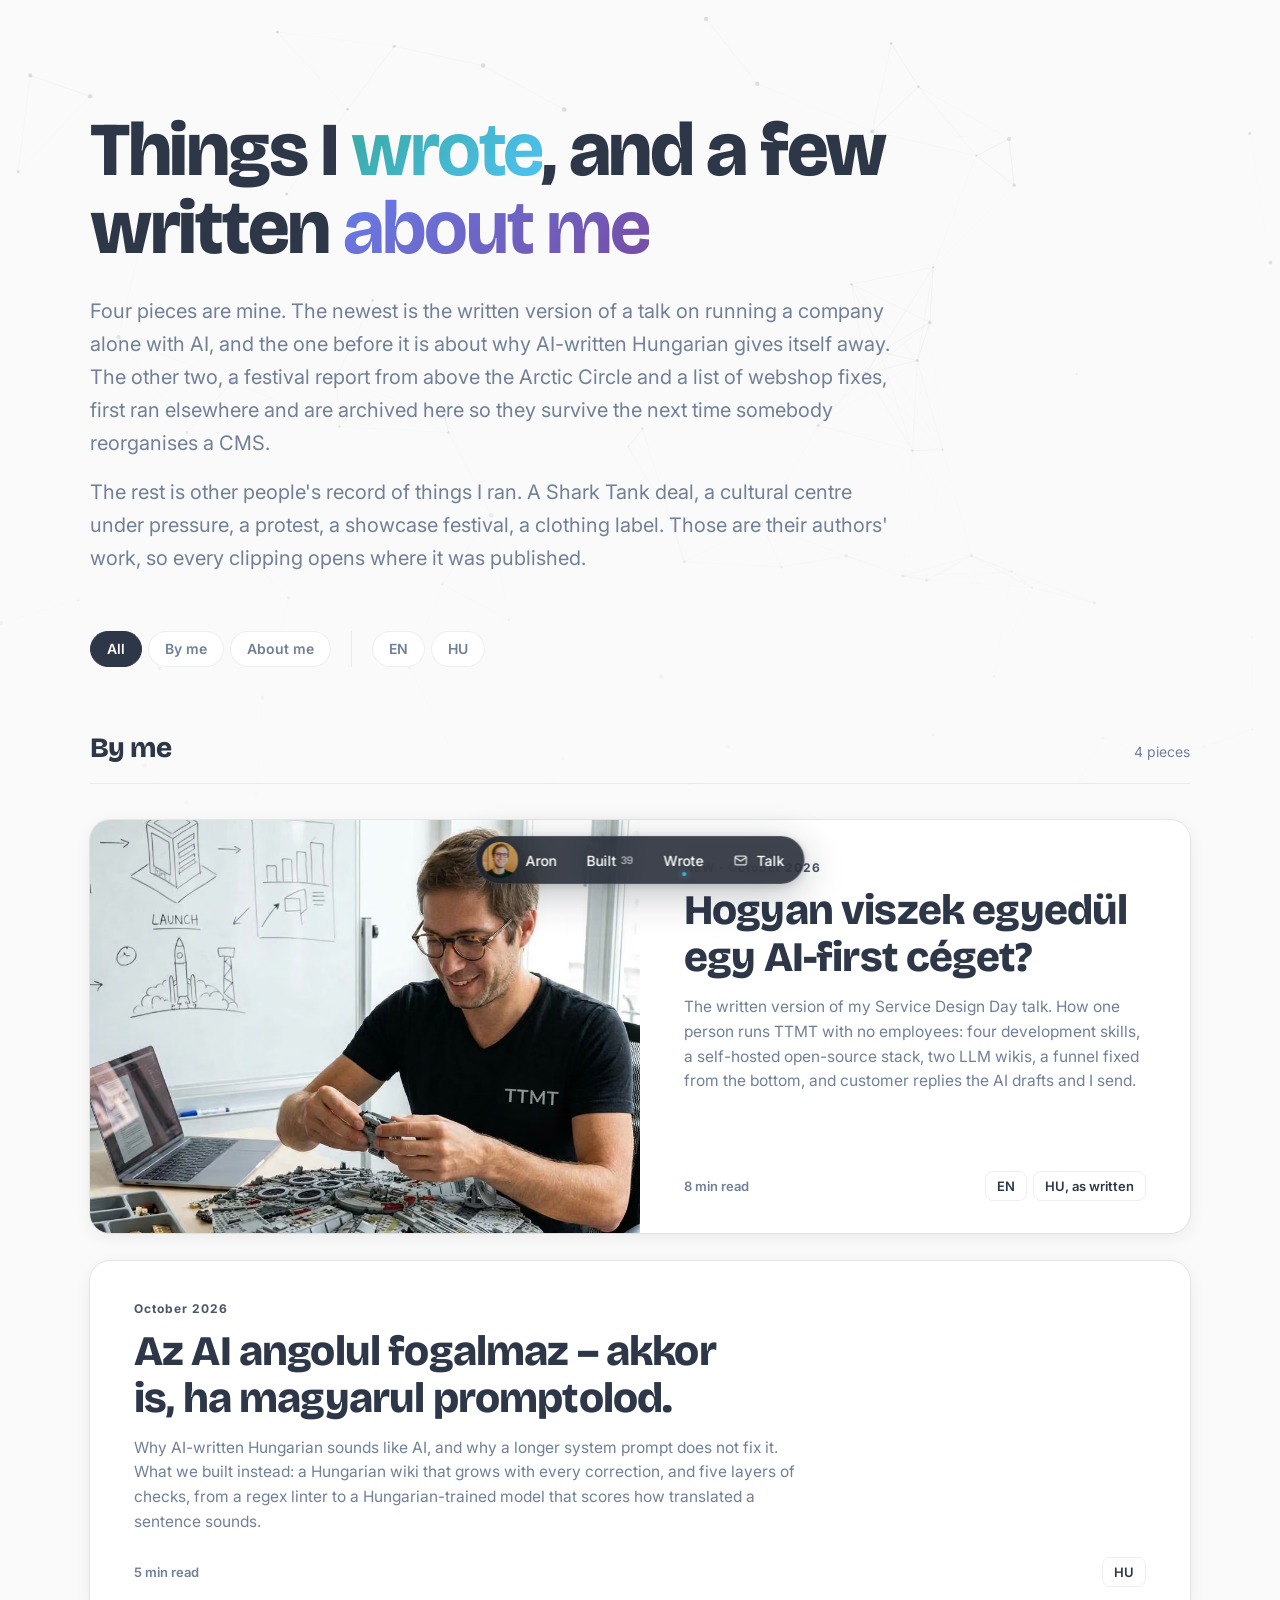
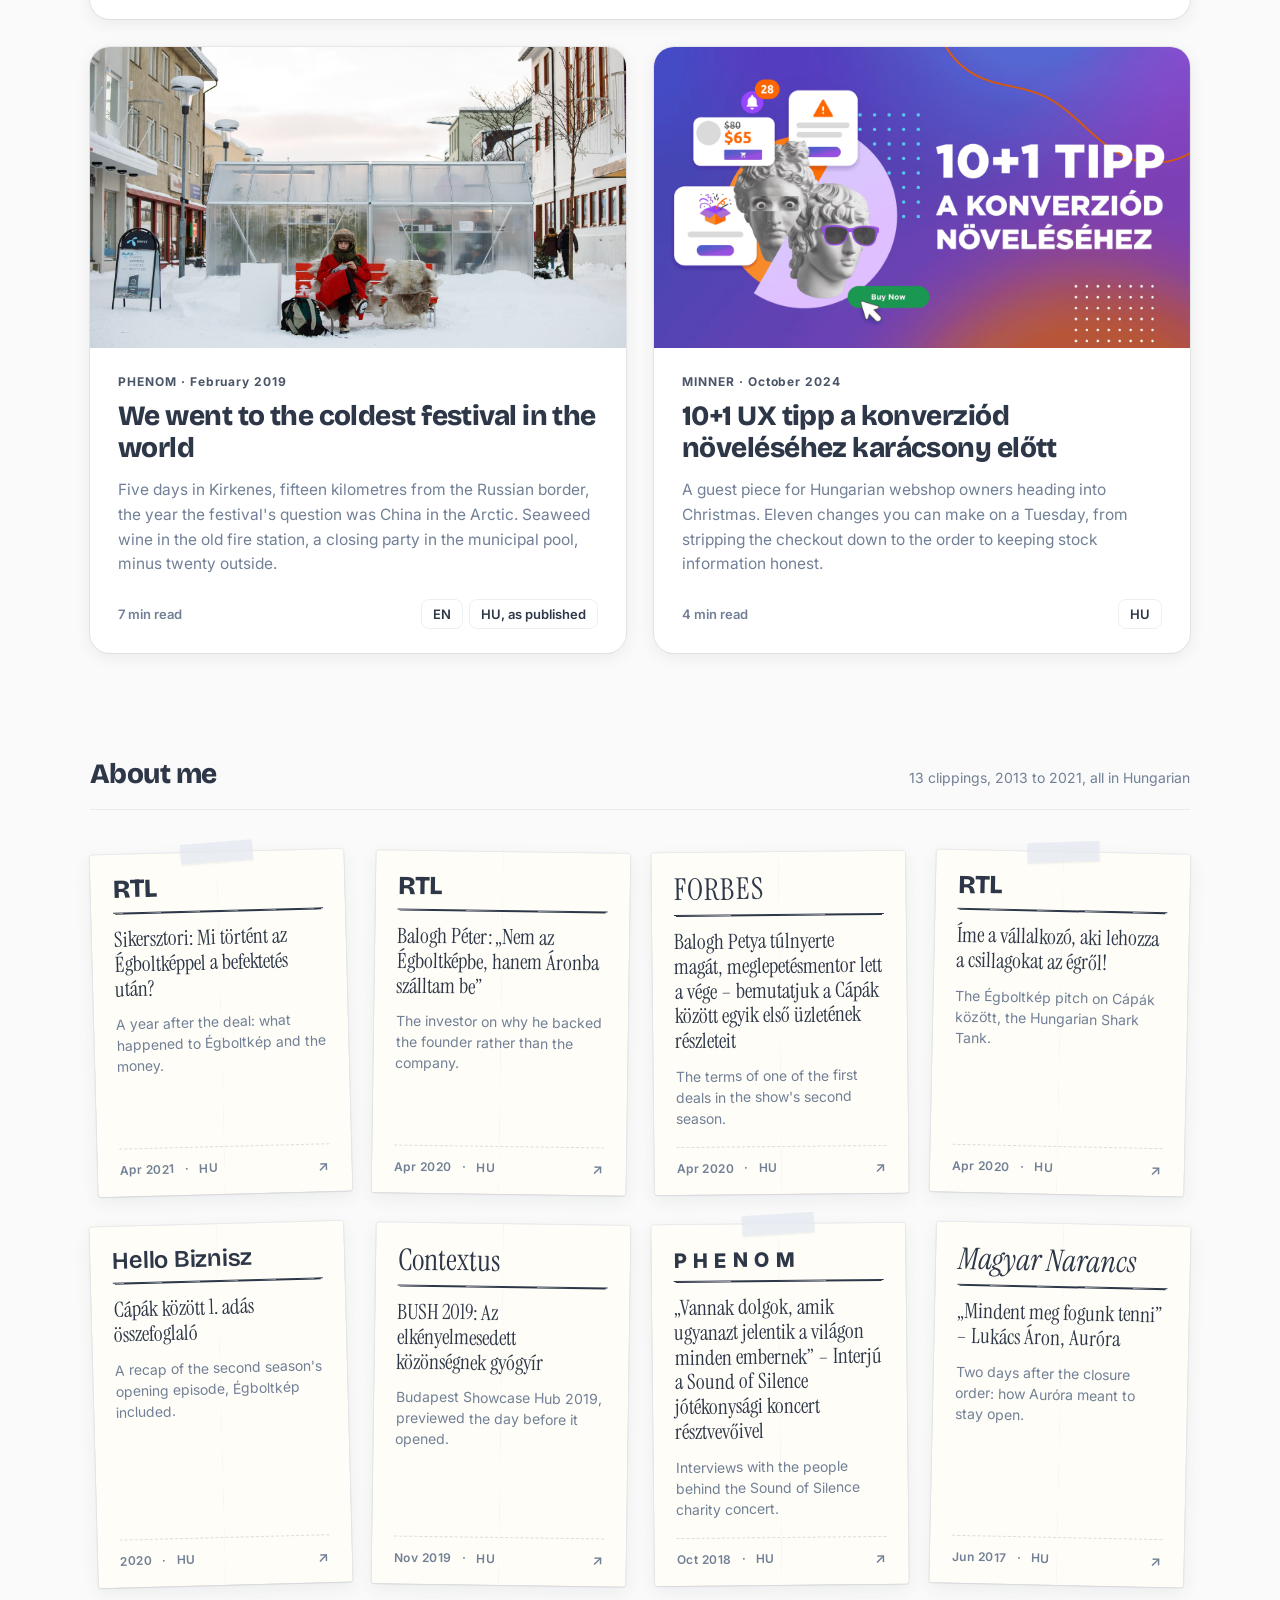
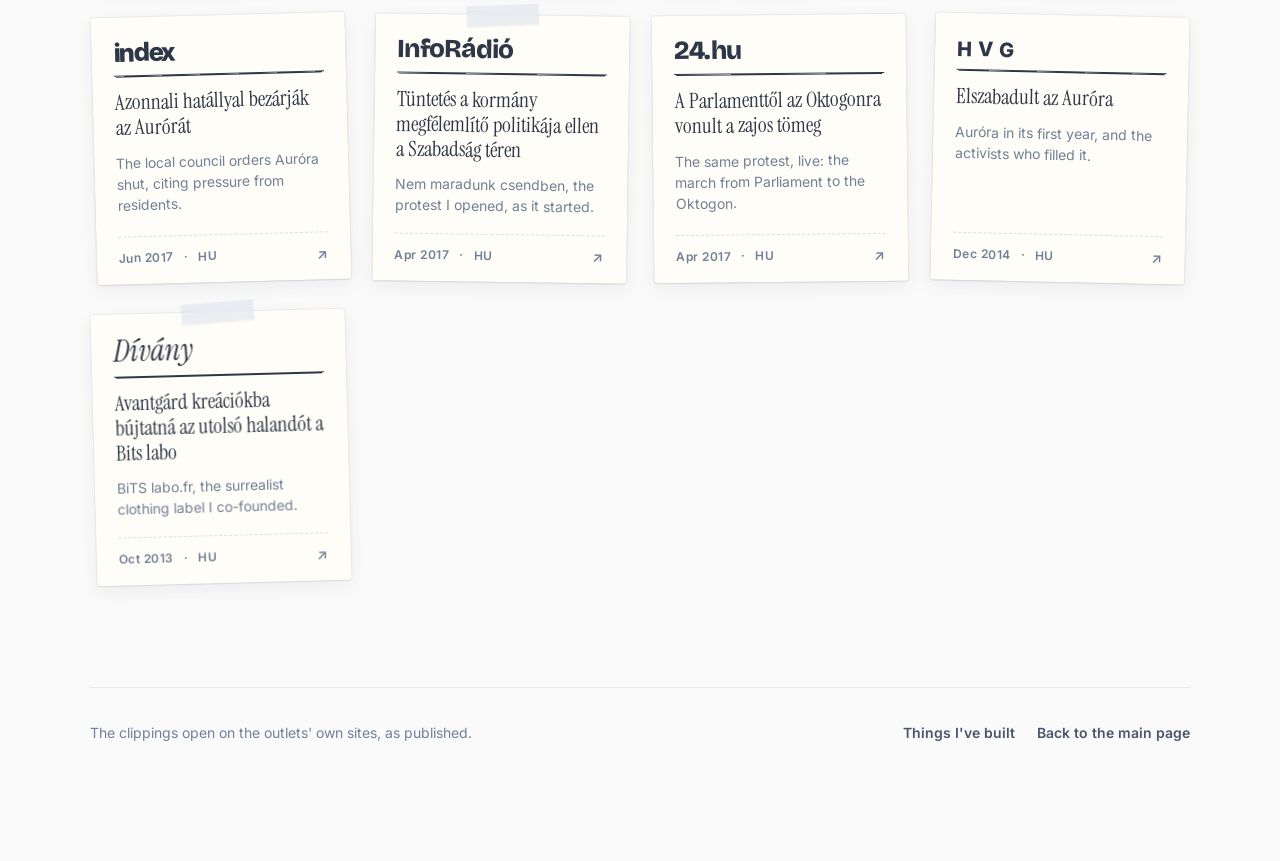
<file: writing.html>
<!DOCTYPE html>
<html lang="en">
<head>
    <meta charset="UTF-8">
    <meta name="viewport" content="width=device-width, initial-scale=1.0">

    <title>Things I wrote | Aron Lukacs</title>
    <meta name="description" content="Three pieces I wrote, on AI-written Hungarian, a festival in Kirkenes and webshop UX, plus thirteen press clippings about things I ran.">
    <meta name="author" content="Aron Lukacs">
    <meta name="robots" content="index, follow">

    <link rel="canonical" href="https://iamaron.com/writing.html">

    <meta property="og:type" content="website">
    <meta property="og:url" content="https://iamaron.com/writing.html">
    <meta property="og:title" content="Things I wrote | Aron Lukacs">
    <meta property="og:description" content="Three pieces I wrote, and thirteen press clippings about things I ran.">
    <meta property="og:image" content="https://iamaron.com/opengraph.png">
    <meta property="og:site_name" content="Aron Lukacs">

    <meta property="twitter:card" content="summary_large_image">
    <meta property="twitter:title" content="Things I wrote | Aron Lukacs">
    <meta property="twitter:description" content="Three pieces I wrote, and thirteen press clippings about things I ran.">
    <meta property="twitter:image" content="https://iamaron.com/opengraph.png">

    <link rel="icon" href="data:image/svg+xml,<svg xmlns=%22http://www.w3.org/2000/svg%22 viewBox=%220 0 100 100%22><text y=%22.9em%22 font-size=%2290%22>✍️</text></svg>">

    <link rel="preconnect" href="https://fonts.googleapis.com">
    <link rel="preconnect" href="https://fonts.gstatic.com" crossorigin>
    <link href="https://fonts.googleapis.com/css2?family=Inter:wght@400;500;600;700;800&family=Bricolage+Grotesque:wght@400;500;600;700;800&family=Instrument+Serif:ital@0;1&display=swap" rel="stylesheet">
    <link rel="stylesheet" href="styles.css">
    <link rel="stylesheet" href="things.css">
    <link rel="stylesheet" href="writing.css">
    <link rel="stylesheet" href="island.css">

    <!-- Filter chips only make sense with JS, so they show only when it runs -->
    <script>document.documentElement.classList.add('js');</script>

    <script type="application/ld+json">
    {
        "@context": "https://schema.org",
        "@type": "CollectionPage",
        "name": "Things I wrote",
        "url": "https://iamaron.com/writing.html",
        "author": {"@type": "Person", "name": "Aron Lukacs", "url": "https://iamaron.com"},
        "hasPart": [
            {
                "@type": "Article",
                "headline": "Hogyan viszek egyedül egy AI-first céget?",
                "url": "https://iamaron.com/ai-first-egyedul.html",
                "datePublished": "2026-10-14",
                "inLanguage": "hu",
                "workTranslation": {"@type": "Article", "headline": "How I run an AI-first company on my own", "url": "https://iamaron.com/ai-first-egyedul.en.html", "inLanguage": "en"},
                "author": {"@type": "Person", "name": "Lukács Áron"}
            },
            {
                "@type": "Article",
                "headline": "Az AI angolul fogalmaz – akkor is, ha magyarul promptolod",
                "url": "https://iamaron.com/ai-magyarul.html",
                "datePublished": "2026-10-03",
                "inLanguage": "hu",
                "author": {"@type": "Person", "name": "Lukács Áron"}
            },
            {
                "@type": "Article",
                "headline": "We went to the coldest festival in the world",
                "url": "https://iamaron.com/barents-spektakel.html",
                "datePublished": "2019-02-28",
                "inLanguage": "en",
                "author": {"@type": "Person", "name": "Aron Lukacs"}
            },
            {
                "@type": "Article",
                "headline": "10+1 UX tipp a konverziód növeléséhez karácsony előtt",
                "url": "https://iamaron.com/minner-ux-tippek.html",
                "datePublished": "2024-10-17",
                "inLanguage": "hu",
                "author": {"@type": "Person", "name": "Lukács Áron"}
            }
        ]
    }
    </script>
</head>
<body>
    <canvas id="particles-canvas" class="particles-background"></canvas>

    <div class="page">
        <div class="hero">
            <h1>Things I <em class="intro-accent gradient-1b">wrote</em>, and a few written <em class="intro-accent gradient-1a">about me</em></h1>
            <p class="hero-lead">Four pieces are mine. The newest is the written version of a talk on running a company alone with AI, and the one before it is about why AI-written Hungarian gives itself away. The other two, a festival report from above the Arctic Circle and a list of webshop fixes, first ran elsewhere and are archived here so they survive the next time somebody reorganises a CMS.</p>
            <p class="hero-lead">The rest is other people's record of things I ran. A Shark Tank deal, a cultural centre under pressure, a protest, a showcase festival, a clothing label. Those are their authors' work, so every clipping opens where it was published.</p>
        </div>

        <div class="filters" role="group" aria-label="Filter the list">
            <div class="filter-set" data-filter="kind">
                <button type="button" class="chip" data-value="all" aria-pressed="true">All</button>
                <button type="button" class="chip" data-value="mine" aria-pressed="false">By me</button>
                <button type="button" class="chip" data-value="press" aria-pressed="false">About me</button>
            </div>
            <div class="filter-set" data-filter="lang">
                <button type="button" class="chip" data-value="en" aria-pressed="false">EN</button>
                <button type="button" class="chip" data-value="hu" aria-pressed="false">HU</button>
            </div>
        </div>
        <p class="filter-empty" hidden>Nothing in that combination.</p>

        <!-- ================= BY ME ================= -->
        <section class="shelf" data-shelf="mine">
            <header class="shelf-head">
                <h2>By me</h2>
                <span>4 pieces</span>
            </header>

            <div class="reads">
                <article class="read-card is-featured" data-kind="mine" data-lang="en hu">
                    <div class="read-card-media">
                        <picture>
                            <source srcset="photos/ai-first/nyito.avif" type="image/avif">
                            <img src="photos/ai-first/nyito.webp" width="920" height="690" loading="lazy" decoding="async" alt="Aron in a TTMT T-shirt building a LEGO Millennium Falcon in front of a whiteboard">
                        </picture>
                    </div>
                    <div class="read-card-body">
                        <p class="read-card-kicker">NEW · October 2026</p>
                        <h3 lang="hu"><a href="ai-first-egyedul.html">Hogyan viszek egyedül egy AI-first céget?</a></h3>
                        <p>The written version of my Service Design Day talk. How one person runs TTMT with no employees: four development skills, a self-hosted open-source stack, two LLM wikis, a funnel fixed from the bottom, and customer replies the AI drafts and I send.</p>
                        <div class="read-card-meta">
                            <span>8 min read</span>
                            <span class="read-card-langs">
                                <a href="ai-first-egyedul.en.html">EN</a>
                                <a href="ai-first-egyedul.html" lang="hu" hreflang="hu">HU, as written</a>
                            </span>
                        </div>
                    </div>
                </article>

                <article class="read-card is-featured" data-kind="mine" data-lang="hu">
                    <div class="read-card-body">
                        <p class="read-card-kicker">October 2026</p>
                        <h3 lang="hu"><a href="ai-magyarul.html">Az AI angolul fogalmaz – akkor is, ha magyarul promptolod.</a></h3>
                        <p>Why AI-written Hungarian sounds like AI, and why a longer system prompt does not fix it. What we built instead: a Hungarian wiki that grows with every correction, and five layers of checks, from a regex linter to a Hungarian-trained model that scores how translated a sentence sounds.</p>
                        <div class="read-card-meta">
                            <span>5 min read</span>
                            <span class="read-card-langs">
                                <a href="ai-magyarul.html" lang="hu">HU</a>
                            </span>
                        </div>
                    </div>
                </article>

                <article class="read-card" data-kind="mine" data-lang="en hu">
                    <div class="read-card-media">
                        <img src="photos/barents/display/2019-03-04_12-38-11_130604.jpg" width="1600" height="1067" loading="lazy" decoding="async" alt="Kirkenes in winter during Barents Spektakel">
                    </div>
                    <div class="read-card-body">
                        <p class="read-card-kicker">PHENOM · February 2019</p>
                        <h3><a href="barents-spektakel.html">We went to the coldest festival in the world</a></h3>
                        <p>Five days in Kirkenes, fifteen kilometres from the Russian border, the year the festival's question was China in the Arctic. Seaweed wine in the old fire station, a closing party in the municipal pool, minus twenty outside.</p>
                        <div class="read-card-meta">
                            <span>7 min read</span>
                            <span class="read-card-langs">
                                <a href="barents-spektakel.html">EN</a>
                                <a href="barents-spektakel.hu.html" lang="hu" hreflang="hu">HU, as published</a>
                            </span>
                        </div>
                    </div>
                </article>

                <article class="read-card" data-kind="mine" data-lang="hu">
                    <div class="read-card-media">
                        <picture>
                            <source srcset="photos/minner/ux-tipp-minner-konverzio.avif" type="image/avif">
                            <img src="photos/minner/ux-tipp-minner-konverzio.webp" width="1400" height="787" loading="lazy" decoding="async" alt="Webshop UX tips for the Christmas season">
                        </picture>
                    </div>
                    <div class="read-card-body">
                        <p class="read-card-kicker">MINNER · October 2024</p>
                        <h3 lang="hu"><a href="minner-ux-tippek.html">10+1 UX tipp a konverziód növeléséhez karácsony előtt</a></h3>
                        <p>A guest piece for Hungarian webshop owners heading into Christmas. Eleven changes you can make on a Tuesday, from stripping the checkout down to the order to keeping stock information honest.</p>
                        <div class="read-card-meta">
                            <span>4 min read</span>
                            <span class="read-card-langs">
                                <a href="minner-ux-tippek.html" lang="hu">HU</a>
                            </span>
                        </div>
                    </div>
                </article>
            </div>
        </section>

        <!-- ================= ABOUT ME ================= -->
        <section class="shelf" data-shelf="press">
            <header class="shelf-head">
                <h2>About me</h2>
                <span>13 clippings, 2013 to 2021, all in Hungarian</span>
            </header>

            <ul class="clips">
                <li data-kind="press" data-lang="hu">
                    <a class="clip" href="https://rtl.hu/capakkozott/2021/04/09/sikersztori-mi-tortent-az-egboltkeppel-a-befektetes-utan" target="_blank" rel="noopener noreferrer">
                        <span class="clip-masthead is-heavy">RTL</span>
                        <span class="clip-headline" lang="hu">Sikersztori: Mi történt az Égboltképpel a befektetés után?</span>
                        <span class="clip-context">A year after the deal: what happened to Égboltkép and the money.</span>
                        <span class="clip-foot"><span>Apr 2021</span><span>HU</span></span>
                    </a>
                </li>
                <li data-kind="press" data-lang="hu">
                    <a class="clip" href="https://rtl.hu/capakkozott/2020/04/29/balogh-peter-nem-az-egboltkepbe-hanem-aronba-szalltam-be" target="_blank" rel="noopener noreferrer">
                        <span class="clip-masthead is-heavy">RTL</span>
                        <span class="clip-headline" lang="hu">Balogh Péter: „Nem az Égboltképbe, hanem Áronba szálltam be”</span>
                        <span class="clip-context">The investor on why he backed the founder rather than the company.</span>
                        <span class="clip-foot"><span>Apr 2020</span><span>HU</span></span>
                    </a>
                </li>
                <li data-kind="press" data-lang="hu">
                    <a class="clip" href="https://www.forbes.hu/uzlet/balogh-petya-tulnyerte-magat-capak-kozott-lukacs-aron-egboltkep/" target="_blank" rel="noopener noreferrer">
                        <span class="clip-masthead is-serif-caps">Forbes</span>
                        <span class="clip-headline" lang="hu">Balogh Petya túlnyerte magát, meglepetésmentor lett a vége – bemutatjuk a Cápák között egyik első üzletének részleteit</span>
                        <span class="clip-context">The terms of one of the first deals in the show's second season.</span>
                        <span class="clip-foot"><span>Apr 2020</span><span>HU</span></span>
                    </a>
                </li>
                <li data-kind="press" data-lang="hu">
                    <a class="clip" href="https://rtl.hu/capakkozott/2020/04/27/ime-a-vallalkozo-aki-lehozza-a-csillagokat-az-egrol" target="_blank" rel="noopener noreferrer">
                        <span class="clip-masthead is-heavy">RTL</span>
                        <span class="clip-headline" lang="hu">Íme a vállalkozó, aki lehozza a csillagokat az égről!</span>
                        <span class="clip-context">The Égboltkép pitch on Cápák között, the Hungarian Shark Tank.</span>
                        <span class="clip-foot"><span>Apr 2020</span><span>HU</span></span>
                    </a>
                </li>
                <li data-kind="press" data-lang="hu">
                    <a class="clip" href="https://hellobiznisz.telekom.hu/capak-kozott-1-adas-osszefoglalo?lifecycle=ALL" target="_blank" rel="noopener noreferrer">
                        <span class="clip-masthead is-rounded">Hello Biznisz</span>
                        <span class="clip-headline" lang="hu">Cápák között 1. adás összefoglaló</span>
                        <span class="clip-context">A recap of the second season's opening episode, Égboltkép included.</span>
                        <span class="clip-foot"><span>2020</span><span>HU</span></span>
                    </a>
                </li>
                <li data-kind="press" data-lang="hu">
                    <a class="clip" href="https://contextus.hu/budapest-showcase-hub-bush-2019-fellepok-interju/" target="_blank" rel="noopener noreferrer">
                        <span class="clip-masthead is-serif">Contextus</span>
                        <span class="clip-headline" lang="hu">BUSH 2019: Az elkényelmesedett közönségnek gyógyír</span>
                        <span class="clip-context">Budapest Showcase Hub 2019, previewed the day before it opened.</span>
                        <span class="clip-foot"><span>Nov 2019</span><span>HU</span></span>
                    </a>
                </li>
                <li data-kind="press" data-lang="hu">
                    <a class="clip" href="https://phenom.hu/vannak-dolgok-amik-ugyanazt-jelentik-a-vilagon-minden-embernek-interju-a-sound-of-silence-jotekonysagi-koncert-resztvevoivel/" target="_blank" rel="noopener noreferrer">
                        <span class="clip-masthead is-wide">PHENOM</span>
                        <span class="clip-headline" lang="hu">„Vannak dolgok, amik ugyanazt jelentik a világon minden embernek” – Interjú a Sound of Silence jótékonysági koncert résztvevőivel</span>
                        <span class="clip-context">Interviews with the people behind the Sound of Silence charity concert.</span>
                        <span class="clip-foot"><span>Oct 2018</span><span>HU</span></span>
                    </a>
                </li>
                <li data-kind="press" data-lang="hu">
                    <a class="clip" href="https://magyarnarancs.hu/lokal/mindent-meg-fogunk-tenni-lukacs-aron-aurora-105042/" target="_blank" rel="noopener noreferrer">
                        <span class="clip-masthead is-serif-italic">Magyar Narancs</span>
                        <span class="clip-headline" lang="hu">„Mindent meg fogunk tenni” – Lukács Áron, Auróra</span>
                        <span class="clip-context">Two days after the closure order: how Auróra meant to stay open.</span>
                        <span class="clip-foot"><span>Jun 2017</span><span>HU</span></span>
                    </a>
                </li>
                <li data-kind="press" data-lang="hu">
                    <a class="clip" href="https://index.hu/belfold/2017/06/28/azonnali_hatallyal_bezarjak_az_aurorat/" target="_blank" rel="noopener noreferrer">
                        <span class="clip-masthead is-lower">index</span>
                        <span class="clip-headline" lang="hu">Azonnali hatállyal bezárják az Aurórát</span>
                        <span class="clip-context">The local council orders Auróra shut, citing pressure from residents.</span>
                        <span class="clip-foot"><span>Jun 2017</span><span>HU</span></span>
                    </a>
                </li>
                <li data-kind="press" data-lang="hu">
                    <a class="clip" href="https://infostart.hu/belfold/2017/04/15/elkezdodott-a-tuntetes-a-szabadsag-teren" target="_blank" rel="noopener noreferrer">
                        <span class="clip-masthead is-heavy">InfoRádió</span>
                        <span class="clip-headline" lang="hu">Tüntetés a kormány megfélemlítő politikája ellen a Szabadság téren</span>
                        <span class="clip-context">Nem maradunk csendben, the protest I opened, as it started.</span>
                        <span class="clip-foot"><span>Apr 2017</span><span>HU</span></span>
                    </a>
                </li>
                <li data-kind="press" data-lang="hu">
                    <a class="clip" href="https://24.hu/belfold/2017/04/15/mar-bemelegit-a-zajos-tuntetes-duborog-a-zene-szolid-a-futtyoges/2453/" target="_blank" rel="noopener noreferrer">
                        <span class="clip-masthead is-heavy">24.hu</span>
                        <span class="clip-headline" lang="hu">A Parlamenttől az Oktogonra vonult a zajos tömeg</span>
                        <span class="clip-context">The same protest, live: the march from Parliament to the Oktogon.</span>
                        <span class="clip-foot"><span>Apr 2017</span><span>HU</span></span>
                    </a>
                </li>
                <li data-kind="press" data-lang="hu">
                    <a class="clip" href="https://hvg.hu/itthon/20141222_Elszabadult_az_Aurora" target="_blank" rel="noopener noreferrer">
                        <span class="clip-masthead is-wide">HVG</span>
                        <span class="clip-headline" lang="hu">Elszabadult az Auróra</span>
                        <span class="clip-context">Auróra in its first year, and the activists who filled it.</span>
                        <span class="clip-foot"><span>Dec 2014</span><span>HU</span></span>
                    </a>
                </li>
                <li data-kind="press" data-lang="hu">
                    <a class="clip" href="https://divany.hu/offline/2013/10/25/avantgard_kreaciokba_bujtatna_az_utolso_halandot_a_bits_labo/" target="_blank" rel="noopener noreferrer">
                        <span class="clip-masthead is-serif-italic">Dívány</span>
                        <span class="clip-headline" lang="hu">Avantgárd kreációkba bújtatná az utolsó halandót a Bits labo</span>
                        <span class="clip-context">BiTS labo.fr, the surrealist clothing label I co-founded.</span>
                        <span class="clip-foot"><span>Oct 2013</span><span>HU</span></span>
                    </a>
                </li>
            </ul>
        </section>

        <footer class="page-footer">
            <div>The clippings open on the outlets' own sites, as published.</div>
            <div class="page-footer-links"><a href="things.html">Things I've built</a> <a href="/">Back to the main page</a></div>
        </footer>
    </div>

    <script>
        // Filters: one kind (all / by me / about me) and any number of languages.
        // No language selected means every language.
        (function () {
            var items = Array.prototype.slice.call(document.querySelectorAll('[data-kind]'));
            var shelves = Array.prototype.slice.call(document.querySelectorAll('.shelf'));
            var empty = document.querySelector('.filter-empty');
            var kind = 'all';
            var langs = [];

            function apply() {
                items.forEach(function (el) {
                    var okKind = kind === 'all' || el.getAttribute('data-kind') === kind;
                    var itemLangs = el.getAttribute('data-lang').split(' ');
                    var okLang = !langs.length || langs.some(function (l) { return itemLangs.indexOf(l) !== -1; });
                    el.hidden = !(okKind && okLang);
                });
                var anyShown = false;
                shelves.forEach(function (s) {
                    var shown = s.querySelectorAll('[data-kind]:not([hidden])').length > 0;
                    s.hidden = !shown;
                    anyShown = anyShown || shown;
                });
                empty.hidden = anyShown;
            }

            document.querySelectorAll('.filter-set').forEach(function (set) {
                var type = set.getAttribute('data-filter');
                set.addEventListener('click', function (e) {
                    var chip = e.target.closest('.chip');
                    if (!chip) return;
                    var value = chip.getAttribute('data-value');
                    if (type === 'kind') {
                        kind = value;
                        set.querySelectorAll('.chip').forEach(function (c) {
                            c.setAttribute('aria-pressed', String(c === chip));
                        });
                    } else {
                        var on = chip.getAttribute('aria-pressed') !== 'true';
                        chip.setAttribute('aria-pressed', String(on));
                        langs = on ? langs.concat(value) : langs.filter(function (l) { return l !== value; });
                    }
                    apply();
                });
            });
        })();
    </script>

    <script>
        // Connected-dots background, same behaviour as the things page.
        (function () {
            const canvas = document.getElementById('particles-canvas');
            if (!canvas) return;
            const ctx = canvas.getContext('2d');
            const reduced = window.matchMedia('(prefers-reduced-motion: reduce)').matches;
            let particles = [];
            let mouse = { x: null, y: null };

            function size() {
                canvas.width = window.innerWidth;
                canvas.height = window.innerHeight;
            }

            function build() {
                const count = Math.min(Math.floor((canvas.width * canvas.height) / 14000), 260);
                particles = [];
                for (let i = 0; i < count; i++) {
                    particles.push({
                        x: Math.random() * canvas.width,
                        y: Math.random() * canvas.height,
                        vx: (Math.random() - 0.5) * 0.35,
                        vy: (Math.random() - 0.5) * 0.35,
                        r: Math.random() * 1.6 + 0.8
                    });
                }
            }

            function frame() {
                ctx.clearRect(0, 0, canvas.width, canvas.height);

                for (const p of particles) {
                    p.x += p.vx;
                    p.y += p.vy;
                    if (p.x < 0 || p.x > canvas.width) p.vx *= -1;
                    if (p.y < 0 || p.y > canvas.height) p.vy *= -1;

                    if (mouse.x !== null) {
                        const dx = p.x - mouse.x;
                        const dy = p.y - mouse.y;
                        const d = Math.hypot(dx, dy);
                        if (d < 110 && d > 0) {
                            p.x += (dx / d) * 1.4;
                            p.y += (dy / d) * 1.4;
                        }
                    }

                    ctx.beginPath();
                    ctx.arc(p.x, p.y, p.r, 0, Math.PI * 2);
                    ctx.fillStyle = 'rgba(74, 85, 104, 0.35)';
                    ctx.fill();
                }

                for (let i = 0; i < particles.length; i++) {
                    for (let j = i + 1; j < particles.length; j++) {
                        const dx = particles[i].x - particles[j].x;
                        const dy = particles[i].y - particles[j].y;
                        const d = Math.hypot(dx, dy);
                        if (d < 150) {
                            ctx.beginPath();
                            ctx.strokeStyle = 'rgba(74, 85, 104, ' + (0.16 * (1 - d / 150)) + ')';
                            ctx.lineWidth = 1;
                            ctx.moveTo(particles[i].x, particles[i].y);
                            ctx.lineTo(particles[j].x, particles[j].y);
                            ctx.stroke();
                        }
                    }
                }

                requestAnimationFrame(frame);
            }

            size();
            build();
            if (!reduced) frame();

            window.addEventListener('resize', function () { size(); build(); });
            window.addEventListener('mousemove', function (e) { mouse.x = e.clientX; mouse.y = e.clientY; });
            window.addEventListener('mouseout', function () { mouse.x = null; mouse.y = null; });
        })();
    </script>

    <!-- Site nav. island.js turns it into the morphing island; without JS it stays a row of links. -->
    <nav class="island" aria-label="Site">
        <div class="island-shell">
            <div class="island-bar">
                <a class="island-home" href="/" aria-label="Aron Lukacs, home"><span class="island-avatar"><img src="aron-avatar.jpg" alt="" width="36" height="36"></span><span class="island-label">Aron</span></a>
                <a href="things.html" data-panel="built">Built<sup>39</sup></a>
                <a href="writing.html" data-panel="wrote" aria-current="page">Wrote</a>
                <a class="island-talk" href="mailto:aron.lukacs@gmail.com"><svg width="15" height="15" fill="none" stroke="currentColor" stroke-width="2" stroke-linecap="round" stroke-linejoin="round" viewBox="0 0 24 24" aria-hidden="true"><rect x="3" y="5" width="18" height="14" rx="2"/><path d="m3 7 9 6 9-6"/></svg>Talk</a>
            </div>
        </div>
    </nav>
    <script src="island.js"></script>
</body>
</html>
</file>
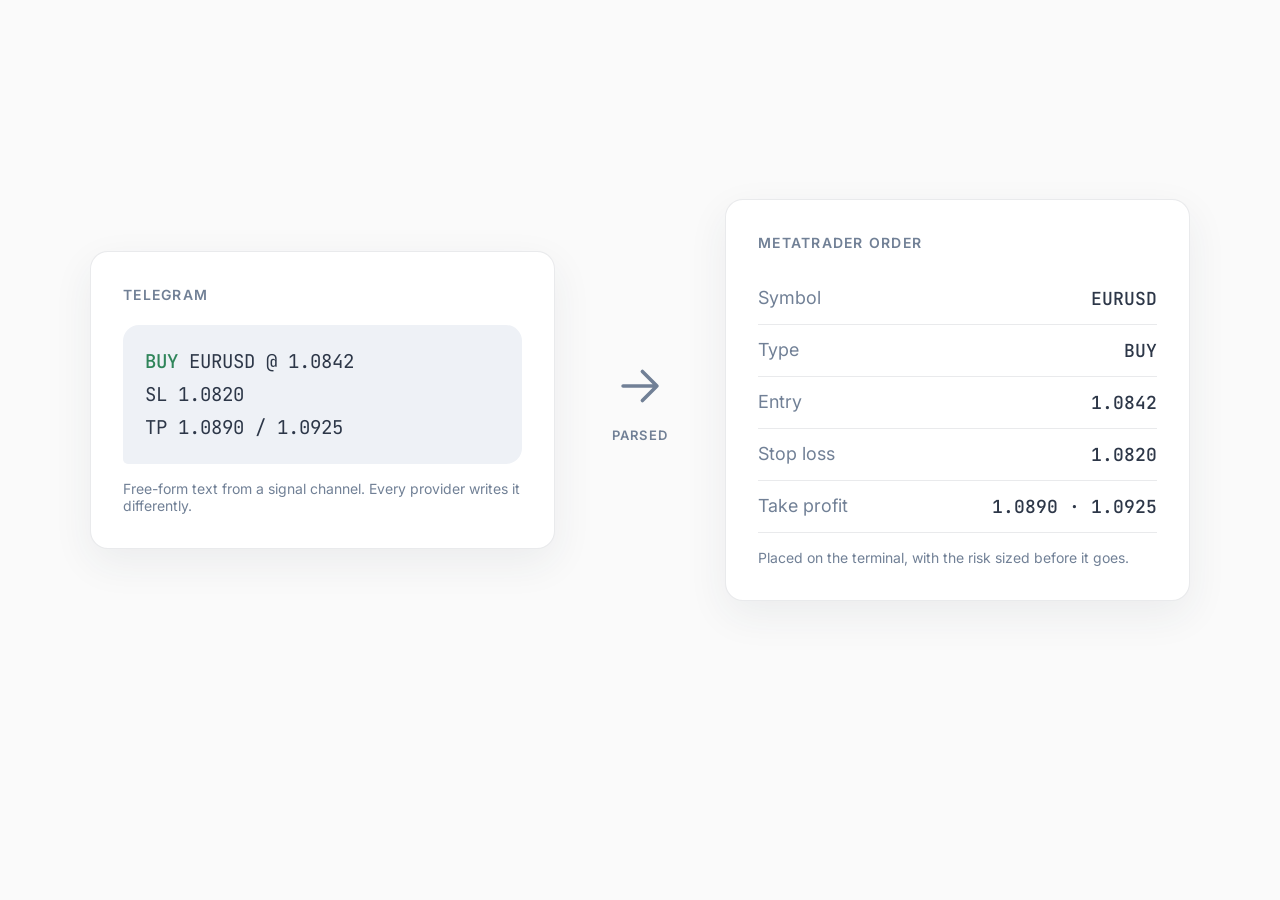
<file: tools/tiles/teletrade.html>
<!DOCTYPE html>
<html lang="en"><head><meta charset="utf-8">
<link href="https://fonts.googleapis.com/css2?family=Inter:wght@400;500;600;700&family=JetBrains+Mono:wght@400;500&display=swap" rel="stylesheet">
<style>
  :root{--bg:#FAFAFA;--card:#FFF;--text:#2D3748;--muted:#718096;--accent:#4A5568;--line:rgba(45,55,72,.1)}
  *{box-sizing:border-box;margin:0}
  body{width:1280px;height:800px;background:var(--bg);font-family:Inter,system-ui,sans-serif;
       display:flex;align-items:center;justify-content:center;gap:56px;padding:90px;color:var(--text)}
  .panel{flex:1;background:var(--card);border:1px solid var(--line);border-radius:18px;padding:34px 32px;
         box-shadow:0 14px 40px rgba(45,55,72,.07)}
  .label{font-size:14px;font-weight:600;letter-spacing:.09em;text-transform:uppercase;color:var(--muted);margin-bottom:22px}
  .bubble{background:#EEF1F6;border-radius:16px 16px 16px 5px;padding:20px 22px;font-family:'JetBrains Mono',ui-monospace,monospace;
          font-size:19px;line-height:1.75;color:var(--text)}
  .bubble .side{color:#2F855A;font-weight:500}
  .meta{margin-top:16px;font-size:14px;color:var(--muted)}
  .row{display:flex;justify-content:space-between;padding:14px 0;border-bottom:1px solid var(--line);font-size:18px}
  .row:last-child{border-bottom:0}
  .row span:first-child{color:var(--muted)}
  .row span:last-child{font-family:'JetBrains Mono',ui-monospace,monospace;font-weight:500}
  .arrow{flex:none;display:flex;flex-direction:column;align-items:center;gap:12px;color:var(--muted)}
  .arrow .t{font-size:13px;font-weight:600;letter-spacing:.08em;text-transform:uppercase}
</style></head>
<body>
  <div class="panel">
    <div class="label">Telegram</div>
    <div class="bubble"><span class="side">BUY</span> EURUSD @ 1.0842<br>SL 1.0820<br>TP 1.0890 / 1.0925</div>
    <div class="meta">Free-form text from a signal channel. Every provider writes it differently.</div>
  </div>
  <div class="arrow">
    <svg width="58" height="58" viewBox="0 0 24 24" fill="none" stroke="currentColor" stroke-width="1.5"
         stroke-linecap="round" stroke-linejoin="round"><path d="M5 12h14M13 6l6 6-6 6"/></svg>
    <div class="t">parsed</div>
  </div>
  <div class="panel">
    <div class="label">MetaTrader order</div>
    <div class="row"><span>Symbol</span><span>EURUSD</span></div>
    <div class="row"><span>Type</span><span>BUY</span></div>
    <div class="row"><span>Entry</span><span>1.0842</span></div>
    <div class="row"><span>Stop loss</span><span>1.0820</span></div>
    <div class="row"><span>Take profit</span><span>1.0890 · 1.0925</span></div>
    <div class="meta">Placed on the terminal, with the risk sized before it goes.</div>
  </div>
</body></html>
</file>
<file: styles.css>
:root {
    /* Sophisticated Neutral Palette */
    --color-bg: #FAFAFA;            /* Off-White - clean, professional background */
    --color-card: #FFFFFF;          /* White - crisp containers */
    --color-text: #2D3748;          /* Charcoal - strong primary text */
    --color-text-secondary: #718096; /* Slate Gray - balanced secondary text */
    --color-border: rgba(45, 55, 72, 0.08); /* Subtle charcoal border */
    --color-accent: #4A5568;        /* Deep Indigo - sophisticated, professional accent */
    --shadow-sm: 0 1px 2px rgba(45, 55, 72, 0.04);
    --shadow-md: 0 4px 16px rgba(45, 55, 72, 0.08);
    --shadow-lg: 0 8px 32px rgba(45, 55, 72, 0.12);
}

* {
    margin: 0;
    padding: 0;
    box-sizing: border-box;
}

html {
    scroll-behavior: smooth;
}

body {
    font-family: 'Inter', -apple-system, BlinkMacSystemFont, sans-serif;
    background: var(--color-bg);
    color: var(--color-text);
    -webkit-font-smoothing: antialiased;
    -moz-osx-font-smoothing: grayscale;
    position: relative;
}

/* Particles Background */
.particles-background {
    position: fixed;
    top: 0;
    left: 0;
    width: 100%;
    height: 100vh;
    pointer-events: none;
    z-index: 0;
    opacity: 0.5;
    /* Gradient mask to fade out towards bottom */
    -webkit-mask-image: linear-gradient(to bottom,
        rgba(0, 0, 0, 1) 0%,
        rgba(0, 0, 0, 0.8) 40%,
        rgba(0, 0, 0, 0.3) 70%,
        rgba(0, 0, 0, 0) 100%);
    mask-image: linear-gradient(to bottom,
        rgba(0, 0, 0, 1) 0%,
        rgba(0, 0, 0, 0.8) 40%,
        rgba(0, 0, 0, 0.3) 70%,
        rgba(0, 0, 0, 0) 100%);
}

.container {
    max-width: 1400px;
    margin: 0 auto;
    padding: 80px 60px;
    position: relative;
    z-index: 1;
}

.layout {
    display: grid;
    grid-template-columns: 1fr 2fr;
    gap: 80px;
    align-items: start;
}

/* Left Profile Section */
.profile-section {
    position: sticky;
    top: 80px;
    padding-right: 40px;
}

.avatar {
    width: 160px;
    height: 160px;
    border-radius: 50%;
    margin-bottom: 32px;
    position: relative;
    overflow: visible;
    box-shadow: var(--shadow-md);
}

.avatar img {
    border-radius: 50%;
    overflow: hidden;
}

.avatar::after {
    content: '';
    position: absolute;
    inset: 0;
    border-radius: 50%;
    box-shadow: inset 0 0 0 1px rgba(255, 255, 255, 0.1);
    pointer-events: none;
}

/* Speech bubble on avatar */
.avatar::before {
    content: 'hi5!';
    position: absolute;
    top: 20px;
    right: -115px;
    transform: scale(0) rotate(-8deg);
    background: white;
    color: #2D3748;
    padding: 12px 22px;
    border-radius: 28px;
    font-size: 22px;
    font-weight: 800;
    font-family: 'Bricolage Grotesque', 'Inter', sans-serif;
    text-transform: uppercase;
    letter-spacing: 0.08em;
    white-space: nowrap;
    opacity: 0;
    pointer-events: none;
    transition: all 0.35s cubic-bezier(0.68, -0.55, 0.265, 1.55);
    box-shadow: 0 8px 24px rgba(0, 0, 0, 0.2);
    border: 4px solid #2D3748;
    z-index: 100;
}

/* Speech bubble tail - positioned correctly */
.avatar .bubble-tail {
    position: absolute;
    top: 48px;
    right: -92px;
    width: 20px;
    height: 20px;
    opacity: 0;
    pointer-events: none;
    transition: all 0.35s cubic-bezier(0.68, -0.55, 0.265, 1.55);
    transform: scale(0);
    z-index: 99;
}

/* Tail black border triangle */
.avatar .bubble-tail::before {
    content: '';
    position: absolute;
    top: 0;
    left: 0;
    width: 0;
    height: 0;
    border-left: 22px solid #2D3748;
    border-top: 0px solid transparent;
    border-bottom: 20px solid transparent;
    transform: rotate(20deg);
}

/* Tail white fill triangle */
.avatar .bubble-tail::after {
    content: '';
    position: absolute;
    top: 2px;
    left: -1px;
    width: 0;
    height: 0;
    border-left: 18px solid white;
    border-top: 0px solid transparent;
    border-bottom: 16px solid transparent;
    transform: rotate(20deg);
}

.avatar.show-bubble::before {
    opacity: 1;
    transform: scale(1) rotate(-8deg);
}

.avatar.show-bubble .bubble-tail {
    opacity: 1;
    transform: scale(1) rotate(0deg);
}

h1 {
    font-family: 'Bricolage Grotesque', 'Inter', -apple-system, BlinkMacSystemFont, sans-serif;
    font-size: 42px;
    font-weight: 800;
    letter-spacing: -0.02em;
    line-height: 1.1;
    margin-bottom: 12px;
}

.tagline {
    font-size: 16px;
    font-weight: 600;
    color: var(--color-accent);
    margin-bottom: 24px;
}

.bio {
    font-size: 15px;
    line-height: 1.6;
    color: var(--color-text-secondary);
    margin-bottom: 24px;
}

.chips {
    display: flex;
    flex-wrap: wrap;
    gap: 8px;
    margin-bottom: 24px;
}

.chip {
    padding: 6px 12px;
    background: rgba(74, 85, 104, 0.1); /* Deep indigo with 10% opacity */
    border-radius: 20px;
    font-size: 12px;
    font-weight: 500;
    color: var(--color-accent);
}

.cta-buttons {
    display: flex;
    flex-direction: column;
    gap: 12px;
    margin-bottom: 24px;
    position: relative;
}

.btn {
    padding: 12px 20px;
    border-radius: 12px;
    font-size: 14px;
    font-weight: 600;
    text-decoration: none;
    text-align: center;
    transition: all 0.2s;
    border: 1px solid transparent;
    cursor: pointer;
    display: block;
    width: 100%;
    font-family: inherit;
    box-sizing: border-box;
}

.border-radius-none {
    border-radius: 0 !important;
    overflow:visible !important;
}

.bento-item.border-radius-none::before {
    display: none;
}

.btn-primary {
    background: var(--color-accent);
    color: white;
}

.btn-primary:hover {
    background: #2D3748; /* Darker indigo on hover */
    transform: translateY(-2px);
}

.btn-secondary {
    background: var(--color-card);
    color: var(--color-text);
    border: 1px solid var(--color-border);
}

.btn-secondary:hover {
    border-color: var(--color-accent);
}

/* GitHub button carries a mark, so it centres its contents as a row */
.btn-github {
    display: flex;
    align-items: center;
    justify-content: center;
    gap: 8px;
}

.btn-github svg {
    flex: none;
}

.btn-email {
    display: flex;
    align-items: center;
    justify-content: center;
    gap: 8px;
    position: relative;
}

.copy-email-icon {
    display: inline-flex;
    align-items: center;
    justify-content: center;
    border-radius: 6px;
    transition: all 0.2s;
    cursor: pointer;
}

.copy-email-icon:hover {
    background: rgba(74, 85, 104, 0.1);
    padding: 4px;
    margin: -4px;
    transform: scale(1.1);
}

.copy-email-icon:active {
    transform: scale(0.95);
}

.email-tooltip {
    position: absolute;
    bottom: -60px;
    left: 50%;
    transform: translateX(-50%) scale(0);
    background: var(--color-text);
    color: white;
    padding: 8px 14px;
    border-radius: 8px;
    font-size: 13px;
    font-weight: 500;
    white-space: nowrap;
    opacity: 0;
    pointer-events: none;
    box-shadow: 0 4px 12px rgba(0, 0, 0, 0.2);
    z-index: 100;
}

.email-tooltip::after {
    content: '';
    position: absolute;
    top: -4px;
    left: 50%;
    transform: translateX(-50%);
    border: 6px solid transparent;
    border-bottom-color: var(--color-text);
}

.email-tooltip.show {
    animation: tooltipPop 2s ease;
}

@keyframes tooltipPop {
    0% {
        opacity: 0;
        transform: translateX(-50%) scale(0.8);
    }
    10% {
        opacity: 1;
        transform: translateX(-50%) scale(1);
    }
    90% {
        opacity: 1;
        transform: translateX(-50%) scale(1);
    }
    100% {
        opacity: 0;
        transform: translateX(-50%) scale(0.8);
    }
}

/* Calendly Modal */
.modal-overlay {
    position: fixed;
    top: 0;
    left: 0;
    width: 100%;
    height: 100%;
    background: rgba(45, 55, 72, 0.8);
    backdrop-filter: blur(8px);
    -webkit-backdrop-filter: blur(8px);
    z-index: 1000;
    display: flex;
    align-items: center;
    justify-content: center;
    opacity: 0;
    visibility: hidden;
    padding: 20px;
}

.modal-content {
    position: relative;
    background: white;
    border-radius: 24px;
    max-width: 900px;
    width: 100%;
    max-height: 90vh;
    box-shadow: 0 24px 48px rgba(0, 0, 0, 0.3);
    transform: scale(0.8);
    overflow: hidden;
}

.modal-close {
    position: absolute;
    top: 16px;
    right: 16px;
    width: 40px;
    height: 40px;
    border-radius: 50%;
    background: rgba(45, 55, 72, 0.1);
    border: none;
    font-size: 28px;
    line-height: 1;
    color: var(--color-text);
    cursor: pointer;
    z-index: 10;
    transition: all 0.2s;
    display: flex;
    align-items: center;
    justify-content: center;
}

.modal-close:hover {
    background: rgba(45, 55, 72, 0.2);
    transform: rotate(90deg);
}

.calendly-inline-widget {
    min-width: 320px;
    height: 700px;
    border-radius: 24px;
}

@media (max-width: 768px) {
    .modal-content {
        max-height: 95vh;
    }

    .calendly-inline-widget {
        height: 600px;
    }
}

/* Scroll Depth Indicator Navigation */
.scroll-nav {
    position: fixed;
    right: 32px;
    top: 50%;
    transform: translateY(-50%);
    z-index: 100;
    display: flex;
    align-items: center;
}

.scroll-nav-track {
    position: absolute;
    right: 5px;
    top: 0;
    bottom: 0;
    width: 1px;
    background: var(--color-border);
    opacity: 0.5;
}

.scroll-nav-list {
    list-style: none;
    margin: 0;
    padding: 0;
    display: flex;
    flex-direction: column;
    gap: 20px;
    position: relative;
    z-index: 1;
}

.scroll-nav-dot {
    display: flex;
    align-items: center;
    justify-content: flex-end;
    text-decoration: none;
    position: relative;
    cursor: pointer;
    transition: all 0.3s cubic-bezier(0.4, 0, 0.2, 1);
}

.scroll-nav-dot .dot {
    width: 10px;
    height: 10px;
    border-radius: 50%;
    background: var(--color-text-secondary);
    opacity: 0.3;
    transition: all 0.3s cubic-bezier(0.4, 0, 0.2, 1);
    position: relative;
}

.scroll-nav-dot:hover .dot {
    opacity: 0.6;
    transform: scale(1.2);
}

.scroll-nav-dot.active .dot {
    background: var(--color-accent);
    opacity: 1;
    transform: scale(1.4);
    box-shadow: 0 0 0 3px rgba(74, 85, 104, 0.2); /* Deep indigo glow */
}

/* Tooltip on hover */
.scroll-nav-dot::before {
    content: attr(data-tooltip);
    position: absolute;
    right: 24px;
    background: var(--color-text);
    color: white;
    padding: 8px 12px;
    border-radius: 8px;
    font-size: 13px;
    font-weight: 500;
    white-space: nowrap;
    opacity: 0;
    pointer-events: none;
    transform: translateX(8px);
    transition: all 0.3s cubic-bezier(0.4, 0, 0.2, 1);
    box-shadow: 0 4px 12px rgba(0, 0, 0, 0.15);
}

.scroll-nav-dot::after {
    content: '';
    position: absolute;
    right: 16px;
    border: 6px solid transparent;
    border-left-color: var(--color-text);
    opacity: 0;
    pointer-events: none;
    transition: all 0.3s cubic-bezier(0.4, 0, 0.2, 1);
}

.scroll-nav-dot:hover::before,
.scroll-nav-dot:hover::after {
    opacity: 1;
    transform: translateX(0);
}

.social-proof {
    padding-top: 24px;
    border-top: 1px solid var(--color-border);
}

.social-proof-title {
    font-size: 11px;
    font-weight: 600;
    text-transform: uppercase;
    letter-spacing: 0.05em;
    color: var(--color-text-secondary);
    margin-bottom: 12px;
}

.social-proof-text {
    font-size: 13px;
    color: var(--color-text-secondary);
    line-height: 1.5;
}

/* Right Bento Grid Section */
.bento-section {
    min-height: 100vh;
}

.bento-grid {
    display: grid;
    grid-template-columns: repeat(2, 1fr);
    gap: 20px;
    width: 100%;
}

/* Bento items - initial state for reveal animation */
.bento-item {
    background: var(--color-card);
    border-radius: 28px;
    border: 1px solid var(--color-border);
    overflow: hidden;
    /* Only transition properties not controlled by GSAP */
    transition: border-color 0.3s cubic-bezier(0.4, 0, 0.2, 1),
                box-shadow 0.3s cubic-bezier(0.4, 0, 0.2, 1);
    position: relative;
    box-shadow: var(--shadow-sm);
}

/* Initial state for scroll reveal */
.bento-item:not(.section-intro) {
    opacity: 0.6;
    transform: scale(0.8) translateZ(0);
    will-change: transform, opacity;
}

/* For users who prefer reduced motion */
@media (prefers-reduced-motion: reduce) {
    .bento-item {
        opacity: 1 !important;
        transform: scale(1) translateZ(0) !important;
    }
}

.bento-item::before {
    content: '';
    position: absolute;
    inset: 0;
    border-radius: 28px;
    padding: 1px;
    background: linear-gradient(180deg, rgba(255, 255, 255, 0.8) 0%, rgba(255, 255, 255, 0) 100%);
    -webkit-mask: linear-gradient(#fff 0 0) content-box, linear-gradient(#fff 0 0);
    -webkit-mask-composite: xor;
    mask-composite: exclude;
    opacity: 0;
    transition: opacity 0.3s;
    pointer-events: none;
}

.bento-item:hover {
    transform: translateY(-4px);
    box-shadow: var(--shadow-lg);
    border-color: rgba(0, 0, 0, 0.1);
}

.bento-item:hover::before {
    opacity: 1;
}

/* Grid sizes */
.span-2 {
    grid-column: span 2;
}

.row-span-24 {
    grid-row: span 24;
}

.row-span-12 {
    grid-row: span 12;
}

.row-span-4 {
    grid-row: span 4;
}

.row-span-2 {
    grid-row: span 2;
}

.item-content {
    padding: 28px;
    height: 100%;
    display: flex;
    flex-direction: column;
    justify-content: center;
    min-height: 140px;
}

.item-title {
    font-size: 19px;
    font-weight: 600;
    margin-bottom: 8px;
    line-height: 1.3;
}

.item-subtitle {
    font-size: 9px;
    font-weight: 500;
    color: var(--color-accent);
    margin-bottom: 12px;
    text-transform: uppercase;
    letter-spacing: 0.05em;
}

.item-description {
    font-size: 15px;
    color: var(--color-text-secondary);
    line-height: 1.6;
}

/* --- Achievement Ticker Styling --- */

.achievement-ticker {
    position: relative;
    padding-top: 12px;
    margin-top: 16px;
    border-top: 1px solid rgba(45, 55, 72, 0.1);
    width: 100%;
    height: 5em;
    color: rgba(45, 55, 72, 0.7);
}

.ticker-viewport {
    position: absolute;
    top: 12px;
    left: 0;
    right: 0;
    bottom: 0;
    overflow: hidden;
}

.ticker-item {
    position: absolute;
    top: 0;
    left: 0;
    width: 100%;
    font-family: 'Inter', sans-serif;
    font-size: 0.875rem;
    line-height: 1.6;
    opacity: 0;
    padding-left: 20px;
    padding-right: 8px;
}

.ticker-item::before {
    content: '›';
    position: absolute;
    left: 4px;
    top: 0;
    font-weight: 700;
    color: rgba(45, 55, 72, 0.5);
}

/* --- Endorsement Card Stack Styling --- */

.bento-item:has(.endorsement-stack-container) {
    overflow: visible;
    background: transparent;
    border: none;
    box-shadow: none;
}

.endorsement-stack-container {
    position: relative;
}

.endorsement-stack {
    position: relative;
    width: 100%;
    min-height: 300px;
}

.endorsement-card {
    position: absolute;
    top: 0;
    left: 0;
    width: 100%;
    padding: 36px 32px;
    box-sizing: border-box;
    background: var(--color-card);
    border-radius: 20px;
    box-shadow: 0 4px 12px rgba(45, 55, 72, 0.08);
    transition: transform 0.3s ease, box-shadow 0.3s ease;
    will-change: transform;
    cursor: grab;
    opacity: 0;
}

.endorsement-card:active {
    cursor: grabbing;
}

.endorsement-label {
    font-size: 11px;
    font-weight: 600;
    text-transform: uppercase;
    letter-spacing: 0.1em;
    color: var(--color-accent);
    margin-bottom: 20px;
    opacity: 0.8;
}

.endorsement-text {
    font-size: 19px;
    line-height: 1.65;
    color: var(--color-text);
    margin: 0 0 28px 0;
    font-weight: 400;
}

.endorsement-text .highlight-gradient {
    font-family: 'Bricolage Grotesque', 'Inter', sans-serif;
    font-weight: 700;
    background-image: linear-gradient(135deg, #667EEA, #764BA2);
    -webkit-background-clip: text;
    -webkit-text-fill-color: transparent;
    background-clip: text;
    color: transparent;
}

.endorsement-footer {
    display: flex;
    justify-content: space-between;
    align-items: center;
    padding-top: 24px;
    border-top: 1px solid rgba(74, 85, 104, 0.1);
}

.author-info {
    display: flex;
    flex-direction: column;
    gap: 4px;
}

.author-name {
    font-size: 16px;
    font-weight: 600;
    color: var(--color-text);
}

.author-position {
    font-size: 14px;
    font-weight: 500;
    color: var(--color-text-secondary);
}

.author-name-row {
    display: flex;
    align-items: center;
    gap: 6px;
}

.linkedin-link {
    display: inline-flex;
    align-items: center;
    color: #0A66C2;
    transition: all 0.2s ease;
    opacity: 0.8;
}

.linkedin-link:hover {
    opacity: 1;
    transform: translateY(-1px);
}

.linkedin-link svg {
    transition: transform 0.2s ease;
}

.linkedin-link:hover svg {
    transform: scale(1.1);
}

.endorsement-badge {
    display: flex;
    align-items: center;
    gap: 6px;
    padding: 6px 12px;
    background: rgba(102, 126, 234, 0.08);
    border-radius: 20px;
    font-size: 12px;
    font-weight: 600;
    color: #667EEA;
}

.endorsement-badge svg {
    color: #667EEA;
}

/* Floating Navigation for Endorsements */

.endorsement-nav-float {
    display: flex;
    align-items: center;
    justify-content: center;
    gap: 24px;
    margin-top: -12px;
    margin-bottom: 24px;
    padding: 16px 24px;
    background: rgba(255, 255, 255, 0.8);
    backdrop-filter: blur(10px);
    -webkit-backdrop-filter: blur(10px);
    border-radius: 50px;
    border: 1px solid rgba(74, 85, 104, 0.08);
    box-shadow: 0 4px 16px rgba(45, 55, 72, 0.06);
    width: fit-content;
    margin-left: auto;
    margin-right: auto;
}

.endorsement-nav-arrow {
    background: transparent;
    border: none;
    width: 36px;
    height: 36px;
    display: flex;
    align-items: center;
    justify-content: center;
    cursor: pointer;
    transition: all 0.2s ease;
    border-radius: 50%;
}

.endorsement-nav-arrow:hover {
    background: rgba(74, 85, 104, 0.08);
    transform: scale(1.1);
}

.endorsement-nav-arrow:disabled {
    opacity: 0.3;
    cursor: not-allowed;
    pointer-events: none;
}

.endorsement-nav-arrow svg {
    color: var(--color-accent);
    transition: color 0.2s ease;
}

.endorsement-nav-arrow:hover svg {
    color: var(--color-text);
}

.endorsement-nav-dots {
    display: flex;
    gap: 8px;
    align-items: center;
}

.endorsement-nav-dot {
    width: 8px;
    height: 8px;
    border-radius: 50%;
    background: var(--color-border);
    border: none;
    cursor: pointer;
    transition: all 0.3s ease;
    padding: 0;
}

.endorsement-nav-dot:hover {
    background: var(--color-text-secondary);
    transform: scale(1.2);
}

.endorsement-nav-dot.active {
    background: var(--color-accent);
    width: 24px;
    border-radius: 4px;
}

.item-list {
    list-style: none;
    margin: 8px 0 0 0;
}

.item-list li {
    font-size: 14px;
    color: var(--color-text-secondary);
    line-height: 1.6;
    padding-left: 18px;
    position: relative;
    margin-bottom: 6px;
}

.item-list li::before {
    content: '→';
    position: absolute;
    left: 0;
    color: var(--color-accent);
}

/* Link Items */
.link-item {
    display: flex;
    align-items: center;
    gap: 20px;
    padding: 24px;
    text-decoration: none;
    color: inherit;
    min-height: 120px;
}

.link-icon {
    width: 56px;
    height: 56px;
    border-radius: 16px;
    background: linear-gradient(135deg, #4A5568 0%, #2D3748 100%); /* Deep indigo gradient */
    display: flex;
    align-items: center;
    justify-content: center;
    flex-shrink: 0;
    box-shadow: 0 4px 12px rgba(74, 85, 104, 0.3);
}

.link-info h3 {
    font-size: 17px;
    font-weight: 600;
    margin-bottom: 4px;
}

.link-info p {
    font-size: 14px;
    color: var(--color-text-secondary);
}

/* Section Headers */
.section-header {
    padding: 16px 0;
    font-size: 13px;
    font-weight: 600;
    text-transform: uppercase;
    letter-spacing: 0.08em;
    color: var(--color-text-secondary);
    grid-column: 1 / -1;
    margin-top: 20px;
}

/* Image Cards */
.image-card {
    position: relative;
    height: 100%;
    overflow: hidden;
}

.image-card::before {
    content: '';
    position: absolute;
    inset: 0;
    background-size: cover;
    background-position: center;
    background-repeat: no-repeat;
    background-image: inherit;
    transition: transform 0.6s cubic-bezier(0.4, 0, 0.2, 1);
}

.bento-item:hover .image-card::before {
    transform: scale(1.08);
}

.caption {
    position: absolute;
    bottom: 20px;
    left: 20px;
    background: rgba(255, 255, 255, 0.95);
    backdrop-filter: blur(20px);
    -webkit-backdrop-filter: blur(20px);
    padding: 10px 16px;
    border-radius: 12px;
    font-size: 14px;
    font-weight: 500;
    box-shadow: 0 4px 16px rgba(0, 0, 0, 0.1);
    border: 1px solid rgba(255, 255, 255, 0.3);
    z-index: 1;
    transition: transform 0.3s cubic-bezier(0.4, 0, 0.2, 1);
    max-width: calc(100% - 40px);
    width: fit-content;
}

.bento-item:hover .caption {
    transform: translateY(-3px);
}

/* Mobile: move Xaver stage photo caption below image like YouTube embeds */
@media (max-width: 768px) {
    .bg-xaver-stage .caption {
        position: static;
        background: transparent;
        backdrop-filter: none;
        -webkit-backdrop-filter: none;
        border: none;
        box-shadow: none;
        padding: 20px;
        margin: 0;
        max-width: 100%;
        border-radius: 0;
        font-size: 13px;
        color: var(--color-text-secondary);
        line-height: 1.6;
    }

    .bento-item:hover .bg-xaver-stage .caption {
        transform: none;
    }
}

/* CTA Link */
.cta-link {
    display: inline-flex;
    align-items: center;
    gap: 8px;
    margin-top: 16px;
    padding: 8px 12px;
    background: rgba(74, 85, 104, 0.1); /* Deep indigo with 10% opacity */
    border-radius: 8px;
    font-size: 13px;
    color: var(--color-accent);
    text-decoration: none;
    font-weight: 600;
    transition: all 0.2s;
    width: fit-content;
}

.cta-link:hover {
    background: rgba(74, 85, 104, 0.15); /* Deep indigo with 15% opacity */
    transform: translateY(-1px);
}

/* Video Card */
.video-card {
    position: relative;
    width: 100%;
    padding-bottom: 56.25%; /* 16:9 aspect ratio */
    overflow: hidden;
    border-radius: 28px 28px 0 0;
}

.video-card iframe {
    position: absolute;
    top: 0;
    left: 0;
    width: 100%;
    height: 100%;
    border: none;
    border-radius: 28px 28px 0 0;
}

/* Map Widget */
.map-widget {
    position: relative;
    height: 300px;
    overflow: hidden;
    cursor: default;
    display: block;
}

.map-widget iframe {
    position: absolute;
    top: -25%;
    left: -25%;
    width: 150%;
    height: 150%;
    border: none;
    opacity: 0.95;
    pointer-events: none;
    cursor: default;
}

.map-marker {
    position: absolute;
    transform: translate(-50%, -50%);
    width: 28px;
    height: 28px;
    z-index: 10;
}

.marker-pulse {
    position: absolute;
    left: 50%;
    top: 50%;
    width: 48px;
    height: 48px;
    transform: translate(-50%, -50%);
    background: #EA4335;
    border-radius: 50%;
    opacity: 0.3;
    animation: pulse 2s infinite;
}

@keyframes pulse {
    0%, 100% {
        transform: translate(-50%, -50%) scale(1);
        opacity: 0.2;
    }
    50% {
        transform: translate(-50%, -50%) scale(1.5);
        opacity: 0;
    }
}

.marker-dot {
    position: relative;
    width: 100%;
    height: 100%;
    background: white;
    border-radius: 50%;
    display: flex;
    align-items: center;
    justify-content: center;
}

.marker-dot::before {
    content: '';
    position: absolute;
    inset: 3px;
    background: #EA4335;
    border-radius: 50%;
}

.marker-dot::after {
    content: '';
    position: absolute;
    inset: 5px;
    background: #EA4335;
    border-radius: 50%;
}

.cloud {
    position: absolute;
    width: 500px;
    height: 200px;
    opacity: 0.4;
    filter: blur(3px);
    animation: float 35s infinite linear;
    z-index: 5;
    pointer-events: none;
}

.cloud:nth-child(2) {
    animation-delay: -15s;
    top: 30%;
}

@keyframes float {
    0% {
        transform: translateX(-100%);
    }
    100% {
        transform: translateX(calc(100% + 500px));
    }
}

.plane {
    position: absolute;
    width: 24px;
    animation: fly 45s infinite linear;
    filter: drop-shadow(0 4px 8px rgba(0, 0, 0, 0.2));
}

@keyframes fly {
    0% {
        left: -5%;
        top: 20%;
    }
    50% {
        left: 105%;
        top: 70%;
    }
    100% {
        left: -5%;
        top: 20%;
    }
}

.map-caption {
    position: absolute;
    bottom: 20px;
    left: 50%;
    transform: translateX(-50%);
    background: rgba(255, 255, 255, 0.7);
    backdrop-filter: blur(20px);
    -webkit-backdrop-filter: blur(20px);
    padding: 8px 16px;
    border-radius: 10px;
    font-size: 14px;
    font-weight: 500;
    box-shadow: 0 0 0 1px rgba(0, 0, 0, 0.06);
    z-index: 10;
}

/* Logo Wall - Floating */
.logo-section {
    grid-column: 1 / -1;
    margin: 40px 0;
    padding: 40px 0;
}

.logo-section-title {
    font-size: 11px;
    font-weight: 600;
    text-transform: uppercase;
    letter-spacing: 0.05em;
    color: var(--color-text-secondary);
    margin-bottom: 24px;
    text-align: center;
}

.logo-wall {
    display: flex;
    flex-wrap: wrap;
    gap: 32px 48px;
    align-items: center;
    justify-content: center;
    opacity: 0.6;
}

.logo-item {
    height: 32px;
    filter: grayscale(100%);
    transition: all 0.3s;
}

.logo-item:hover {
    filter: grayscale(0%);
    opacity: 1;
}

/* Timeline */
.timeline {
    padding: 32px 28px;
}

.timeline-item {
    display: grid;
    grid-template-columns: 80px 1fr;
    gap: 24px;
    padding: 16px 0;
    border-bottom: 1px solid var(--color-border);
}

.timeline-item:last-child {
    border-bottom: none;
}

.timeline-year {
    font-size: 14px;
    font-weight: 600;
    color: var(--color-accent);
}

.timeline-content h3 {
    font-size: 16px;
    font-weight: 600;
    margin-bottom: 4px;
    line-height: 1.3;
}

.timeline-content p {
    font-size: 14px;
    color: var(--color-text-secondary);
    line-height: 1.5;
}

/* Avatar Image */
.avatar img {
    width: 100%;
    height: 100%;
    object-fit: cover;
}

/* Section Intro Styles */
.section-intro {
    background: transparent;
    border: none;
    box-shadow: none;
    padding: 0;
}

.bento-item.section-intro:hover {
    transform: none;
    box-shadow: none;
    border-color: transparent;
}

.section-intro-wrapper {
    padding: 0 0 40px 0;
}

.section-intro-wrapper.compact {
    padding: 0 0 30px 0;
}

.section-intro-text {
    margin: 0;
    line-height: 1.4;
    letter-spacing: -0.02em;
}

.intro-heading {
    font-size: 34px;
    font-weight: 700;
    color: var(--color-text);
    display: block;
    line-height: 1.3;
}

.intro-heading-hero {
    font-size: 68px;
    font-weight: 800;
    margin-bottom: 8px;
    opacity: 0;
    transform: translateX(-60px);
}

.intro-heading-secondary {
    font-size: 34px;
    font-weight: 600;
    margin-left: 40px;
    display: block;
    margin-top: 4px;
    opacity: 0;
    transform: translateX(60px);
}

.wave {
    display: inline-block;
    animation: wave-animation 2.5s infinite;
    transform-origin: 70% 70%;
    cursor: url('data:image/svg+xml;utf8,<svg xmlns="http://www.w3.org/2000/svg" width="48" height="48" viewBox="0 0 48 48"><text y="32" font-size="32">👋</text></svg>') 16 16, pointer;
    position: relative;
}

@keyframes wave-animation {
    0%, 100% { transform: rotate(0deg); }
    10% { transform: rotate(14deg); }
    20% { transform: rotate(-8deg); }
    30% { transform: rotate(14deg); }
    40% { transform: rotate(-4deg); }
    50% { transform: rotate(10deg); }
    60% { transform: rotate(0deg); }
}

.intro-heading-medium {
    font-size: 28px;
    font-weight: 700;
    color: var(--color-text);
    display: block;
    line-height: 1.3;
    opacity: 0;
    transform: translateX(-40px);
}

.intro-subheading-large {
    font-size: 20px;
    font-weight: 500;
    color: var(--color-text-secondary);
    display: block;
    margin-top: 18px;
    line-height: 1.5;
    opacity: 0;
    transform: translateY(30px);
}

.intro-subheading-large.compact {
    margin-top: 6px;
}

.intro-body {
    font-size: 18px;
    font-weight: 400;
    color: var(--color-text-secondary);
    display: block;
    margin-top: 16px;
    line-height: 1.6;
    opacity: 0;
    transform: translateY(30px);
}

/* Intro body needs to be visible after animation */
.intro-body.animated {
    opacity: 0.85;
}

.intro-body-small {
    font-size: 17px;
    font-weight: 400;
    color: var(--color-text-secondary);
    display: block;
    margin-top: 22px;
    opacity: 0;
    transform: translateY(30px);
    line-height: 1.6;
}

.intro-cta {
    font-size: 16px;
    font-weight: 500;
    color: var(--color-text);
    display: block;
    margin-top: 16px;
    opacity: 0;
    transform: translateY(30px);
    text-align: center;
}

.intro-accent {
    font-family: 'Bricolage Grotesque', 'Inter', -apple-system, BlinkMacSystemFont, sans-serif;
    font-style: normal;
    font-weight: 700;
}

/* Gradient 1a: Culture - Vibrant Purple-Blue */
.intro-accent.gradient-1a {
    background-image: linear-gradient(135deg, #667EEA, #764BA2);
    -webkit-background-clip: text;
    -webkit-text-fill-color: transparent;
    background-clip: text;
    color: transparent;
    position: relative;
}

/* Gradient 1b: Technology - Teal-Cyan */
.intro-accent.gradient-1b {
    background-image: linear-gradient(135deg, #38A89D, #4FC3F7);
    -webkit-background-clip: text;
    -webkit-text-fill-color: transparent;
    background-clip: text;
    color: transparent;
    position: relative;
}

/* Gradient 1c: Business - Pink-Coral */
.intro-accent.gradient-1c {
    background-image: linear-gradient(135deg, #F093FB, #F5576C);
    -webkit-background-clip: text;
    -webkit-text-fill-color: transparent;
    background-clip: text;
    color: transparent;
    position: relative;
}

/* Gradient 2: Unexpected Pop with Teal (hard part) */
.intro-accent.gradient-2 {
    background-image: linear-gradient(to right, #F093FB, #F5576C);
    -webkit-background-clip: text;
    -webkit-text-fill-color: transparent;
    background-clip: text;
    color: transparent;
}

/* Gradient 3: Angled Vibrant (something real) */
.intro-accent.gradient-3 {
    background-image: linear-gradient(45deg, #38A89D, #667EEA);
    -webkit-background-clip: text;
    -webkit-text-fill-color: transparent;
    background-clip: text;
    color: transparent;
}

/* Gradient 4: Bold Purple-Pink (matters) */
.intro-accent.gradient-4 {
    background-image: linear-gradient(135deg, #667EEA, #F093FB);
    -webkit-background-clip: text;
    -webkit-text-fill-color: transparent;
    background-clip: text;
    color: transparent;
}

/* Gradient 5: Deep Blue-Indigo (infrastructure) */
.intro-accent.gradient-5 {
    background-image: linear-gradient(to right, #4A90E2, #667EEA, #764BA2);
    -webkit-background-clip: text;
    -webkit-text-fill-color: transparent;
    background-clip: text;
    color: transparent;
}

/* Gradient 6: Warm Amber-Red (pandemic) */
.intro-accent.gradient-6 {
    background-image: linear-gradient(135deg, #F5576C, #FD7E14);
    -webkit-background-clip: text;
    -webkit-text-fill-color: transparent;
    background-clip: text;
    color: transparent;
}

/* Gradient 7: Deep Purple-Blue (focus) */
.intro-accent.gradient-7 {
    background-image: linear-gradient(135deg, #667EEA, #4A90E2);
    -webkit-background-clip: text;
    -webkit-text-fill-color: transparent;
    background-clip: text;
    color: transparent;
}

.intro-heading-medium.line-2 {
    margin-top: 2px;
}

.accent-strong {
    color: var(--color-accent);
}

/* Map Specific Styles */
.map-iframe-filter {
    filter: saturate(0.85) brightness(1.05);
}

.map-marker-budapest {
    left: 50%;
    top: 50%;
}

/* Image Card Backgrounds */
.image-full-height {
    height: 100%;
}

.bg-loginet-22 {
    background-image: url('photos/loginet-22.jpg');
}

.bg-sharktank {
    background-image: url('photos/sharktank.jpg');
}

.bg-bits {
    background-image: url('photos/bits.jpg');
}

.bg-fixer {
    background-image: url('photos/fixer.jpg');
}

.bg-sociomapping {
    background-image: url('photos/sociomapping.jpg');
}

.bg-bankito {
    background-image: url('photos/bankito.jpg');
}

.bg-aurora {
    background-image: url('photos/aurora.jpg');
}

.bg-bush {
    background-image: url('photos/bush.jpg');
}

.bg-startup-safari {
    background-image: url('photos/startup-safari.jpg');
}

.bg-xaver-stage {
    background-image: url('photos/xaver-stage.jpg');
}

.bg-winery {
    background-image: url('photos/winery.jpg');
}

/* Layout Specific */
.grid-22design {
    display: grid;
    grid-template-columns: 1fr auto;
    gap: 28px;
    align-items: center;
    padding: 28px;
    height: 100%;
}

.image-square-180 {
    width: 180px;
    height: 180px;
    border-radius: 16px;
    overflow: hidden;
    flex-shrink: 0;
}

.image-square-180 img {
    height: 100%;
    object-fit: cover;
}

/* Mobile: stack 22.design image below text */
@media (max-width: 768px) {
    .grid-22design {
        grid-template-columns: 1fr;
        gap: 20px;
    }

    .image-square-180 {
        width: 100%;
        height: 200px;
        order: 2;
        display: flex;
        align-items: center;
        justify-content: center;
    }

    .image-square-180 img {
        width: auto;
        height: 100%;
        object-fit: contain;
    }
}

.title-margin-8 {
    margin-bottom: 8px;
}

/* Video and Overflow */
.overflow-visible {
    overflow: visible;
}

.video-wrapper {
    padding-bottom: 56.25%;
    margin-bottom: 0;
}

.video-caption {
    padding: 20px;
}

.caption-text {
    font-size: 13px;
    color: var(--color-text-secondary);
    line-height: 1.6;
    margin: 0;
}

/* Link Flex Wrapper */
.link-flex-wrapper {
    display: flex;
    gap: 12px;
    flex-wrap: wrap;
    margin-top: 16px;
}

.cta-link.no-margin-top {
    margin-top: 0;
}

/* HR Divider */
.hr-divider {
    border: none;
    border-top: 1px solid var(--color-border);
    margin: 16px 0;
}

.item-description.no-margin {
    margin-bottom: 0;
}

/* Piano Video */
.piano-video-wrapper {
    position: relative;
    width: 100%;
    height: 100%;
    min-height: 300px;
    overflow: hidden;
    border-radius: 28px;
}

.piano-video {
    width: 100%;
    height: 100%;
    object-fit: cover;
    display: block;
    border-radius: 28px;
}

/* Spotify Embed */
.spotify-embed-wrapper {
    padding: 0;
    overflow: hidden;
    display: block;
    line-height: 0;
}

.spotify-iframe {
    border-radius: 28px;
    width: 100%;
    height: 400px;
    border: none;
    display: block;
    vertical-align: bottom;
}

/* Responsive */
@media (max-width: 1200px) {
    .layout {
        grid-template-columns: 1fr;
        gap: 60px;
    }

    .profile-section {
        position: relative;
        top: 0;
        padding-right: 0;
    }

    .scroll-nav {
        right: 16px; /* Closer to edge on tablets */
    }
}

@media (max-width: 768px) {
    .container {
        padding: 40px 24px;
    }

    h1 {
        font-size: 32px;
    }

    .bio {
        font-size: 14px;
    }

    .bento-grid {
        grid-template-columns: 1fr;
        gap: 16px;
    }

    .span-2 {
        grid-column: span 1;
    }

    .avatar {
        width: 120px;
        height: 120px;
    }

    .image-card {
        height: 180px;
    }


    .endorsement-card {
        padding: 28px 24px;
    }

    .endorsement-text {
        font-size: 17px;
    }

    .endorsement-footer {
        flex-direction: column;
        align-items: flex-start;
        gap: 16px;
    }

    .endorsement-nav-float {
        padding: 12px 20px;
        gap: 20px;
        margin-top: -8px;
    }

    .endorsement-nav-arrow {
        width: 32px;
        height: 32px;
    }

    .scroll-nav {
        display: none; /* Hide scroll navigation on mobile */
    }

    .particles-background {
        display: none; /* Hide particles on mobile for performance */
    }
}

/* Custom emoji cursors */
.cursor-hungary {
    cursor: url('data:image/svg+xml;utf8,<svg xmlns="http://www.w3.org/2000/svg" width="32" height="32"><text y="24" font-size="24">🇭🇺</text></svg>') 16 16, auto;
}

.cursor-nerd {
    cursor: url('data:image/svg+xml;utf8,<svg xmlns="http://www.w3.org/2000/svg" width="32" height="32"><text y="24" font-size="24">🤓</text></svg>') 16 16, auto;
}

.cursor-chart {
    cursor: url('data:image/svg+xml;utf8,<svg xmlns="http://www.w3.org/2000/svg" width="32" height="32"><text y="24" font-size="24">📈</text></svg>') 16 16, auto;
}

.cursor-robot {
    cursor: url('data:image/svg+xml;utf8,<svg xmlns="http://www.w3.org/2000/svg" width="32" height="32"><text y="24" font-size="24">🤖</text></svg>') 16 16, auto;
}

.cursor-bulb {
    cursor: url('data:image/svg+xml;utf8,<svg xmlns="http://www.w3.org/2000/svg" width="32" height="32"><text y="24" font-size="24">💡</text></svg>') 16 16, auto;
}

.cursor-climber {
    cursor: url('data:image/svg+xml;utf8,<svg xmlns="http://www.w3.org/2000/svg" width="32" height="32"><text y="24" font-size="24">🧗🏻‍♂️</text></svg>') 16 16, auto;
}

.cursor-shark {
    cursor: url('data:image/svg+xml;utf8,<svg xmlns="http://www.w3.org/2000/svg" width="32" height="32"><text y="24" font-size="24">🦈</text></svg>') 16 16, auto;
}

.cursor-tv {
    cursor: url('data:image/svg+xml;utf8,<svg xmlns="http://www.w3.org/2000/svg" width="32" height="32"><text y="24" font-size="24">📺</text></svg>') 16 16, auto;
}

.cursor-heart {
    cursor: url('data:image/svg+xml;utf8,<svg xmlns="http://www.w3.org/2000/svg" width="32" height="32"><text y="24" font-size="24">❤️</text></svg>') 16 16, auto;
}

/* ===== Link to the projects index ===================================== */

/* The last nav dot leaves the page, so it sits below a divider and reads
   as an outbound mark rather than another section on this one. */
.scroll-nav-break {
    margin-top: 8px;
    padding-top: 16px;
    position: relative;
}

.scroll-nav-break::before {
    content: '';
    position: absolute;
    top: 0;
    right: 1px;
    width: 9px;
    height: 1px;
    background: var(--color-border);
}

.scroll-nav-dot-external .dot {
    width: 11px;
    height: 11px;
    border-radius: 3px;
    background: var(--color-accent);
    opacity: 0.45;
}

.scroll-nav-dot-external:hover .dot {
    opacity: 1;
    transform: scale(1.15);
}
</file>
<file: article.css>
/* article.css — archived long-form pieces.
   Shares tokens, fonts and the particles canvas with styles.css.
   Reading measure is the whole layout here: one column, nothing in the margins. */

.article-page {
    max-width: 1180px;
    margin: 0 auto;
    padding: 0 40px 120px;
    position: relative;
    z-index: 1;
}

/* Language switch: the current language is a state, not a link */

.lang-switch {
    display: inline-flex;
    align-items: center;
    border: 1px solid var(--color-border);
    background: var(--color-card);
    border-radius: 11px;
    overflow: hidden;
}

.lang-switch a,
.lang-switch span {
    padding: 8px 14px;
    font-size: 13px;
    font-weight: 600;
    line-height: 1;
    text-decoration: none;
    transition: background-color 0.2s, color 0.2s;
}

.lang-switch span[aria-current] {
    background: var(--color-accent);
    color: #fff;
}

.lang-switch a {
    color: var(--color-text-secondary);
}

.lang-switch a:hover {
    background: rgba(74, 85, 104, 0.08);
    color: var(--color-text);
}

/* The switch sits above the kicker now that the topbar is gone */
.article-lang {
    margin-bottom: 28px;
}

/* --- Article header --- */

.article {
    max-width: 720px;
    margin: 0 auto;
}

.article-header {
    padding: 72px 0 44px;
}

.article-kicker {
    font-size: 14px;
    font-weight: 600;
    color: var(--color-accent);
    margin-bottom: 20px;
}

.article-header h1 {
    font-family: 'Bricolage Grotesque', 'Inter', sans-serif;
    font-size: clamp(32px, 5vw, 52px);
    font-weight: 800;
    line-height: 1.08;
    letter-spacing: -0.025em;
    margin-bottom: 28px;
}

.article-byline {
    font-size: 15px;
    line-height: 1.6;
    color: var(--color-text-secondary);
    padding-top: 22px;
    border-top: 1px solid var(--color-border);
}

.article-byline strong {
    color: var(--color-text);
    font-weight: 600;
}

.article-byline a {
    color: var(--color-accent);
    font-weight: 600;
    text-decoration: none;
}

.article-byline a:hover {
    text-decoration: underline;
}

/* An editor's note, clearly not part of the original piece */
.editor-note {
    margin-top: 24px;
    padding: 16px 20px;
    border-radius: 14px;
    background: rgba(74, 85, 104, 0.06);
    font-size: 14px;
    line-height: 1.6;
    color: var(--color-text-secondary);
}

/* --- Body --- */

.article-body {
    font-size: 18px;
    line-height: 1.78;
    color: var(--color-text);
}

.article-body > p {
    margin-bottom: 26px;
}

.article-body > p.lead {
    font-size: 21px;
    line-height: 1.65;
    color: var(--color-text);
    margin-bottom: 34px;
}

.article-body h2 {
    font-family: 'Bricolage Grotesque', 'Inter', sans-serif;
    font-size: 28px;
    font-weight: 700;
    line-height: 1.2;
    letter-spacing: -0.02em;
    margin: 52px 0 22px;
}

.article-body > ul {
    margin: 0 0 30px;
    padding-left: 1.3em;
}

.article-body > ul li {
    margin-bottom: 12px;
    padding-left: 0.3em;
}

.article-body > ul li::marker {
    color: var(--color-accent);
}

/* File and folder names */
.article-body code {
    font-family: ui-monospace, 'SF Mono', Menlo, Consolas, monospace;
    font-size: 0.84em;
    padding: 0.12em 0.4em;
    border-radius: 6px;
    background: rgba(45, 55, 72, 0.07);
    overflow-wrap: anywhere;
}

.article-body a {
    color: var(--color-accent);
    font-weight: 500;
    text-decoration: underline;
    text-underline-offset: 3px;
    text-decoration-thickness: 1px;
    text-decoration-color: rgba(74, 85, 104, 0.35);
}

.article-body a:hover {
    text-decoration-color: var(--color-accent);
}

/* --- Figures: allowed to break the measure on wide screens --- */

.article figure {
    margin: 40px 0;
}

.article figure img {
    display: block;
    width: 100%;
    height: auto;
    border-radius: 18px;
    background: rgba(45, 55, 72, 0.05);
}

.article figcaption {
    margin-top: 12px;
    font-size: 13px;
    line-height: 1.55;
    color: var(--color-text-secondary);
}

@media (min-width: 1000px) {
    .article figure.wide {
        width: calc(100% + 180px);
        margin-left: -90px;
    }
}

/* --- Embedded video link, in place of a tracking iframe --- */

.video-link {
    display: flex;
    align-items: center;
    gap: 16px;
    margin: 36px 0;
    padding: 18px 22px;
    border: 1px solid var(--color-border);
    border-radius: 16px;
    background: var(--color-card);
    text-decoration: none;
    color: var(--color-text);
    transition: border-color 0.2s, box-shadow 0.2s;
}

.video-link:hover {
    border-color: var(--color-accent);
    box-shadow: var(--shadow-md);
}

.video-link-icon {
    flex: none;
    width: 42px;
    height: 42px;
    border-radius: 50%;
    display: grid;
    place-items: center;
    background: rgba(74, 85, 104, 0.1);
    color: var(--color-accent);
}

.video-link-text {
    font-size: 15px;
    font-weight: 600;
    line-height: 1.4;
}

.video-link-text span {
    display: block;
    font-size: 13px;
    font-weight: 400;
    color: var(--color-text-secondary);
    margin-top: 3px;
}

/* --- Gallery --- */

.gallery {
    display: grid;
    grid-template-columns: repeat(3, 1fr);
    gap: 14px;
    margin: 32px 0 8px;
}

@media (min-width: 1000px) {
    .gallery {
        width: calc(100% + 180px);
        margin-left: -90px;
    }
}

.gallery button {
    padding: 0;
    border: 0;
    background: rgba(45, 55, 72, 0.05);
    border-radius: 14px;
    overflow: hidden;
    cursor: zoom-in;
    aspect-ratio: 3 / 2;
    display: block;
    width: 100%;
}

.gallery img {
    width: 100%;
    height: 100%;
    object-fit: cover;
    display: block;
    transition: transform 0.4s cubic-bezier(0.22, 1, 0.36, 1);
}

.gallery button:hover img {
    transform: scale(1.04);
}

.gallery-note {
    font-size: 13px;
    color: var(--color-text-secondary);
    margin-top: 14px;
}

/* --- Lightbox --- */

.lightbox {
    position: fixed;
    inset: 0;
    z-index: 100;
    background: rgba(20, 24, 33, 0.93);
    display: none;
    align-items: center;
    justify-content: center;
    padding: 28px;
}

.lightbox[open],
.lightbox.is-open {
    display: flex;
}

.lightbox img {
    max-width: 100%;
    max-height: calc(100vh - 130px);
    object-fit: contain;
    border-radius: 8px;
}

.lightbox-close,
.lightbox-nav {
    position: absolute;
    background: rgba(255, 255, 255, 0.12);
    border: 0;
    color: #fff;
    width: 46px;
    height: 46px;
    border-radius: 50%;
    display: grid;
    place-items: center;
    cursor: pointer;
    transition: background-color 0.2s;
}

.lightbox-close:hover,
.lightbox-nav:hover {
    background: rgba(255, 255, 255, 0.24);
}

.lightbox-close {
    top: 22px;
    right: 22px;
}

.lightbox-prev {
    left: 22px;
    top: 50%;
    transform: translateY(-50%);
}

.lightbox-next {
    right: 22px;
    top: 50%;
    transform: translateY(-50%);
}

.lightbox-counter {
    position: absolute;
    bottom: 26px;
    left: 50%;
    transform: translateX(-50%);
    color: rgba(255, 255, 255, 0.75);
    font-size: 13px;
    font-variant-numeric: tabular-nums;
}

.lightbox-full {
    position: absolute;
    bottom: 24px;
    right: 26px;
    color: rgba(255, 255, 255, 0.75);
    font-size: 13px;
    font-weight: 600;
    text-decoration: none;
}

.lightbox-full:hover {
    color: #fff;
    text-decoration: underline;
}

/* --- Footer --- */

.article-footer {
    max-width: 720px;
    margin: 80px auto 0;
    padding-top: 34px;
    border-top: 1px solid var(--color-border);
    font-size: 15px;
    line-height: 1.7;
    color: var(--color-text-secondary);
}

.article-footer a {
    color: var(--color-accent);
    font-weight: 600;
    text-decoration: none;
}

.article-footer a:hover {
    text-decoration: underline;
}

.article-footer-links {
    display: flex;
    flex-wrap: wrap;
    gap: 12px;
    margin-top: 20px;
}

.article-footer-links a {
    display: inline-flex;
    align-items: center;
    gap: 7px;
    padding: 9px 15px;
    border-radius: 10px;
    background: rgba(74, 85, 104, 0.08);
    font-size: 13px;
    transition: background-color 0.2s;
}

.article-footer-links a:hover {
    background: rgba(74, 85, 104, 0.16);
    text-decoration: none;
}

a:focus-visible,
button:focus-visible {
    outline: 2px solid var(--color-accent);
    outline-offset: 3px;
    border-radius: 4px;
}

.lightbox a:focus-visible,
.lightbox button:focus-visible {
    outline-color: #fff;
}

/* --- Responsive --- */

@media (max-width: 900px) {
    .article-page {
        padding: 0 22px 80px;
    }

    .article-header {
        padding: 44px 0 32px;
    }

    .article-body {
        font-size: 17px;
    }

    .article-body > p.lead {
        font-size: 19px;
    }

    .article-body h2 {
        font-size: 24px;
        margin: 40px 0 18px;
    }

    .gallery {
        grid-template-columns: repeat(2, 1fr);
        gap: 10px;
    }

    .lightbox {
        padding: 14px;
    }

    .lightbox-prev {
        left: 10px;
    }

    .lightbox-next {
        right: 10px;
    }

    .lightbox-full {
        right: 14px;
    }
}

@media (prefers-reduced-motion: reduce) {
    .gallery img {
        transition: none;
        transform: none;
    }
}
</file>
<file: island.css>
/* island.css — the floating site nav, shared by every page.
   One dark pill at the bottom of the screen. Without JS it is a plain row
   of links. island.js adds the .is-ready class, takes over the pill's size,
   and from then on the pill stretches upward into a preview panel, shrinks
   to the avatar on the way down a page, and draws reading progress. */

.island {
    --island-bg: rgba(26, 32, 44, 0.84);
    --island-line: rgba(255, 255, 255, 0.1);
    --island-text: #fff;
    --island-muted: rgba(255, 255, 255, 0.58);
    --island-ease: cubic-bezier(0.32, 0.72, 0, 1);
    --island-bar-h: 48px;

    position: fixed;
    left: 50%;
    bottom: max(16px, env(safe-area-inset-bottom));
    transform: translateX(-50%);
    /* Under the article lightbox (100) and the Calendly modal (1000) */
    z-index: 99;
    color: var(--island-text);
    font-family: 'Inter', -apple-system, BlinkMacSystemFont, sans-serif;
    -webkit-font-smoothing: antialiased;
}

/* The glass itself. Kept apart from .island so the glow below can spill
   past the edges while the shell clips its own contents. */
.island-shell {
    position: relative;
    border-radius: 24px;
    background: var(--island-bg);
    backdrop-filter: blur(18px) saturate(1.5);
    -webkit-backdrop-filter: blur(18px) saturate(1.5);
    box-shadow:
        inset 0 0 0 1px var(--island-line),
        0 10px 40px rgba(26, 32, 44, 0.28),
        0 2px 8px rgba(26, 32, 44, 0.16);
}

/* A soft wash of the site's accent gradients behind the pill. It wakes up
   when the pointer is on the nav, so the nav answers before anything opens. */
.island::before {
    content: '';
    position: absolute;
    inset: -14px -24px;
    z-index: -1;
    border-radius: 40px;
    background:
        radial-gradient(60% 80% at 20% 60%, rgba(102, 126, 234, 0.55), transparent 70%),
        radial-gradient(50% 80% at 55% 40%, rgba(79, 195, 247, 0.4), transparent 70%),
        radial-gradient(50% 80% at 85% 60%, rgba(240, 147, 251, 0.45), transparent 70%);
    filter: blur(22px);
    opacity: 0;
    transition: opacity 0.5s var(--island-ease);
    pointer-events: none;
}

.island:hover::before,
.island.is-open::before,
.island:focus-within::before {
    opacity: 0.55;
}

/* --- Bar --- */

.island-bar {
    position: relative;
    display: flex;
    align-items: center;
    gap: 2px;
    height: var(--island-bar-h);
    padding: 6px;
    white-space: nowrap;
}

.island-bar > a {
    position: relative;
    z-index: 1;
    display: inline-flex;
    align-items: center;
    gap: 8px;
    height: 36px;
    padding: 0 14px;
    border-radius: 18px;
    color: var(--island-text);
    text-decoration: none;
    font-size: 14px;
    font-weight: 500;
    letter-spacing: -0.005em;
    transition: opacity 0.3s var(--island-ease), color 0.2s;
}

.island-bar > a:focus-visible {
    outline: 2px solid #4FC3F7;
    outline-offset: 1px;
}

.island-bar sup {
    font-size: 10.5px;
    font-weight: 600;
    color: var(--island-muted);
    font-variant-numeric: tabular-nums;
    vertical-align: 0.55em;
    margin-left: -4px;
}

.island-home {
    padding-left: 0 !important;
}

.island-avatar {
    position: relative;
    flex: none;
    width: 36px;
    height: 36px;
}

.island-avatar img {
    display: block;
    width: 36px;
    height: 36px;
    border-radius: 50%;
    object-fit: cover;
}

.island-talk svg {
    flex: none;
    opacity: 0.8;
}

/* The page you are on gets a gradient dot under its label */
.island-bar > a[aria-current="page"]::after {
    content: '';
    position: absolute;
    left: 50%;
    bottom: 2px;
    width: 4px;
    height: 4px;
    margin-left: -2px;
    border-radius: 50%;
    background: linear-gradient(135deg, #38A89D, #4FC3F7);
    box-shadow: 0 0 6px rgba(79, 195, 247, 0.9);
}

.island-home[aria-current="page"]::after {
    left: calc(50% + 18px);
}

/* Glides under whichever item the pointer is on */
.island-glide {
    position: absolute;
    top: 6px;
    left: 0;
    height: 36px;
    width: var(--glide-w, 0);
    transform: translateX(var(--glide-x, 0));
    border-radius: 18px;
    background: rgba(255, 255, 255, 0.11);
    opacity: 0;
    transition:
        transform 0.35s var(--island-ease),
        width 0.35s var(--island-ease),
        opacity 0.2s;
    pointer-events: none;
}

.island-glide.is-on {
    opacity: 1;
}

/* --- Reading progress ring (article pages) --- */

.island-ring {
    position: absolute;
    inset: -3px;
    width: 42px;
    height: 42px;
    transform: rotate(-90deg);
    pointer-events: none;
}

.island-ring circle {
    fill: none;
    stroke-width: 2.25;
}

.island-ring .island-ring-track {
    stroke: rgba(255, 255, 255, 0.12);
}

.island-ring .island-ring-fill {
    stroke: url(#island-ring-gradient);
    stroke-linecap: round;
    transition: stroke-dashoffset 0.15s linear;
}

/* --- JS mode: the island owns its own size --- */

.island.is-ready .island-shell {
    width: var(--island-w);
    height: var(--island-h);
    overflow: hidden;
    transition:
        width 0.55s var(--island-ease),
        height 0.55s var(--island-ease),
        border-radius 0.55s var(--island-ease);
}

.island.is-ready .island-bar {
    position: absolute;
    left: 50%;
    bottom: 0;
    width: max-content;
    transform: translateX(calc(-50% + var(--island-shift, 0px)));
    transition: transform 0.55s var(--island-ease);
}

.island.is-open .island-shell {
    border-radius: 26px;
}

/* Collapsed: only the avatar remains, centred in a 48px circle */
.island.is-collapsed .island-bar > a:not(.island-home),
.island.is-collapsed .island-home .island-label {
    opacity: 0;
    pointer-events: none;
}

/* --- Panels --- */

.island-panel {
    position: absolute;
    left: 50%;
    bottom: 100%;
    z-index: 2;
    width: var(--island-panel-w, 420px);
    transform: translateX(-50%) translateY(8px);
    padding: 18px 18px 8px;
    opacity: 0;
    visibility: hidden;
    white-space: normal;
    transition:
        opacity 0.25s var(--island-ease),
        transform 0.45s var(--island-ease),
        visibility 0s linear 0.25s;
}

.island-panel.is-active {
    opacity: 1;
    visibility: visible;
    transform: translateX(-50%) translateY(0);
    transition:
        opacity 0.35s var(--island-ease) 0.08s,
        transform 0.45s var(--island-ease),
        visibility 0s;
}

.island-panel::after {
    content: '';
    position: absolute;
    left: 18px;
    right: 18px;
    bottom: 0;
    height: 1px;
    background: var(--island-line);
}

.island-panel a {
    color: var(--island-text);
    text-decoration: none;
}

.island-panel a:focus-visible {
    outline: 2px solid #4FC3F7;
    outline-offset: 2px;
    border-radius: 10px;
}

.island-kicker {
    font-size: 11px;
    font-weight: 600;
    letter-spacing: 0.08em;
    text-transform: uppercase;
    color: var(--island-muted);
    margin-bottom: 12px;
}

.island-more {
    display: flex;
    align-items: center;
    justify-content: space-between;
    gap: 12px;
    margin-top: 14px;
    padding: 10px 12px;
    border-radius: 12px;
    font-size: 13.5px;
    font-weight: 600;
    background: rgba(255, 255, 255, 0.07);
    transition: background-color 0.2s;
}

.island-more:hover {
    background: rgba(255, 255, 255, 0.13);
}

.island-more svg {
    transition: transform 0.25s var(--island-ease);
}

.island-more:hover svg {
    transform: translateX(3px);
}

/* Built: three screenshots fanned like a hand of cards */

.island-built {
    display: grid;
    grid-template-columns: 1fr auto;
    align-items: center;
    gap: 18px;
}

.island-fan {
    position: relative;
    height: 112px;
}

.island-fan a {
    position: absolute;
    top: 14px;
    left: 50%;
    width: 128px;
    aspect-ratio: 16 / 10;
    margin-left: -64px;
    border-radius: 9px;
    overflow: hidden;
    box-shadow: 0 8px 22px rgba(0, 0, 0, 0.4), 0 0 0 1px rgba(255, 255, 255, 0.12);
    transform-origin: 50% 120%;
    transition: transform 0.45s var(--island-ease), box-shadow 0.3s;
}

.island-fan a:nth-child(1) { transform: translateX(-58px) rotate(-9deg); }
.island-fan a:nth-child(2) { transform: translateY(-6px); z-index: 1; }
.island-fan a:nth-child(3) { transform: translateX(58px) rotate(9deg); }

.island-panel.is-active .island-fan a:nth-child(1) { transform: translateX(-66px) rotate(-11deg); }
.island-panel.is-active .island-fan a:nth-child(3) { transform: translateX(66px) rotate(11deg); }

.island-fan a:hover,
.island-fan a:focus-visible {
    z-index: 2;
    box-shadow: 0 14px 30px rgba(0, 0, 0, 0.5), 0 0 0 1px rgba(255, 255, 255, 0.3);
}

.island-panel.is-active .island-fan a:nth-child(1):hover { transform: translateX(-66px) rotate(-6deg) translateY(-8px); }
.island-panel.is-active .island-fan a:nth-child(2):hover { transform: translateY(-14px); }
.island-panel.is-active .island-fan a:nth-child(3):hover { transform: translateX(66px) rotate(6deg) translateY(-8px); }

.island-fan img {
    display: block;
    width: 100%;
    height: 100%;
    object-fit: cover;
    object-position: top;
}

.island-fan span {
    position: absolute;
    left: 0;
    right: 0;
    bottom: 0;
    padding: 14px 7px 5px;
    font-size: 10.5px;
    font-weight: 600;
    background: linear-gradient(transparent, rgba(0, 0, 0, 0.75));
}

.island-tally {
    text-align: right;
    padding-right: 4px;
}

.island-tally strong {
    display: block;
    font-family: 'Bricolage Grotesque', 'Inter', sans-serif;
    font-size: 48px;
    font-weight: 800;
    line-height: 0.95;
    letter-spacing: -0.04em;
    background: linear-gradient(135deg, #38A89D, #4FC3F7);
    -webkit-background-clip: text;
    background-clip: text;
    -webkit-text-fill-color: transparent;
}

.island-tally span {
    display: block;
    margin-top: 4px;
    font-size: 12.5px;
    line-height: 1.35;
    color: var(--island-muted);
}

/* Wrote: own pieces as rows, press as a line of mastheads */

.island-reads {
    display: grid;
    gap: 4px;
}

.island-read {
    display: grid;
    grid-template-columns: 64px 1fr;
    align-items: center;
    gap: 12px;
    padding: 6px;
    margin: 0 -6px;
    border-radius: 12px;
    transition: background-color 0.2s;
}

.island-read:hover {
    background: rgba(255, 255, 255, 0.07);
}

.island-read img {
    display: block;
    width: 64px;
    height: 44px;
    border-radius: 7px;
    object-fit: cover;
}

.island-read.is-text {
    grid-template-columns: 1fr;
}

.island-read strong {
    display: block;
    font-size: 13.5px;
    font-weight: 600;
    line-height: 1.3;
}

.island-read small {
    display: block;
    margin-top: 3px;
    font-size: 11.5px;
    color: var(--island-muted);
}

.island-press {
    display: flex;
    flex-wrap: wrap;
    align-items: baseline;
    gap: 6px 14px;
    margin-top: 14px;
    padding-top: 12px;
    border-top: 1px solid var(--island-line);
    font-size: 12px;
    color: var(--island-muted);
}

.island-press em {
    font-family: 'Instrument Serif', Georgia, serif;
    font-style: normal;
    font-size: 16px;
    color: rgba(255, 255, 255, 0.86);
}

/* --- Small screens --- */

@media (max-width: 380px) {
    .island-home .island-label {
        display: none;
    }

    .island-bar > a {
        padding: 0 11px;
    }
}

/* --- Reduced motion: every state change lands at once --- */

@media (prefers-reduced-motion: reduce) {
    .island,
    .island::before,
    .island.is-ready .island-shell,
    .island.is-ready .island-bar,
    .island-bar > a,
    .island-glide,
    .island-panel,
    .island-panel.is-active,
    .island-fan a,
    .island-more svg,
    .island-ring .island-ring-fill {
        transition: none;
    }

    .island-fan a:nth-child(n),
    .island-panel.is-active .island-fan a:nth-child(n),
    .island-panel.is-active .island-fan a:nth-child(n):hover {
        transform: none;
        position: static;
        margin: 0;
        width: auto;
    }

    .island-fan {
        display: grid;
        grid-template-columns: repeat(3, 1fr);
        gap: 8px;
        height: auto;
    }
}
</file>
<file: things.css>
/* things.css — the index of built things.
   Inherits tokens, fonts and the particles canvas from styles.css.
   Layout here is an index, not a bento grid: a year gutter carries the
   vertical rhythm and every entry is a row in a document. */

.page {
    max-width: 1180px;
    margin: 0 auto;
    padding: 0 40px 120px;
    position: relative;
    z-index: 1;
}

/* --- Hero --- */

.hero {
    padding: 112px 0 96px;
    max-width: 820px;
}

.hero h1 {
    font-family: 'Bricolage Grotesque', 'Inter', sans-serif;
    font-size: clamp(40px, 6.4vw, 76px);
    font-weight: 800;
    line-height: 1.02;
    letter-spacing: -0.03em;
    margin-bottom: 28px;
}

.hero-lead {
    font-size: clamp(17px, 2vw, 20px);
    line-height: 1.65;
    color: var(--color-text-secondary);
    max-width: 62ch;
}

.hero-lead + .hero-lead {
    margin-top: 16px;
}

.hero-lead strong {
    color: var(--color-text);
    font-weight: 600;
}

/* --- Sections --- */

.section {
    display: grid;
    grid-template-columns: 250px 1fr;
    gap: 72px;
    padding-top: 56px;
    border-top: 1px solid var(--color-border);
}

.section + .section {
    margin-top: 88px;
}

.section-aside {
    position: sticky;
    top: 116px;
    align-self: start;
}

.section-aside h2 {
    font-family: 'Bricolage Grotesque', 'Inter', sans-serif;
    font-size: 27px;
    font-weight: 700;
    line-height: 1.15;
    letter-spacing: -0.02em;
    margin-bottom: 14px;
}

.section-aside p {
    font-size: 14px;
    line-height: 1.65;
    color: var(--color-text-secondary);
}

.section-count {
    margin-top: 18px;
    font-size: 13px;
    font-weight: 600;
    color: var(--color-accent);
    font-variant-numeric: tabular-nums;
}

/* --- Entries --- */

.entry {
    display: grid;
    grid-template-columns: 66px 1fr;
    gap: 28px;
    padding: 30px 0;
    border-top: 1px solid var(--color-border);
}

.entry:first-child {
    border-top: 0;
    padding-top: 0;
}

.entry-year {
    font-size: 14px;
    font-weight: 600;
    color: var(--color-text-secondary);
    font-variant-numeric: tabular-nums;
    padding-top: 5px;
    transition: color 0.2s;
}

.entry:hover .entry-year {
    color: var(--color-accent);
}

.entry h3 {
    font-family: 'Bricolage Grotesque', 'Inter', sans-serif;
    font-size: 25px;
    font-weight: 700;
    line-height: 1.2;
    letter-spacing: -0.015em;
    margin-bottom: 10px;
}

.entry-role {
    font-size: 14px;
    font-weight: 600;
    color: var(--color-accent);
    margin-bottom: 10px;
}

.entry p {
    font-size: 16px;
    line-height: 1.68;
    color: var(--color-text-secondary);
    max-width: 66ch;
}

.entry p + p {
    margin-top: 12px;
}

.entry-note {
    display: inline-block;
    margin-top: 12px;
    font-size: 13px;
    line-height: 1.55;
    color: var(--color-text-secondary);
    border-left: 2px solid var(--color-border);
    padding-left: 12px;
    max-width: 60ch;
}

/* --- Entry links --- */

.entry-links {
    display: flex;
    flex-wrap: wrap;
    gap: 10px;
    margin-top: 18px;
}

.entry-links a {
    display: inline-flex;
    align-items: center;
    gap: 7px;
    padding: 8px 13px;
    border-radius: 9px;
    background: rgba(74, 85, 104, 0.08);
    font-size: 13px;
    font-weight: 600;
    color: var(--color-accent);
    text-decoration: none;
    transition: background-color 0.2s;
}

.entry-links a:hover {
    background: rgba(74, 85, 104, 0.16);
}

.entry-links a svg {
    flex: none;
    opacity: 0.75;
}

.entry-links a.is-primary {
    background: var(--color-accent);
    color: #fff;
}

.entry-links a.is-primary:hover {
    background: #2D3748;
}

/* --- Episode list (a real sequence, so it is numbered) --- */

.episodes {
    margin-top: 20px;
    border: 1px solid var(--color-border);
    border-radius: 16px;
    background: var(--color-card);
    overflow: hidden;
    counter-reset: episode;
    list-style: none;
}

.episodes li + li {
    border-top: 1px solid var(--color-border);
}

.episodes a {
    display: grid;
    grid-template-columns: 34px 1fr auto;
    align-items: baseline;
    gap: 14px;
    padding: 13px 18px;
    text-decoration: none;
    color: var(--color-text);
    transition: background-color 0.2s;
}

.episodes a:hover {
    background: rgba(74, 85, 104, 0.05);
}

.episodes a::before {
    counter-increment: episode;
    content: counter(episode, decimal-leading-zero);
    font-size: 12px;
    font-weight: 600;
    color: var(--color-text-secondary);
    font-variant-numeric: tabular-nums;
}

.episode-title {
    font-size: 15px;
    font-weight: 500;
    line-height: 1.45;
}

.episode-title span {
    display: block;
    font-size: 13px;
    font-weight: 400;
    color: var(--color-text-secondary);
    margin-top: 2px;
}

.episode-date {
    font-size: 12px;
    color: var(--color-text-secondary);
    font-variant-numeric: tabular-nums;
    white-space: nowrap;
}

/* --- Footer --- */

.page-footer {
    margin-top: 104px;
    padding-top: 36px;
    border-top: 1px solid var(--color-border);
    display: flex;
    flex-wrap: wrap;
    align-items: center;
    justify-content: space-between;
    gap: 18px;
    font-size: 14px;
    color: var(--color-text-secondary);
}

.page-footer a {
    color: var(--color-accent);
    font-weight: 600;
    text-decoration: none;
}

.page-footer a:hover {
    text-decoration: underline;
}

/* --- Focus visibility --- */

a:focus-visible {
    outline: 2px solid var(--color-accent);
    outline-offset: 3px;
    border-radius: 4px;
}

/* --- One orchestrated page-load reveal, hero only --- */

.hero h1,
.hero-lead {
    opacity: 0;
    transform: translateY(14px);
    animation: heroIn 0.7s cubic-bezier(0.22, 1, 0.36, 1) forwards;
}

.hero-lead {
    animation-delay: 0.1s;
}

.hero-lead + .hero-lead {
    animation-delay: 0.16s;
}

@keyframes heroIn {
    to {
        opacity: 1;
        transform: translateY(0);
    }
}

@media (prefers-reduced-motion: reduce) {
    .hero h1,
    .hero-lead {
        animation: none;
        opacity: 1;
        transform: none;
    }
}

/* --- Responsive --- */

@media (max-width: 900px) {
    .page {
        padding: 0 22px 80px;
    }

    .hero {
        padding: 64px 0 64px;
    }

    .section {
        grid-template-columns: 1fr;
        gap: 32px;
        padding-top: 40px;
    }

    .section + .section {
        margin-top: 60px;
    }

    .section-aside {
        position: static;
    }

    .section-count {
        margin-top: 12px;
    }

    .entry {
        grid-template-columns: 1fr;
        gap: 8px;
        padding: 26px 0;
    }

    .entry-year {
        padding-top: 0;
        font-size: 13px;
    }

    .entry h3 {
        font-size: 22px;
    }

    .episodes a {
        grid-template-columns: 26px 1fr;
        gap: 11px;
        padding: 12px 14px;
    }

    .episode-date {
        grid-column: 2;
        margin-top: 3px;
    }
}

/* --- Entry previews ---
   Three frames, because the frame itself says what kind of thing you are
   looking at. A website sits in browser chrome carrying its real domain; a
   video gets a play badge and loads its embed only when clicked; everything
   else — photographs, a rendered banner, a designed tile — gets a plain
   soft frame.

   The chrome is drawn here rather than baked into the capture, so the domain
   stays selectable text and a re-shot screenshot drops straight in. */

.entry-preview {
    margin: 22px 0 0;
}

.preview-frame {
    position: relative;
    border: 1px solid var(--color-border);
    border-radius: 12px;
    overflow: hidden;
    background: var(--color-card);
    box-shadow: 0 10px 30px rgba(45, 55, 72, 0.07);
}

.entry-preview img {
    display: block;
    width: 100%;
    height: auto;
    /* Holds the row's height before the image decodes, so nothing jumps */
    aspect-ratio: 16 / 10;
    object-fit: cover;
    object-position: top center;
    background: rgba(74, 85, 104, 0.05);
}

.entry-preview a {
    display: block;
    text-decoration: none;
}

/* Site frame */

.preview-chrome {
    display: flex;
    align-items: center;
    padding: 9px 13px;
    background: var(--color-bg);
    border-bottom: 1px solid var(--color-border);
    font-size: 12px;
    font-weight: 500;
    color: var(--color-text-secondary);
    letter-spacing: 0.01em;
}

/* One element, three dots — no extra markup in every entry */
.preview-dots {
    flex: none;
    width: 9px;
    height: 9px;
    margin-right: 40px;
    border-radius: 50%;
    background: rgba(74, 85, 104, 0.2);
    box-shadow: 15px 0 0 rgba(74, 85, 104, 0.2),
                30px 0 0 rgba(74, 85, 104, 0.2);
}

.entry-preview.is-site a:hover .preview-frame {
    box-shadow: 0 14px 38px rgba(45, 55, 72, 0.13);
}

.entry-preview.is-site img {
    aspect-ratio: 16 / 9.4;
}

/* Video frame — poster until asked for */

.entry-preview.is-video .preview-frame {
    cursor: pointer;
}

.entry-preview.is-video img {
    aspect-ratio: 16 / 9;
    object-position: center;
}

.preview-play {
    position: absolute;
    inset: 0;
    display: flex;
    align-items: center;
    justify-content: center;
    border: 0;
    width: 100%;
    padding: 0;
    background: rgba(26, 32, 44, 0.16);
    cursor: pointer;
    transition: background-color 0.2s;
}

.preview-play:hover {
    background: rgba(26, 32, 44, 0.06);
}

.preview-play span {
    display: flex;
    align-items: center;
    justify-content: center;
    width: 62px;
    height: 62px;
    border-radius: 50%;
    background: rgba(255, 255, 255, 0.94);
    box-shadow: 0 6px 20px rgba(26, 32, 44, 0.25);
    transition: transform 0.2s;
}

.preview-play:hover span {
    transform: scale(1.07);
}

.preview-play svg {
    margin-left: 3px;
    color: var(--color-accent);
}

.entry-preview iframe {
    display: block;
    width: 100%;
    aspect-ratio: 16 / 9;
    border: 0;
}

/* Photographs and rendered artifacts keep their own proportions — a wide
   panorama of a stage should not be cropped into a website-shaped box. */
.entry-preview.is-flat img {
    aspect-ratio: auto;
    object-fit: contain;
}

.entry-preview figcaption {
    margin-top: 9px;
    font-size: 12.5px;
    line-height: 1.5;
    color: var(--color-text-secondary);
}

@media (max-width: 680px) {
    .entry-preview {
        margin-top: 18px;
    }

    .preview-frame {
        border-radius: 10px;
    }

    .preview-dots {
        margin-right: 32px;
    }

    .preview-play span {
        width: 50px;
        height: 50px;
    }
}

/* An extension popup is 360px wide in real life; blowing it up to the width
   of the column would be a lie about its size and blurry besides. */
.entry-preview.is-narrow .preview-frame {
    max-width: 360px;
}

/* A display banner is 728x90 or 300x250 — real ad sizes, not page-shaped.
   Let it keep its own proportions and sit on the card ground. */
/* An explicit ratio, not auto: with auto the box has no height until the
   image decodes, the lazy loader never sees it intersect the viewport, and
   it therefore never decodes. Reserving the height breaks that deadlock. */
.entry-preview.is-banner img {
    aspect-ratio: 1448 / 176;
    object-fit: contain;
}

/* These creatives are mostly white. On a white page they read as nothing,
   so the frame becomes a slot they visibly sit inside. */
.entry-preview.is-banner .preview-frame {
    background: rgba(74, 85, 104, 0.07);
    padding: 20px;
}

.entry-preview.is-banner img {
    box-shadow: 0 1px 4px rgba(45, 55, 72, 0.14);
}
</file>
<file: writing.css>
/* writing.css — the writing and press feed.
   Layered on things.css for the page frame, hero and footer. Two shelves:
   my own pieces as large editorial cards, then other people's coverage as
   paper clippings, each set under its outlet's name like a masthead. */

[hidden] {
    display: none !important;
}

.hero {
    padding-bottom: 56px;
}

/* --- Filters --- */

.filters {
    display: none;
    flex-wrap: wrap;
    align-items: center;
    gap: 12px 20px;
    margin-bottom: 64px;
}

.js .filters {
    display: flex;
}

.filter-set {
    display: inline-flex;
    flex-wrap: wrap;
    gap: 6px;
}

.filter-set + .filter-set {
    padding-left: 20px;
    border-left: 1px solid var(--color-border);
}

.chip {
    font: inherit;
    font-size: 14px;
    font-weight: 600;
    line-height: 1;
    padding: 10px 16px;
    border-radius: 999px;
    border: 1px solid var(--color-border);
    background: var(--color-card);
    color: var(--color-text-secondary);
    cursor: pointer;
    transition: background-color 0.2s, color 0.2s, border-color 0.2s, transform 0.2s;
}

.chip:hover {
    color: var(--color-text);
    border-color: rgba(45, 55, 72, 0.22);
}

.chip:active {
    transform: scale(0.96);
}

.chip[aria-pressed="true"] {
    background: var(--color-text);
    border-color: var(--color-text);
    color: #fff;
}

.chip:focus-visible {
    outline: 2px solid var(--color-accent);
    outline-offset: 2px;
}

.filter-empty {
    font-size: 16px;
    color: var(--color-text-secondary);
    padding: 40px 0 0;
}

/* --- Shelves --- */

.shelf + .shelf {
    margin-top: 104px;
}

.shelf-head {
    display: flex;
    flex-wrap: wrap;
    align-items: baseline;
    justify-content: space-between;
    gap: 8px 24px;
    padding-bottom: 18px;
    margin-bottom: 36px;
    border-bottom: 1px solid var(--color-border);
}

.shelf-head h2 {
    font-family: 'Bricolage Grotesque', 'Inter', sans-serif;
    font-size: 28px;
    font-weight: 800;
    letter-spacing: -0.02em;
}

.shelf-head span {
    font-size: 14px;
    color: var(--color-text-secondary);
}

/* --- By me: editorial cards --- */

.reads {
    display: grid;
    grid-template-columns: repeat(2, 1fr);
    gap: 28px;
}

.read-card {
    position: relative;
    display: flex;
    flex-direction: column;
    background: var(--color-card);
    border-radius: 20px;
    overflow: hidden;
    box-shadow: var(--shadow-md), 0 0 0 1px var(--color-border);
    transition: transform 0.4s cubic-bezier(0.22, 1, 0.36, 1), box-shadow 0.4s cubic-bezier(0.22, 1, 0.36, 1);
}

.read-card:hover,
.read-card:focus-within {
    transform: translateY(-4px);
    box-shadow: var(--shadow-lg), 0 0 0 1px var(--color-border);
}

.read-card-media {
    aspect-ratio: 16 / 9;
    overflow: hidden;
    background: #E2E8F0;
}

.read-card-media img {
    display: block;
    width: 100%;
    height: 100%;
    object-fit: cover;
    transition: transform 0.8s cubic-bezier(0.22, 1, 0.36, 1);
}

.read-card:hover .read-card-media img {
    transform: scale(1.04);
}

.read-card-body {
    display: flex;
    flex-direction: column;
    flex: 1;
    padding: 26px 28px 24px;
}

.read-card-kicker {
    font-size: 12px;
    font-weight: 700;
    letter-spacing: 0.08em;
    color: var(--color-accent);
    margin-bottom: 12px;
}

.read-card h3 {
    font-family: 'Bricolage Grotesque', 'Inter', sans-serif;
    font-size: clamp(22px, 2.4vw, 28px);
    font-weight: 800;
    line-height: 1.12;
    letter-spacing: -0.02em;
    margin-bottom: 14px;
}

.read-card h3 a {
    color: var(--color-text);
    text-decoration: none;
}

/* The title link covers the whole card */
.read-card h3 a::after {
    content: '';
    position: absolute;
    inset: 0;
    z-index: 1;
}

.read-card h3 a:focus-visible {
    outline: none;
}

.read-card:has(h3 a:focus-visible) {
    outline: 2px solid var(--color-accent);
    outline-offset: 3px;
}

.read-card-body > p:not(.read-card-kicker) {
    font-size: 15.5px;
    line-height: 1.6;
    color: var(--color-text-secondary);
}

.read-card-meta {
    display: flex;
    flex-wrap: wrap;
    align-items: center;
    justify-content: space-between;
    gap: 12px;
    margin-top: auto;
    padding-top: 22px;
    font-size: 13px;
    font-weight: 600;
    color: var(--color-text-secondary);
}

.read-card-langs {
    position: relative;
    z-index: 2;
    display: inline-flex;
    gap: 6px;
}

.read-card-langs a {
    padding: 6px 11px;
    border-radius: 8px;
    border: 1px solid var(--color-border);
    color: var(--color-text);
    text-decoration: none;
    transition: border-color 0.2s, background-color 0.2s;
}

.read-card-langs a:hover {
    border-color: var(--color-accent);
    background: rgba(74, 85, 104, 0.05);
}

/* The newest piece has no photograph, so it runs across both columns as
   type alone, with a wider measure and a larger title */
.read-card.is-featured {
    grid-column: 1 / -1;
}

.read-card.is-featured .read-card-body {
    padding: 40px 44px 32px;
}

.read-card.is-featured h3 {
    font-size: clamp(28px, 3.4vw, 42px);
    max-width: 22ch;
}

.read-card.is-featured .read-card-body > p:not(.read-card-kicker) {
    max-width: 68ch;
}

/* A featured piece that does have a photograph sets it beside the text */
.read-card.is-featured:has(.read-card-media) {
    flex-direction: row;
}

.read-card.is-featured .read-card-media {
    flex: 0 0 50%;
    aspect-ratio: auto;
    min-height: 340px;
}

/* --- About me: clippings --- */

.clips {
    list-style: none;
    display: grid;
    grid-template-columns: repeat(auto-fill, minmax(250px, 1fr));
    gap: 30px 26px;
    padding: 6px 4px 0;
}

.clip {
    --tilt: 0deg;
    position: relative;
    display: flex;
    flex-direction: column;
    height: 100%;
    padding: 22px 22px 18px;
    color: var(--color-text);
    text-decoration: none;
    /* Newsprint: warm paper with the faintest column rule */
    background:
        linear-gradient(90deg, transparent calc(50% - 0.5px), rgba(45, 55, 72, 0.035) 50%, transparent calc(50% + 0.5px)),
        #FFFDF7;
    border-radius: 3px;
    box-shadow:
        0 1px 1px rgba(45, 55, 72, 0.06),
        0 6px 18px rgba(45, 55, 72, 0.07),
        0 0 0 1px rgba(45, 55, 72, 0.06);
    transform: rotate(var(--tilt));
    transition:
        transform 0.45s cubic-bezier(0.22, 1, 0.36, 1),
        box-shadow 0.45s cubic-bezier(0.22, 1, 0.36, 1);
}

.clips li:nth-child(4n + 1) .clip { --tilt: -1.5deg; }
.clips li:nth-child(4n + 2) .clip { --tilt: 0.8deg; }
.clips li:nth-child(4n + 3) .clip { --tilt: -0.6deg; }
.clips li:nth-child(4n + 4) .clip { --tilt: 1.2deg; }

/* A strip of tape on every third clipping */
.clips li:nth-child(3n + 1) .clip::before {
    content: '';
    position: absolute;
    top: -10px;
    left: 50%;
    width: 72px;
    height: 20px;
    margin-left: -36px;
    background: rgba(226, 232, 240, 0.72);
    box-shadow: 0 1px 2px rgba(45, 55, 72, 0.08);
    transform: rotate(-3deg);
}

.clip:hover,
.clip:focus-visible {
    transform: rotate(0deg) translateY(-6px);
    box-shadow:
        0 2px 4px rgba(45, 55, 72, 0.06),
        0 18px 40px rgba(45, 55, 72, 0.14),
        0 0 0 1px rgba(45, 55, 72, 0.08);
}

.clip:focus-visible {
    outline: 2px solid var(--color-accent);
    outline-offset: 4px;
}

/* Mastheads: type only, set in a handful of styles so the wall reads as
   many publications rather than one */

.clip-masthead {
    display: block;
    padding-bottom: 10px;
    margin-bottom: 14px;
    border-bottom: 1px solid var(--color-text);
    box-shadow: 0 3px 0 -2px var(--color-text);
    font-size: 26px;
    line-height: 1;
    color: var(--color-text);
}

.clip-masthead.is-serif,
.clip-masthead.is-serif-caps,
.clip-masthead.is-serif-italic {
    font-family: 'Instrument Serif', Georgia, serif;
    font-weight: 400;
    font-size: 30px;
}

.clip-masthead.is-serif-caps {
    text-transform: uppercase;
    letter-spacing: 0.04em;
}

.clip-masthead.is-serif-italic {
    font-style: italic;
}

.clip-masthead.is-heavy {
    font-family: 'Bricolage Grotesque', 'Inter', sans-serif;
    font-weight: 800;
    letter-spacing: -0.03em;
}

.clip-masthead.is-wide {
    font-family: 'Inter', sans-serif;
    font-weight: 800;
    font-size: 20px;
    letter-spacing: 0.32em;
    padding-top: 4px;
}

.clip-masthead.is-lower {
    font-family: 'Inter', sans-serif;
    font-weight: 800;
    letter-spacing: -0.05em;
    text-transform: lowercase;
}

.clip-masthead.is-rounded {
    font-family: 'Bricolage Grotesque', 'Inter', sans-serif;
    font-weight: 600;
    font-size: 24px;
    letter-spacing: -0.01em;
}

.clip-headline {
    display: block;
    font-family: 'Instrument Serif', Georgia, serif;
    font-size: 21px;
    line-height: 1.18;
    margin-bottom: 12px;
    /* No auto hyphens: they split proper nouns like Égboltkép */
    overflow-wrap: break-word;
}

.clip-context {
    display: block;
    font-size: 14px;
    line-height: 1.5;
    color: var(--color-text-secondary);
    margin-bottom: 18px;
}

.clip-foot {
    display: flex;
    align-items: center;
    gap: 10px;
    margin-top: auto;
    padding-top: 12px;
    border-top: 1px dashed rgba(45, 55, 72, 0.16);
    font-size: 12px;
    font-weight: 600;
    letter-spacing: 0.04em;
    color: var(--color-text-secondary);
}

.clip-foot span + span::before {
    content: '·';
    margin-right: 10px;
}

.clip-foot::after {
    content: '↗';
    margin-left: auto;
    font-size: 14px;
    transition: transform 0.25s;
}

.clip:hover .clip-foot::after {
    transform: translate(2px, -2px);
}

/* --- Footer --- */

.page-footer-links {
    display: flex;
    gap: 22px;
}

/* --- Entrance: the wall settles in, one clipping after another --- */

@media (prefers-reduced-motion: no-preference) {
    .read-card,
    .clips li {
        /* backwards, not both: a held end state would pin the hover lift */
        animation: settle 0.7s cubic-bezier(0.22, 1, 0.36, 1) backwards;
    }

    .read-card:nth-child(2) { animation-delay: 0.08s; }
    .read-card:nth-child(3) { animation-delay: 0.16s; }

    .clips li:nth-child(1) { animation-delay: 0.10s; }
    .clips li:nth-child(2) { animation-delay: 0.14s; }
    .clips li:nth-child(3) { animation-delay: 0.18s; }
    .clips li:nth-child(4) { animation-delay: 0.22s; }
    .clips li:nth-child(5) { animation-delay: 0.26s; }
    .clips li:nth-child(6) { animation-delay: 0.30s; }
    .clips li:nth-child(n + 7) { animation-delay: 0.34s; }
}

@keyframes settle {
    from {
        opacity: 0;
        transform: translateY(18px);
    }
}

@media (prefers-reduced-motion: reduce) {
    .clip,
    .clip:hover,
    .clip:focus-visible {
        transform: none;
        transition: box-shadow 0.2s;
    }

    .read-card,
    .read-card:hover,
    .read-card:focus-within,
    .read-card-media img,
    .read-card:hover .read-card-media img {
        transform: none;
        transition: box-shadow 0.2s;
    }
}

/* --- Responsive --- */

@media (max-width: 760px) {
    .reads {
        grid-template-columns: 1fr;
    }

    .read-card.is-featured:has(.read-card-media) {
        flex-direction: column;
    }

    .read-card.is-featured .read-card-media {
        aspect-ratio: 16 / 9;
        min-height: 0;
    }

    .read-card.is-featured .read-card-body {
        padding: 26px 28px 24px;
    }

    .filters {
        margin-bottom: 48px;
    }

    .filter-set + .filter-set {
        padding-left: 0;
        border-left: 0;
    }

    .shelf + .shelf {
        margin-top: 72px;
    }

    .clips {
        grid-template-columns: 1fr;
        gap: 26px;
    }
}
</file>
